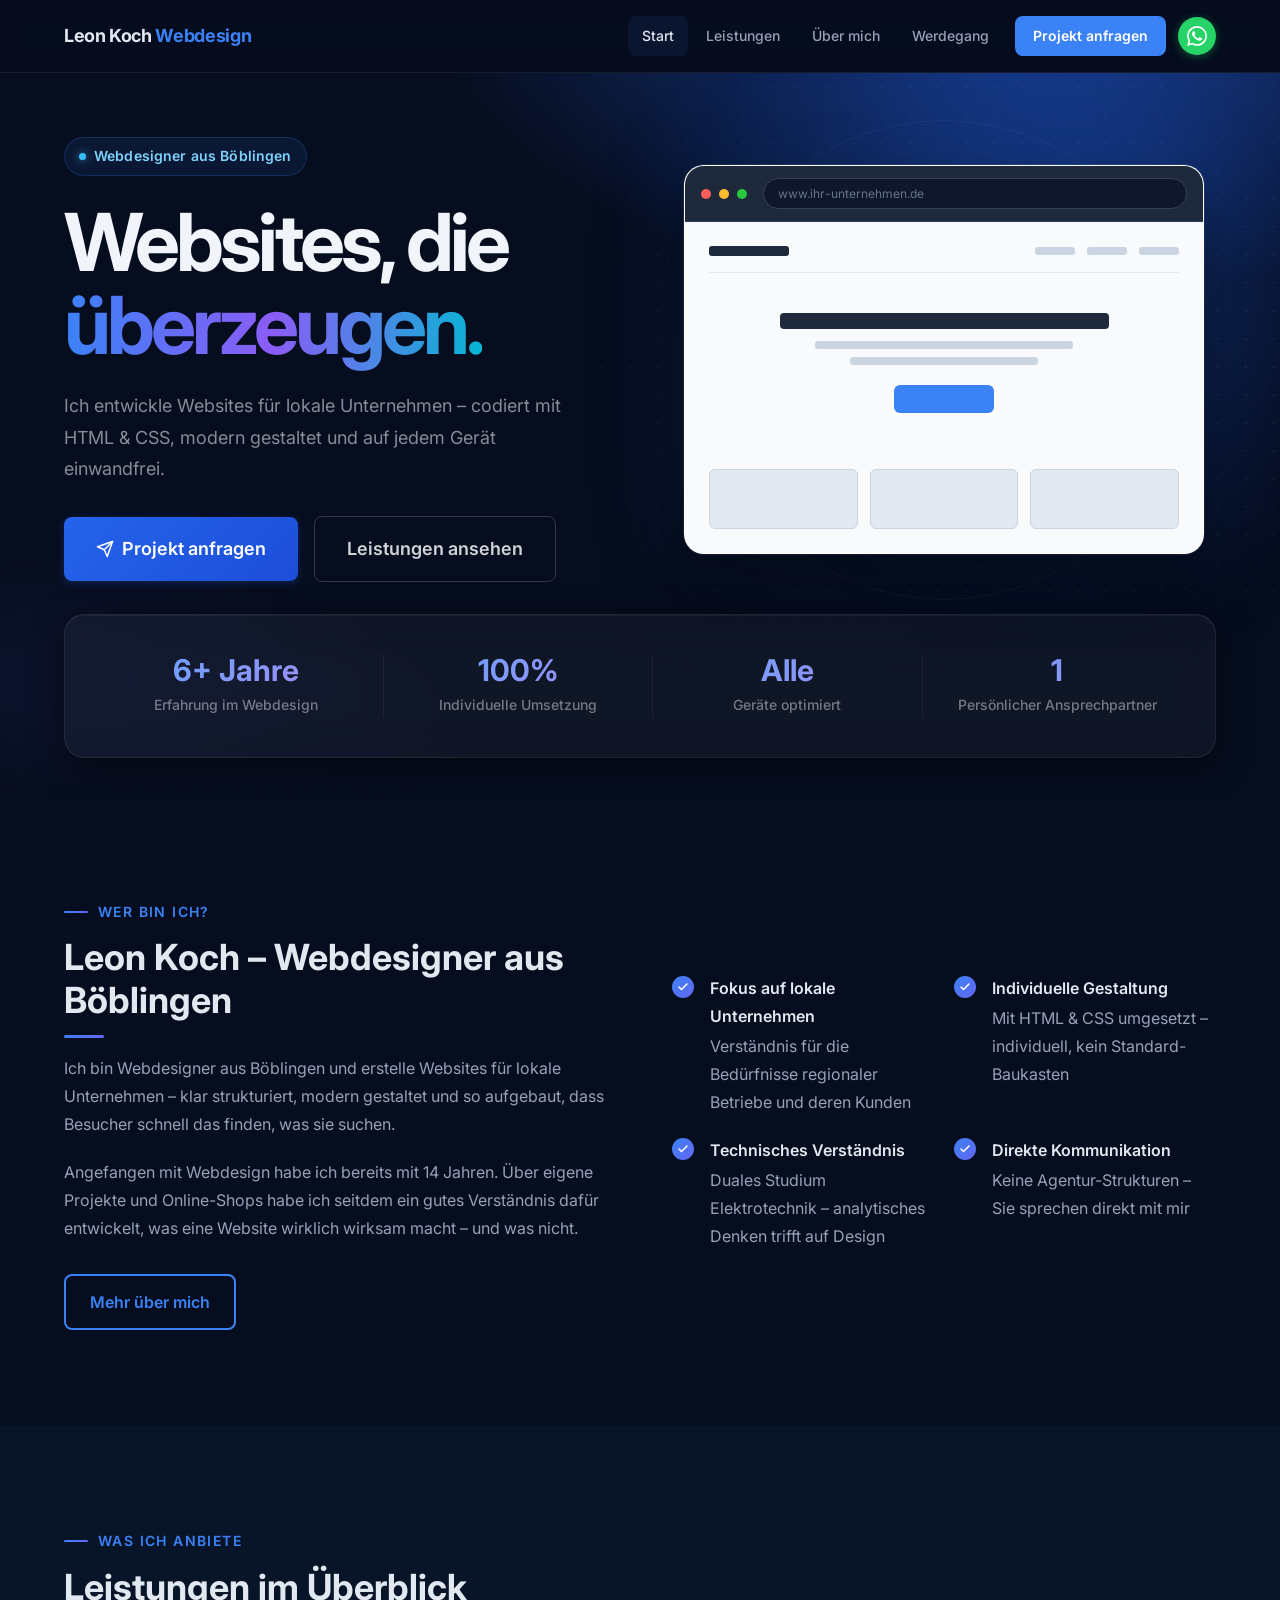
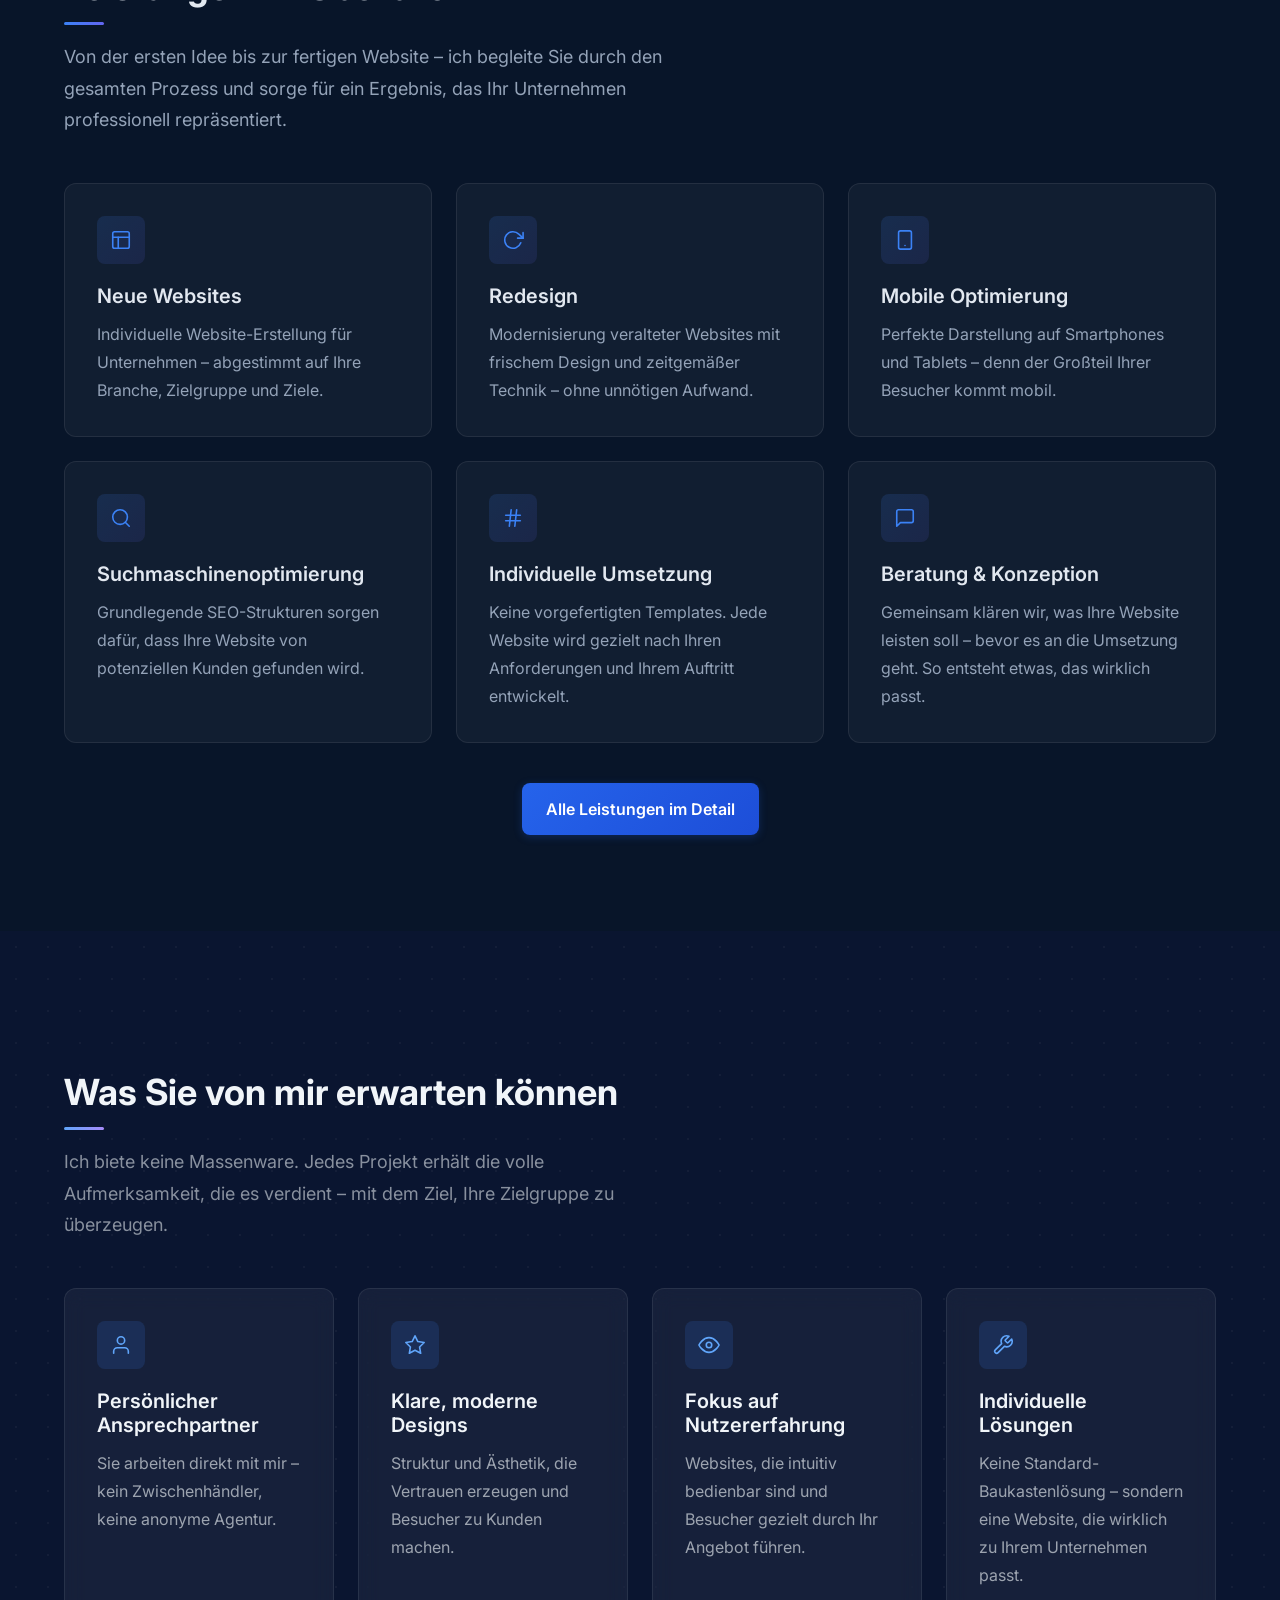
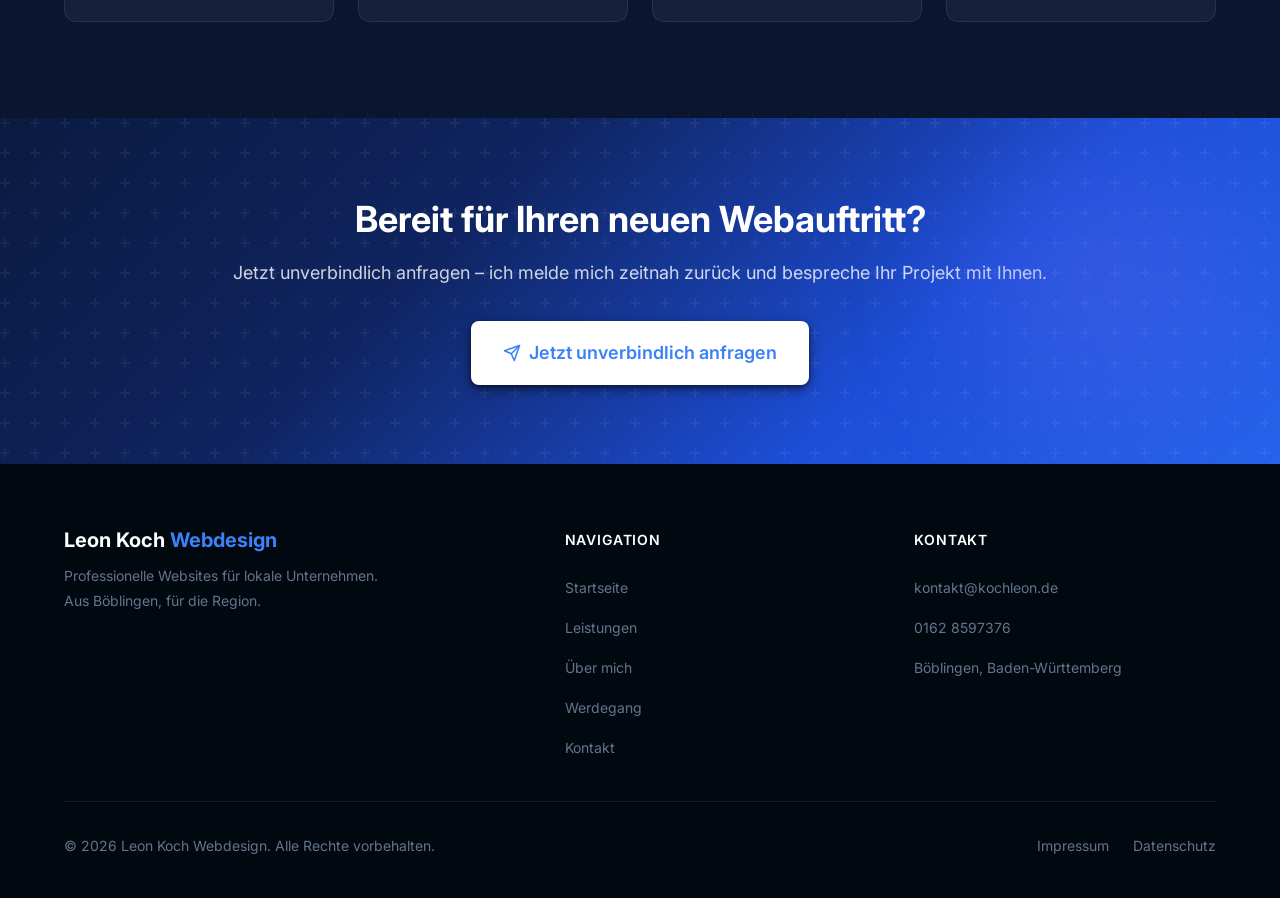
<file: index.html>
<!DOCTYPE html>
<html lang="de">
<head>
  <meta charset="UTF-8">
  <meta name="viewport" content="width=device-width, initial-scale=1.0">
  <meta name="description" content="Webdesigner aus Böblingen – Leon Koch erstellt professionelle Websites mit HTML & CSS für lokale Unternehmen. Individuell, modern, responsive. Jetzt anfragen.">
  <meta name="keywords" content="Webdesigner Böblingen, Webdesign Böblingen, Website erstellen Böblingen, HTML CSS Website, Webdesign Stuttgart, lokales Webdesign">
  <meta name="author" content="Leon Koch">
  <meta name="robots" content="index, follow">
  <title>Webdesigner Böblingen | Leon Koch – Websites mit HTML &amp; CSS</title>
  <link rel="canonical" href="https://kochleon.de/">

  <!-- Open Graph -->
  <meta property="og:type" content="website">
  <meta property="og:url" content="https://kochleon.de/">
  <meta property="og:title" content="Webdesigner Böblingen | Leon Koch – Websites mit HTML & CSS">
  <meta property="og:description" content="Professionelle Websites für lokale Unternehmen aus Böblingen – individuell mit HTML & CSS umgesetzt, modern gestaltet, auf jedem Gerät einwandfrei.">
  <meta property="og:locale" content="de_DE">
  <meta property="og:site_name" content="Leon Koch Webdesign">

  <!-- JSON-LD Structured Data -->
  <script type="application/ld+json">
  {
    "@context": "https://schema.org",
    "@graph": [
      {
        "@type": "LocalBusiness",
        "@id": "https://kochleon.de/#business",
        "name": "Leon Koch Webdesign",
        "description": "Professionelle Websites für lokale Unternehmen – individuell mit HTML & CSS umgesetzt.",
        "url": "https://kochleon.de/",
        "telephone": "+491628597376",
        "email": "kontakt@kochleon.de",
        "founder": { "@type": "Person", "name": "Leon Koch" },
        "address": {
          "@type": "PostalAddress",
          "streetAddress": "Freiburger Allee 24",
          "addressLocality": "Böblingen",
          "postalCode": "71034",
          "addressCountry": "DE"
        },
        "areaServed": ["Böblingen", "Stuttgart", "Sindelfingen", "Baden-Württemberg"],
        "priceRange": "€€",
        "knowsLanguage": "de",
        "sameAs": []
      },
      {
        "@type": "WebSite",
        "@id": "https://kochleon.de/#website",
        "url": "https://kochleon.de/",
        "name": "Leon Koch Webdesign",
        "inLanguage": "de-DE"
      },
      {
        "@type": "WebPage",
        "@id": "https://kochleon.de/#webpage",
        "url": "https://kochleon.de/",
        "name": "Webdesigner Böblingen | Leon Koch",
        "isPartOf": { "@id": "https://kochleon.de/#website" },
        "about": { "@id": "https://kochleon.de/#business" },
        "inLanguage": "de-DE"
      }
    ]
  }
  </script>

  <link rel="preconnect" href="https://fonts.googleapis.com">
  <link rel="preconnect" href="https://fonts.gstatic.com" crossorigin>
  <link href="https://fonts.googleapis.com/css2?family=Inter:wght@400;500;600;700&display=swap" rel="stylesheet">
  <link rel="icon" type="image/svg+xml" href="favicon.svg">
  <link rel="stylesheet" href="css/style.css">
</head>
<body>

  <a href="#main" class="skip-link">Zum Inhalt springen</a>

  <!-- ===== HEADER ===== -->
  <header class="header">
    <div class="container header__inner">
      <a href="index.html" class="header__logo" aria-label="Leon Koch Webdesign – Startseite">
        Leon Koch <span>Webdesign</span>
      </a>

      <input type="checkbox" id="nav-toggle" class="nav-toggle sr-only">
      <nav class="nav" aria-label="Hauptnavigation">
        <ul class="nav__list">
          <li><a href="index.html"       class="nav__link active">Start</a></li>
          <li><a href="leistungen.html"  class="nav__link">Leistungen</a></li>
          <li><a href="ueber-mich.html"  class="nav__link">Über mich</a></li>
          <li><a href="werdegang.html"   class="nav__link">Werdegang</a></li>
          <li><a href="kontakt.html"     class="nav__link nav__link--cta">Projekt anfragen</a></li>
        </ul>
      </nav>
      <div class="header__right">
        <a href="https://wa.me/491628597376" class="header__wa-btn" target="_blank" rel="noopener noreferrer" aria-label="Per WhatsApp kontaktieren"><svg xmlns="http://www.w3.org/2000/svg" viewBox="0 0 24 24" fill="currentColor" aria-hidden="true"><path d="M17.472 14.382c-.297-.149-1.758-.867-2.03-.967-.273-.099-.471-.148-.67.15-.197.297-.767.966-.94 1.164-.173.199-.347.223-.644.075-.297-.15-1.255-.463-2.39-1.475-.883-.788-1.48-1.761-1.653-2.059-.173-.297-.018-.458.13-.606.134-.133.298-.347.446-.52.149-.174.198-.298.298-.497.099-.198.05-.371-.025-.52-.075-.149-.669-1.612-.916-2.207-.242-.579-.487-.5-.669-.51-.173-.008-.371-.01-.57-.01-.198 0-.52.074-.792.372-.272.297-1.04 1.016-1.04 2.479 0 1.462 1.065 2.875 1.213 3.074.149.198 2.096 3.2 5.077 4.487.709.306 1.262.489 1.694.625.712.227 1.36.195 1.871.118.571-.085 1.758-.719 2.006-1.413.248-.694.248-1.289.173-1.413-.074-.124-.272-.198-.57-.347m-5.421 7.403h-.004a9.87 9.87 0 0 1-5.031-1.378l-.361-.214-3.741.982.998-3.648-.235-.374a9.86 9.86 0 0 1-1.51-5.26c.001-5.45 4.436-9.884 9.888-9.884 2.64 0 5.122 1.03 6.988 2.898a9.825 9.825 0 0 1 2.893 6.994c-.003 5.45-4.437 9.884-9.885 9.884m8.413-18.297A11.815 11.815 0 0 0 12.05 0C5.495 0 .16 5.335.157 11.892c0 2.096.547 4.142 1.588 5.945L.057 24l6.305-1.654a11.882 11.882 0 0 0 5.683 1.448h.005c6.554 0 11.89-5.335 11.893-11.893a11.821 11.821 0 0 0-3.48-8.413z"/></svg></a>
        <label for="nav-toggle" class="nav-toggle-label" aria-label="Navigation öffnen oder schließen">
        <span></span>
        <span></span>
        <span></span>
      </label>
      </div>
    </div>
  </header>

  <main id="main">

    <!-- ===== HERO ===== -->
    <section class="hero hero--dark" aria-label="Willkommen">
      <div class="hero__orb hero__orb--1" aria-hidden="true"></div>

      <div class="container hero__inner">

        <div class="hero__content">
          <div class="hero__eyebrow">
            <span class="hero__eyebrow-dot"></span>
            Webdesigner aus Böblingen
          </div>
          <h1 class="hero__title">
            Websites, die<br>
            <span class="text-gradient">überzeugen.</span>
          </h1>
          <p class="hero__subtitle">
            Ich entwickle Websites für lokale Unternehmen – codiert mit HTML & CSS,
            modern gestaltet und auf jedem Gerät einwandfrei.
          </p>
          <div class="hero__actions">
            <a href="kontakt.html" class="btn btn--primary btn--lg">
              <svg xmlns="http://www.w3.org/2000/svg" width="18" height="18" viewBox="0 0 24 24" fill="none" stroke="currentColor" stroke-width="2" stroke-linecap="round" stroke-linejoin="round" aria-hidden="true"><line x1="22" y1="2" x2="11" y2="13"></line><polygon points="22 2 15 22 11 13 2 9 22 2"></polygon></svg>
              Projekt anfragen
            </a>
            <a href="leistungen.html" class="btn btn--ghost-light btn--lg">Leistungen ansehen</a>
          </div>
        </div>

        <div class="hero__visual" aria-hidden="true">
          <div class="hero__visual-ring" aria-hidden="true"></div>
          <div class="browser-mockup">
            <div class="browser-bar">
              <span class="browser-dot"></span>
              <span class="browser-dot"></span>
              <span class="browser-dot"></span>
              <span class="browser-url">www.ihr-unternehmen.de</span>
            </div>
            <div class="browser-content">
              <div class="mock-nav">
                <div class="mock-logo"></div>
                <div class="mock-nav-links">
                  <div class="mock-nav-link"></div>
                  <div class="mock-nav-link"></div>
                  <div class="mock-nav-link"></div>
                </div>
              </div>
              <div class="mock-hero-area">
                <div class="mock-headline"></div>
                <div class="mock-subline"></div>
                <div class="mock-subline-short"></div>
                <div class="mock-btn"></div>
              </div>
              <div class="mock-cards">
                <div class="mock-card"></div>
                <div class="mock-card"></div>
                <div class="mock-card"></div>
              </div>
            </div>
          </div>
        </div>

      </div>

      <div class="container">
        <div class="stats-bar stats-bar--dark">
          <div class="stat">
            <div class="stat__number">6+ Jahre</div>
            <div class="stat__label">Erfahrung im Webdesign</div>
          </div>
          <div class="stat">
            <div class="stat__number" data-counter="100" data-suffix="%">100%</div>
            <div class="stat__label">Individuelle Umsetzung</div>
          </div>
          <div class="stat">
            <div class="stat__number">Alle</div>
            <div class="stat__label">Geräte optimiert</div>
          </div>
          <div class="stat">
            <div class="stat__number" data-counter="1">1</div>
            <div class="stat__label">Persönlicher Ansprechpartner</div>
          </div>
        </div>
      </div>
    </section>


    <!-- ===== KURZVORSTELLUNG ===== -->
    <section class="section" aria-label="Über Leon Koch">
      <div class="container">
        <div class="kurzvorstellung-grid" style="display:grid; grid-template-columns:1fr 1fr; gap:var(--sp-16); align-items:center;">

          <div>
            <span class="section-label">Wer bin ich?</span>
            <h2 class="section-title">Leon Koch – Webdesigner aus Böblingen</h2>
            <p style="margin-bottom:var(--sp-5);">
              Ich bin Webdesigner aus Böblingen und erstelle Websites für lokale Unternehmen –
              klar strukturiert, modern gestaltet und so aufgebaut, dass Besucher schnell das finden,
              was sie suchen.
            </p>
            <p style="margin-bottom:var(--sp-8);">
              Angefangen mit Webdesign habe ich bereits mit 14 Jahren. Über eigene Projekte und
              Online-Shops habe ich seitdem ein gutes Verständnis dafür entwickelt, was eine Website
              wirklich wirksam macht – und was nicht.
            </p>
            <a href="ueber-mich.html" class="btn btn--outline">Mehr über mich</a>
          </div>

          <div>
            <div class="feature-list">
              <div class="feature-item">
                <div class="feature-item__check" aria-hidden="true">
                  <svg xmlns="http://www.w3.org/2000/svg" viewBox="0 0 24 24" fill="none" stroke="currentColor" stroke-width="3" stroke-linecap="round" stroke-linejoin="round"><polyline points="20 6 9 17 4 12"></polyline></svg>
                </div>
                <div class="feature-item__text">
                  <span class="feature-item__title">Fokus auf lokale Unternehmen</span>
                  Verständnis für die Bedürfnisse regionaler Betriebe und deren Kunden
                </div>
              </div>
              <div class="feature-item">
                <div class="feature-item__check" aria-hidden="true">
                  <svg xmlns="http://www.w3.org/2000/svg" viewBox="0 0 24 24" fill="none" stroke="currentColor" stroke-width="3" stroke-linecap="round" stroke-linejoin="round"><polyline points="20 6 9 17 4 12"></polyline></svg>
                </div>
                <div class="feature-item__text">
                  <span class="feature-item__title">Individuelle Gestaltung</span>
                  Mit HTML & CSS umgesetzt – individuell, kein Standard-Baukasten
                </div>
              </div>
              <div class="feature-item">
                <div class="feature-item__check" aria-hidden="true">
                  <svg xmlns="http://www.w3.org/2000/svg" viewBox="0 0 24 24" fill="none" stroke="currentColor" stroke-width="3" stroke-linecap="round" stroke-linejoin="round"><polyline points="20 6 9 17 4 12"></polyline></svg>
                </div>
                <div class="feature-item__text">
                  <span class="feature-item__title">Technisches Verständnis</span>
                  Duales Studium Elektrotechnik – analytisches Denken trifft auf Design
                </div>
              </div>
              <div class="feature-item">
                <div class="feature-item__check" aria-hidden="true">
                  <svg xmlns="http://www.w3.org/2000/svg" viewBox="0 0 24 24" fill="none" stroke="currentColor" stroke-width="3" stroke-linecap="round" stroke-linejoin="round"><polyline points="20 6 9 17 4 12"></polyline></svg>
                </div>
                <div class="feature-item__text">
                  <span class="feature-item__title">Direkte Kommunikation</span>
                  Keine Agentur-Strukturen – Sie sprechen direkt mit mir
                </div>
              </div>
            </div>
          </div>

        </div>
      </div>
    </section>


    <!-- ===== LEISTUNGEN ÜBERBLICK ===== -->
    <section class="section section--alt" aria-label="Leistungsübersicht">
      <div class="container">
        <span class="section-label">Was ich anbiete</span>
        <h2 class="section-title">Leistungen im Überblick</h2>
        <p class="section-subtitle">
          Von der ersten Idee bis zur fertigen Website – ich begleite Sie durch den gesamten Prozess
          und sorge für ein Ergebnis, das Ihr Unternehmen professionell repräsentiert.
        </p>

        <div class="card-grid">

          <article class="card">
            <div class="card__icon" aria-hidden="true">
              <svg xmlns="http://www.w3.org/2000/svg" viewBox="0 0 24 24" fill="none" stroke="currentColor" stroke-width="1.75" stroke-linecap="round" stroke-linejoin="round"><rect x="3" y="3" width="18" height="18" rx="2" ry="2"></rect><line x1="3" y1="9" x2="21" y2="9"></line><line x1="9" y1="21" x2="9" y2="9"></line></svg>
            </div>
            <h3 class="card__title">Neue Websites</h3>
            <p class="card__text">Individuelle Website-Erstellung für Unternehmen – abgestimmt auf Ihre Branche, Zielgruppe und Ziele.</p>
          </article>

          <article class="card">
            <div class="card__icon" aria-hidden="true">
              <svg xmlns="http://www.w3.org/2000/svg" viewBox="0 0 24 24" fill="none" stroke="currentColor" stroke-width="1.75" stroke-linecap="round" stroke-linejoin="round"><polyline points="23 4 23 10 17 10"></polyline><path d="M20.49 15a9 9 0 1 1-2.12-9.36L23 10"></path></svg>
            </div>
            <h3 class="card__title">Redesign</h3>
            <p class="card__text">Modernisierung veralteter Websites mit frischem Design und zeitgemäßer Technik – ohne unnötigen Aufwand.</p>
          </article>

          <article class="card">
            <div class="card__icon" aria-hidden="true">
              <svg xmlns="http://www.w3.org/2000/svg" viewBox="0 0 24 24" fill="none" stroke="currentColor" stroke-width="1.75" stroke-linecap="round" stroke-linejoin="round"><rect x="5" y="2" width="14" height="20" rx="2" ry="2"></rect><line x1="12" y1="18" x2="12.01" y2="18"></line></svg>
            </div>
            <h3 class="card__title">Mobile Optimierung</h3>
            <p class="card__text">Perfekte Darstellung auf Smartphones und Tablets – denn der Großteil Ihrer Besucher kommt mobil.</p>
          </article>

          <article class="card">
            <div class="card__icon" aria-hidden="true">
              <svg xmlns="http://www.w3.org/2000/svg" viewBox="0 0 24 24" fill="none" stroke="currentColor" stroke-width="1.75" stroke-linecap="round" stroke-linejoin="round"><circle cx="11" cy="11" r="8"></circle><line x1="21" y1="21" x2="16.65" y2="16.65"></line></svg>
            </div>
            <h3 class="card__title">Suchmaschinenoptimierung</h3>
            <p class="card__text">Grundlegende SEO-Strukturen sorgen dafür, dass Ihre Website von potenziellen Kunden gefunden wird.</p>
          </article>

          <article class="card">
            <div class="card__icon" aria-hidden="true">
              <svg xmlns="http://www.w3.org/2000/svg" viewBox="0 0 24 24" fill="none" stroke="currentColor" stroke-width="1.75" stroke-linecap="round" stroke-linejoin="round"><line x1="4" y1="9" x2="20" y2="9"></line><line x1="4" y1="15" x2="20" y2="15"></line><line x1="10" y1="3" x2="8" y2="21"></line><line x1="16" y1="3" x2="14" y2="21"></line></svg>
            </div>
            <h3 class="card__title">Individuelle Umsetzung</h3>
            <p class="card__text">Keine vorgefertigten Templates. Jede Website wird gezielt nach Ihren Anforderungen und Ihrem Auftritt entwickelt.</p>
          </article>

          <article class="card">
            <div class="card__icon" aria-hidden="true">
              <svg xmlns="http://www.w3.org/2000/svg" viewBox="0 0 24 24" fill="none" stroke="currentColor" stroke-width="1.75" stroke-linecap="round" stroke-linejoin="round"><path d="M21 15a2 2 0 0 1-2 2H7l-4 4V5a2 2 0 0 1 2-2h14a2 2 0 0 1 2 2z"></path></svg>
            </div>
            <h3 class="card__title">Beratung & Konzeption</h3>
            <p class="card__text">Gemeinsam klären wir, was Ihre Website leisten soll – bevor es an die Umsetzung geht. So entsteht etwas, das wirklich passt.</p>
          </article>

        </div>

        <div style="text-align:center; margin-top:var(--sp-10);">
          <a href="leistungen.html" class="btn btn--primary">Alle Leistungen im Detail</a>
        </div>

      </div>
    </section>


    <!-- ===== WARUM ICH ===== -->
    <section class="section section--dark" aria-label="Warum Leon Koch Webdesign">
      <div class="container">
        <span class="section-label">Warum mit mir arbeiten</span>
        <h2 class="section-title">Was Sie von mir erwarten können</h2>
        <p class="section-subtitle">
          Ich biete keine Massenware. Jedes Projekt erhält die volle Aufmerksamkeit, die es verdient –
          mit dem Ziel, Ihre Zielgruppe zu überzeugen.
        </p>

        <div class="card-grid card-grid--4">

          <article class="card">
            <div class="card__icon" aria-hidden="true">
              <svg xmlns="http://www.w3.org/2000/svg" viewBox="0 0 24 24" fill="none" stroke="currentColor" stroke-width="1.75" stroke-linecap="round" stroke-linejoin="round"><path d="M20 21v-2a4 4 0 0 0-4-4H8a4 4 0 0 0-4 4v2"></path><circle cx="12" cy="7" r="4"></circle></svg>
            </div>
            <h3 class="card__title">Persönlicher Ansprechpartner</h3>
            <p class="card__text">Sie arbeiten direkt mit mir – kein Zwischenhändler, keine anonyme Agentur.</p>
          </article>

          <article class="card">
            <div class="card__icon" aria-hidden="true">
              <svg xmlns="http://www.w3.org/2000/svg" viewBox="0 0 24 24" fill="none" stroke="currentColor" stroke-width="1.75" stroke-linecap="round" stroke-linejoin="round"><polygon points="12 2 15.09 8.26 22 9.27 17 14.14 18.18 21.02 12 17.77 5.82 21.02 7 14.14 2 9.27 8.91 8.26 12 2"></polygon></svg>
            </div>
            <h3 class="card__title">Klare, moderne Designs</h3>
            <p class="card__text">Struktur und Ästhetik, die Vertrauen erzeugen und Besucher zu Kunden machen.</p>
          </article>

          <article class="card">
            <div class="card__icon" aria-hidden="true">
              <svg xmlns="http://www.w3.org/2000/svg" viewBox="0 0 24 24" fill="none" stroke="currentColor" stroke-width="1.75" stroke-linecap="round" stroke-linejoin="round"><path d="M1 12s4-8 11-8 11 8 11 8-4 8-11 8-11-8-11-8z"></path><circle cx="12" cy="12" r="3"></circle></svg>
            </div>
            <h3 class="card__title">Fokus auf Nutzererfahrung</h3>
            <p class="card__text">Websites, die intuitiv bedienbar sind und Besucher gezielt durch Ihr Angebot führen.</p>
          </article>

          <article class="card">
            <div class="card__icon" aria-hidden="true">
              <svg xmlns="http://www.w3.org/2000/svg" viewBox="0 0 24 24" fill="none" stroke="currentColor" stroke-width="1.75" stroke-linecap="round" stroke-linejoin="round"><path d="M14.7 6.3a1 1 0 0 0 0 1.4l1.6 1.6a1 1 0 0 0 1.4 0l3.77-3.77a6 6 0 0 1-7.94 7.94l-6.91 6.91a2.12 2.12 0 0 1-3-3l6.91-6.91a6 6 0 0 1 7.94-7.94l-3.76 3.76z"></path></svg>
            </div>
            <h3 class="card__title">Individuelle Lösungen</h3>
            <p class="card__text">Keine Standard-Baukastenlösung – sondern eine Website, die wirklich zu Ihrem Unternehmen passt.</p>
          </article>

        </div>
      </div>
    </section>


    <!-- ===== CTA ===== -->
    <section class="cta-section" aria-label="Jetzt anfragen">
      <div class="container cta-section__inner">
        <h2>Bereit für Ihren neuen Webauftritt?</h2>
        <p>Jetzt unverbindlich anfragen – ich melde mich zeitnah zurück und bespreche Ihr Projekt mit Ihnen.</p>
        <a href="kontakt.html" class="btn btn--white btn--lg">
          <svg xmlns="http://www.w3.org/2000/svg" width="18" height="18" viewBox="0 0 24 24" fill="none" stroke="currentColor" stroke-width="2" stroke-linecap="round" stroke-linejoin="round" aria-hidden="true"><line x1="22" y1="2" x2="11" y2="13"></line><polygon points="22 2 15 22 11 13 2 9 22 2"></polygon></svg>
          Jetzt unverbindlich anfragen
        </a>
      </div>
    </section>

  </main>


  <!-- ===== FOOTER ===== -->
  <footer class="footer" aria-label="Seitenfu&szlig;">
    <div class="container">
      <div class="footer__inner">

        <div class="footer__brand">
          <h3>Leon Koch <span>Webdesign</span></h3>
          <p>Professionelle Websites für lokale Unternehmen. Aus Böblingen, für die Region.</p>
        </div>

        <div>
          <p class="footer__col-title">Navigation</p>
          <ul class="footer__links">
            <li><a href="index.html"      class="footer__link">Startseite</a></li>
            <li><a href="leistungen.html" class="footer__link">Leistungen</a></li>
            <li><a href="ueber-mich.html" class="footer__link">Über mich</a></li>
            <li><a href="werdegang.html"  class="footer__link">Werdegang</a></li>
            <li><a href="kontakt.html"    class="footer__link">Kontakt</a></li>
          </ul>
        </div>

        <div>
          <p class="footer__col-title">Kontakt</p>
          <ul class="footer__links">
            <li><a href="mailto:kontakt@kochleon.de" class="footer__link">kontakt@kochleon.de</a></li>
            <li><a href="tel:+491628597376"         class="footer__link">0162 8597376</a></li>
            <li><span class="footer__link">Böblingen, Baden-Württemberg</span></li>
          </ul>
        </div>

      </div>

      <div class="footer__bottom">
        <p class="footer__copy">&copy; 2026 Leon Koch Webdesign. Alle Rechte vorbehalten.</p>
        <nav class="footer__legal" aria-label="Rechtliches">
          <a href="impressum.html">Impressum</a>
          <a href="datenschutz.html">Datenschutz</a>
        </nav>
      </div>
    </div>
  </footer>

  <script src="js/main.js" defer></script>
  
</body>
</html>
</file>
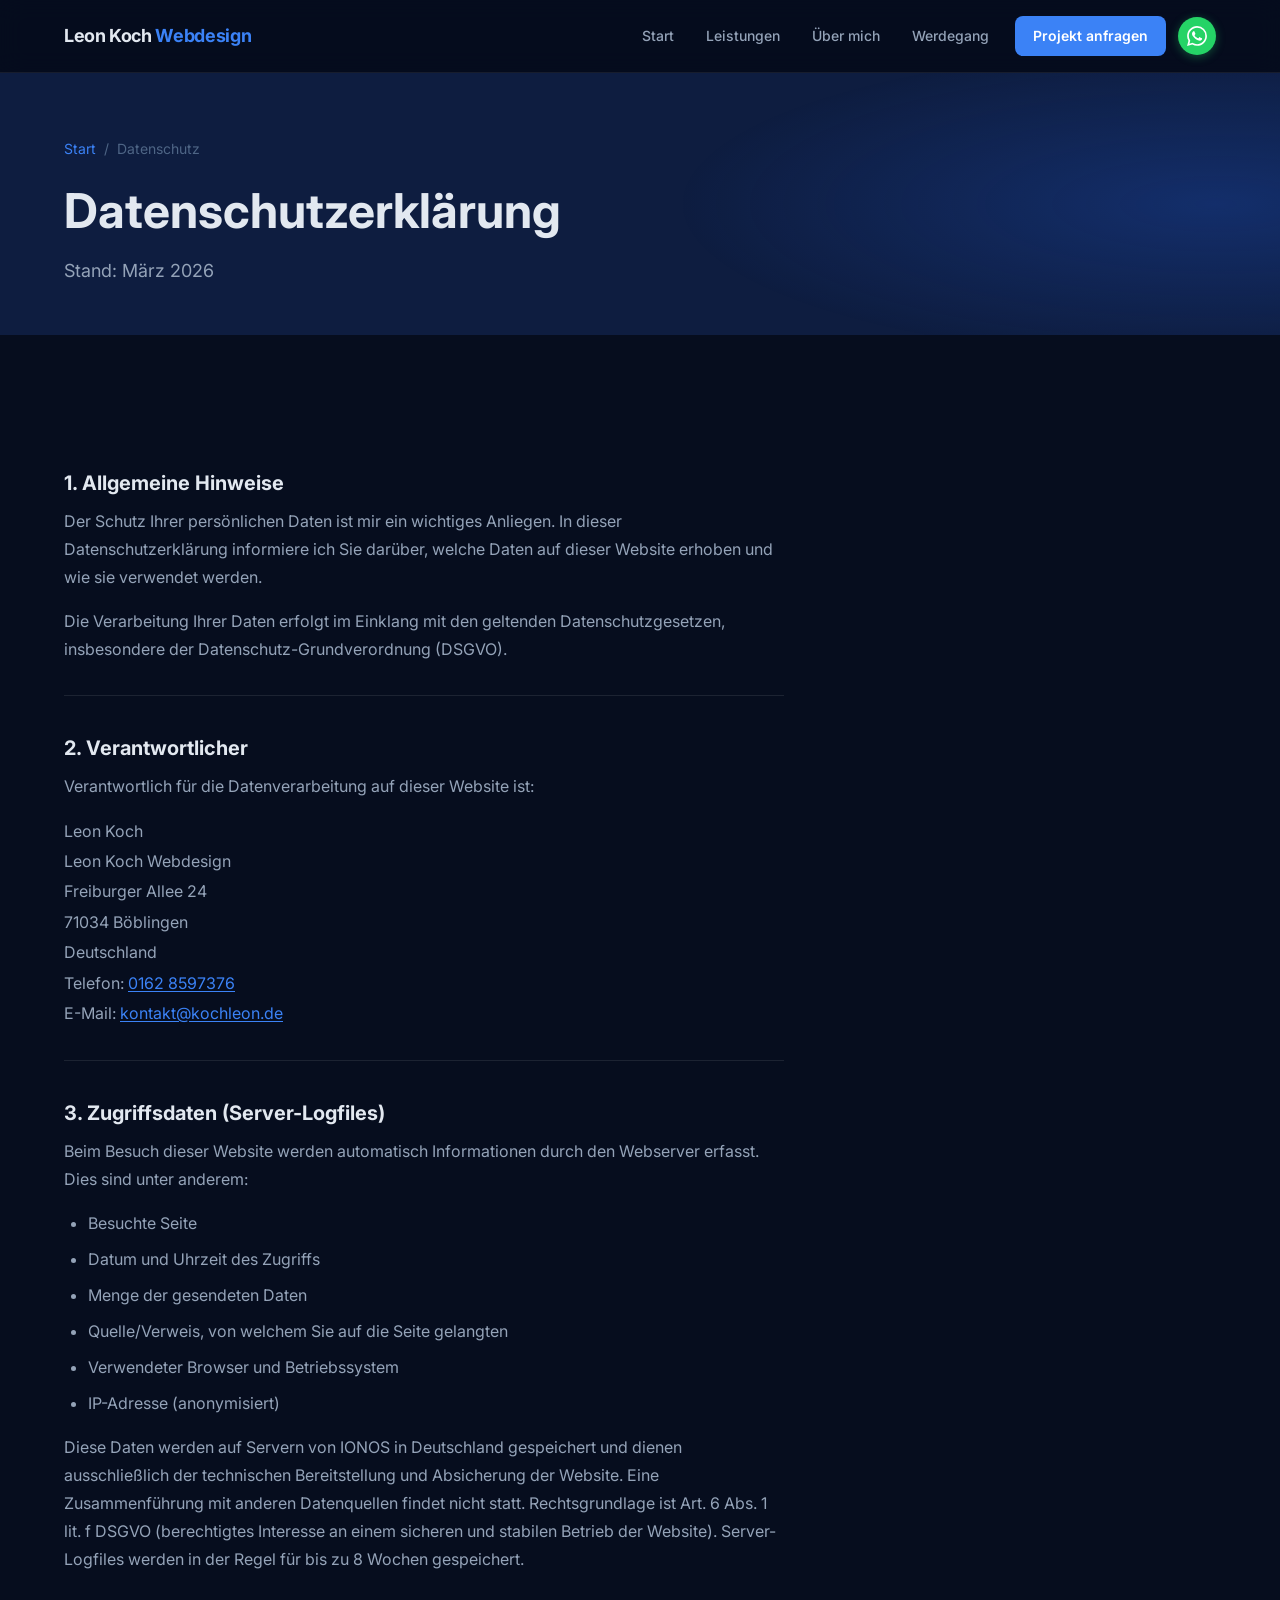
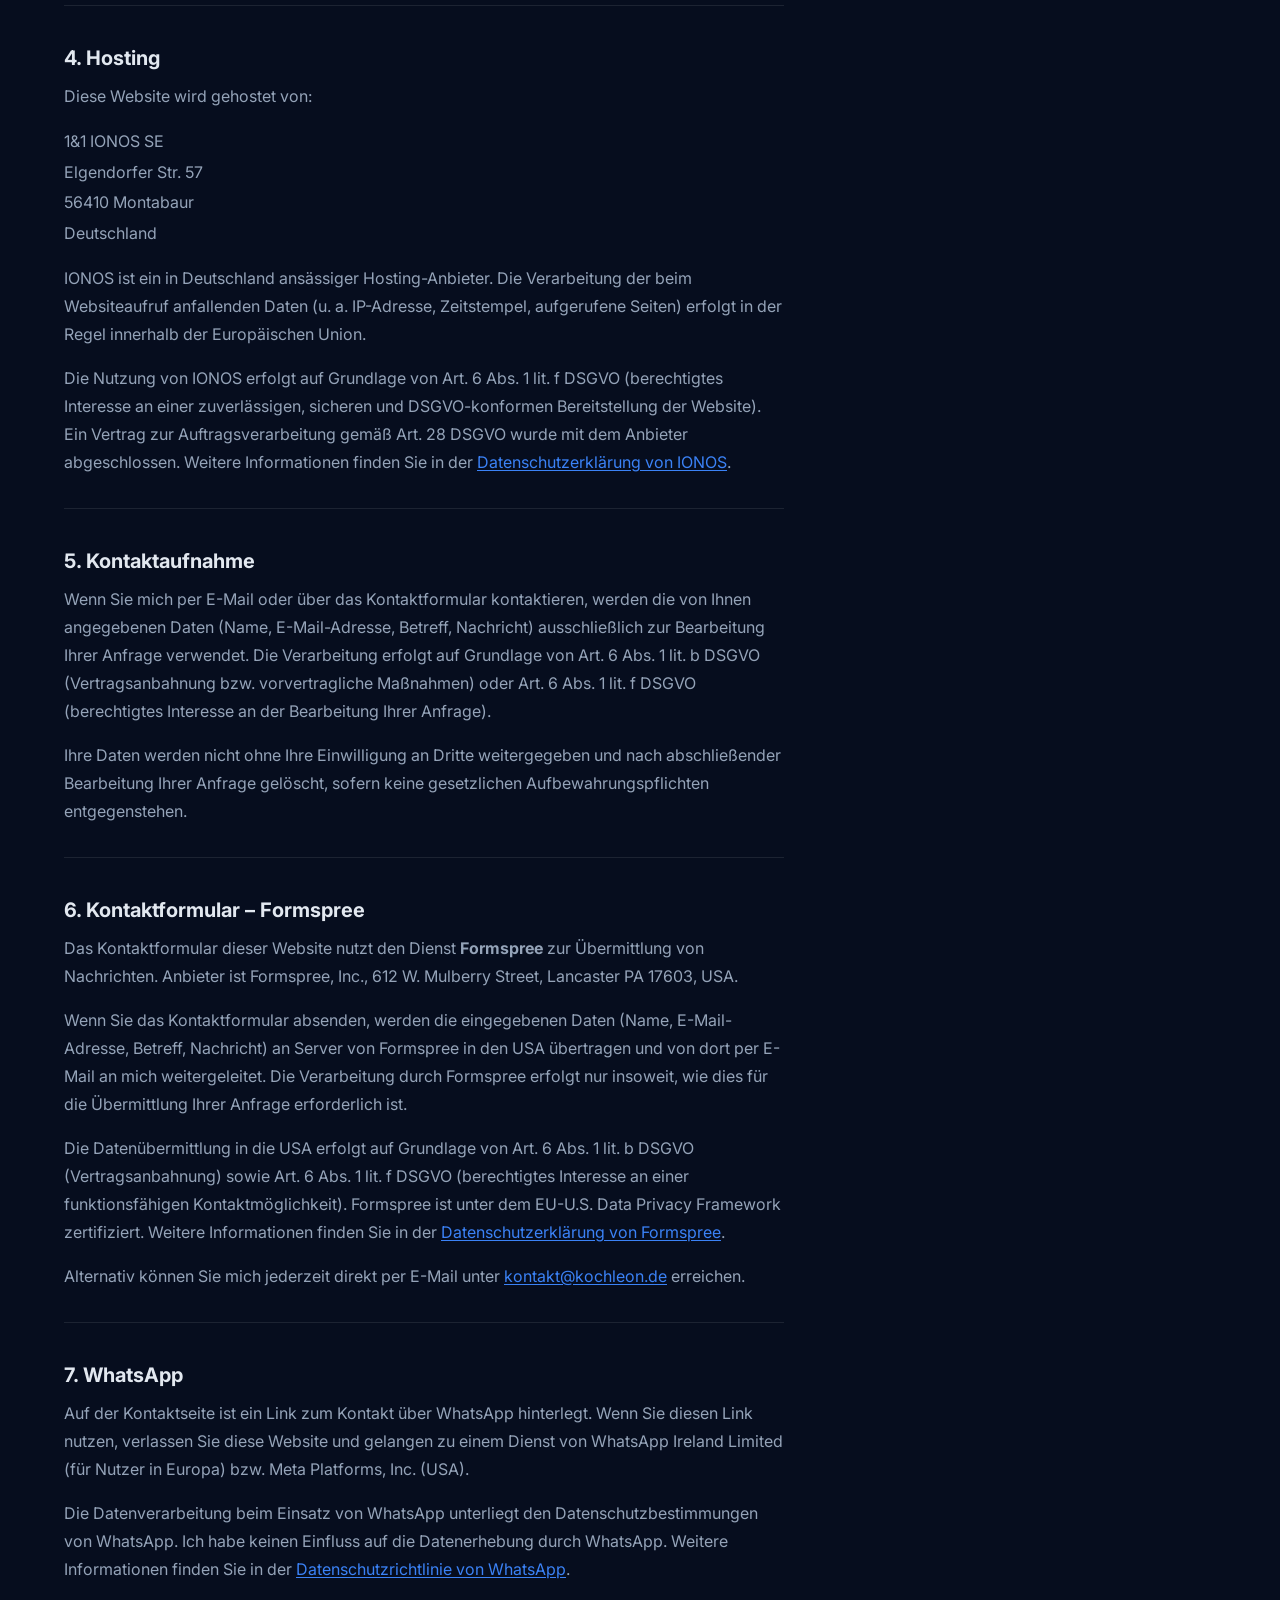
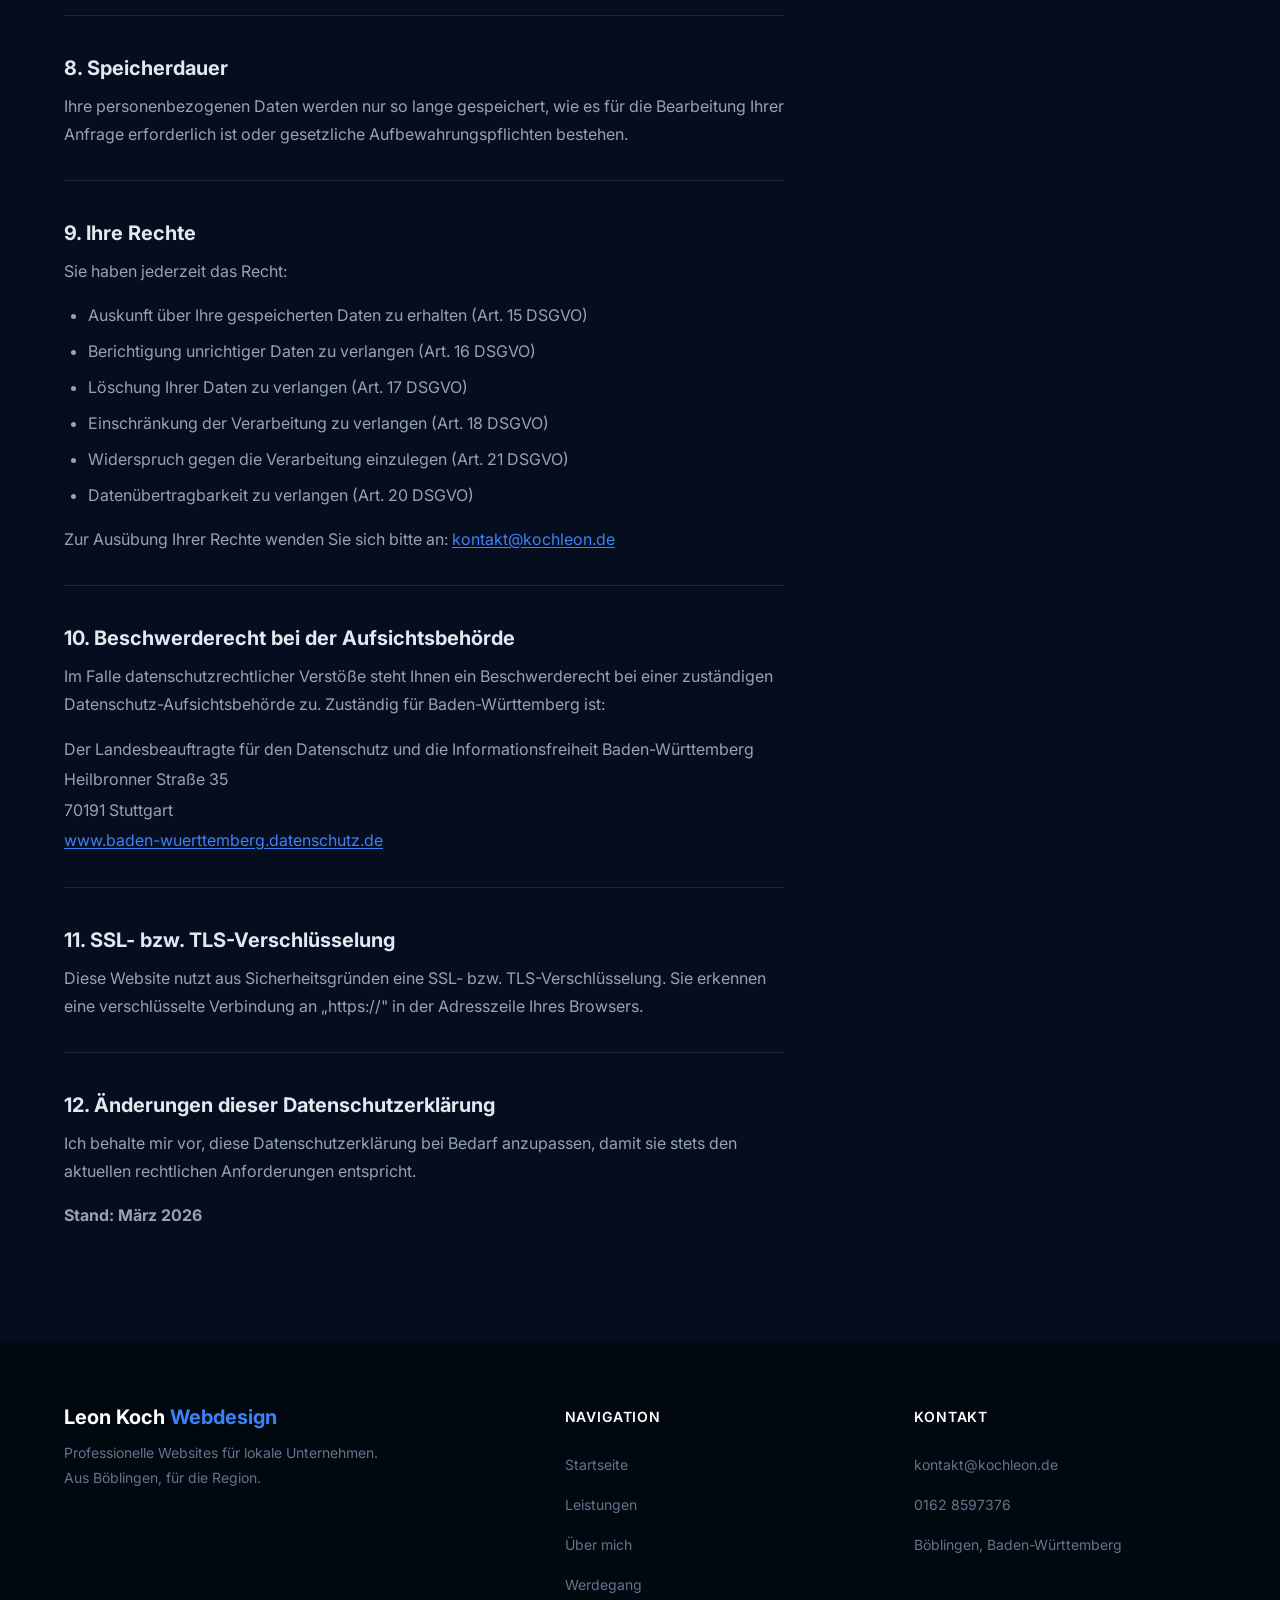
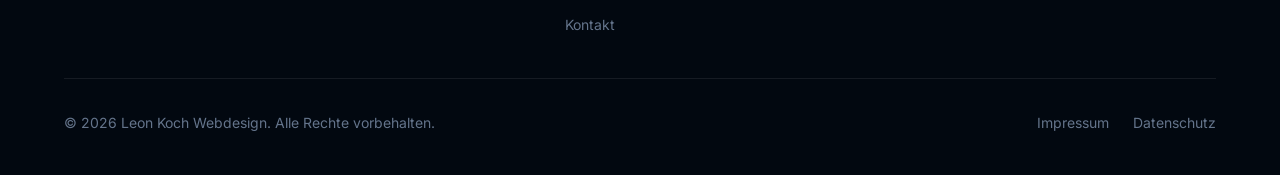
<file: datenschutz.html>
<!DOCTYPE html>
<html lang="de">
<head>
  <meta charset="UTF-8">
  <meta name="viewport" content="width=device-width, initial-scale=1.0">
  <meta name="robots" content="noindex, nofollow">
  <title>Datenschutz – Leon Koch Webdesign</title>
  <link rel="preconnect" href="https://fonts.googleapis.com">
  <link rel="preconnect" href="https://fonts.gstatic.com" crossorigin>
  <link href="https://fonts.googleapis.com/css2?family=Inter:wght@400;500;600;700&display=swap" rel="stylesheet">
  <link rel="icon" type="image/svg+xml" href="favicon.svg">
  <link rel="stylesheet" href="css/style.css">
  <style>
    .legal-content {
      max-width: 720px;
    }
    .legal-content h2 {
      font-size: var(--fs-xl);
      margin-top: var(--sp-10);
      margin-bottom: var(--sp-3);
      padding-bottom: 0;
    }
    .legal-content h2::after { display: none; }
    .legal-content p {
      color: var(--clr-text-muted);
      margin-bottom: var(--sp-4);
      line-height: var(--lh-relaxed);
    }
    .legal-content ul {
      list-style: disc;
      padding-left: var(--sp-6);
      margin-bottom: var(--sp-4);
    }
    .legal-content ul li {
      color: var(--clr-text-muted);
      margin-bottom: var(--sp-2);
      line-height: var(--lh-relaxed);
    }
    .legal-content a {
      color: var(--clr-accent);
      text-decoration: underline;
      text-underline-offset: 2px;
    }
    .legal-content address {
      font-style: normal;
      color: var(--clr-text-muted);
      line-height: 1.9;
      margin-bottom: var(--sp-4);
    }
    .legal-divider {
      border: none;
      border-top: 1px solid var(--clr-border);
      margin: var(--sp-8) 0;
    }
  </style>
</head>
<body>

  <a href="#main" class="skip-link">Zum Inhalt springen</a>

  <header class="header">
    <div class="container header__inner">
      <a href="index.html" class="header__logo" aria-label="Leon Koch Webdesign – Startseite">
        Leon Koch <span>Webdesign</span>
      </a>

      <input type="checkbox" id="nav-toggle" class="nav-toggle sr-only">
      <nav class="nav" aria-label="Hauptnavigation">
        <ul class="nav__list">
          <li><a href="index.html"      class="nav__link">Start</a></li>
          <li><a href="leistungen.html" class="nav__link">Leistungen</a></li>
          <li><a href="ueber-mich.html" class="nav__link">Über mich</a></li>
          <li><a href="werdegang.html"  class="nav__link">Werdegang</a></li>
          <li><a href="kontakt.html"    class="nav__link nav__link--cta">Projekt anfragen</a></li>
        </ul>
      </nav>
      <div class="header__right">
        <a href="https://wa.me/491628597376" class="header__wa-btn" target="_blank" rel="noopener noreferrer" aria-label="Per WhatsApp kontaktieren"><svg xmlns="http://www.w3.org/2000/svg" viewBox="0 0 24 24" fill="currentColor" aria-hidden="true"><path d="M17.472 14.382c-.297-.149-1.758-.867-2.03-.967-.273-.099-.471-.148-.67.15-.197.297-.767.966-.94 1.164-.173.199-.347.223-.644.075-.297-.15-1.255-.463-2.39-1.475-.883-.788-1.48-1.761-1.653-2.059-.173-.297-.018-.458.13-.606.134-.133.298-.347.446-.52.149-.174.198-.298.298-.497.099-.198.05-.371-.025-.52-.075-.149-.669-1.612-.916-2.207-.242-.579-.487-.5-.669-.51-.173-.008-.371-.01-.57-.01-.198 0-.52.074-.792.372-.272.297-1.04 1.016-1.04 2.479 0 1.462 1.065 2.875 1.213 3.074.149.198 2.096 3.2 5.077 4.487.709.306 1.262.489 1.694.625.712.227 1.36.195 1.871.118.571-.085 1.758-.719 2.006-1.413.248-.694.248-1.289.173-1.413-.074-.124-.272-.198-.57-.347m-5.421 7.403h-.004a9.87 9.87 0 0 1-5.031-1.378l-.361-.214-3.741.982.998-3.648-.235-.374a9.86 9.86 0 0 1-1.51-5.26c.001-5.45 4.436-9.884 9.888-9.884 2.64 0 5.122 1.03 6.988 2.898a9.825 9.825 0 0 1 2.893 6.994c-.003 5.45-4.437 9.884-9.885 9.884m8.413-18.297A11.815 11.815 0 0 0 12.05 0C5.495 0 .16 5.335.157 11.892c0 2.096.547 4.142 1.588 5.945L.057 24l6.305-1.654a11.882 11.882 0 0 0 5.683 1.448h.005c6.554 0 11.89-5.335 11.893-11.893a11.821 11.821 0 0 0-3.48-8.413z"/></svg></a>
        <label for="nav-toggle" class="nav-toggle-label" aria-label="Navigation öffnen oder schließen">
        <span></span><span></span><span></span>
      </label>
      </div>
    </div>
  </header>

  <main id="main">
    <section class="page-hero">
      <div class="container">
        <nav class="page-hero__breadcrumb" aria-label="Breadcrumb">
          <a href="index.html">Start</a>
          <span aria-hidden="true">/</span>
          <span aria-current="page">Datenschutz</span>
        </nav>
        <h1 class="page-hero__title">Datenschutzerklärung</h1>
        <p class="page-hero__subtitle">Stand: März 2026</p>
      </div>
    </section>

    <section class="section">
      <div class="container">
        <div class="legal-content">

          <h2>1. Allgemeine Hinweise</h2>
          <p>
            Der Schutz Ihrer persönlichen Daten ist mir ein wichtiges Anliegen.
            In dieser Datenschutzerklärung informiere ich Sie darüber, welche Daten auf dieser Website
            erhoben und wie sie verwendet werden.
          </p>
          <p>
            Die Verarbeitung Ihrer Daten erfolgt im Einklang mit den geltenden Datenschutzgesetzen,
            insbesondere der Datenschutz-Grundverordnung (DSGVO).
          </p>

          <hr class="legal-divider">

          <h2>2. Verantwortlicher</h2>
          <p>Verantwortlich für die Datenverarbeitung auf dieser Website ist:</p>
          <address>
            Leon Koch<br>
            Leon Koch Webdesign<br>
            Freiburger Allee 24<br>
            71034 Böblingen<br>
            Deutschland<br>
            Telefon: <a href="tel:+491628597376">0162 8597376</a><br>
            E-Mail: <a href="mailto:kontakt@kochleon.de">kontakt@kochleon.de</a>
          </address>

          <hr class="legal-divider">

          <h2>3. Zugriffsdaten (Server-Logfiles)</h2>
          <p>
            Beim Besuch dieser Website werden automatisch Informationen durch den Webserver erfasst.
            Dies sind unter anderem:
          </p>
          <ul>
            <li>Besuchte Seite</li>
            <li>Datum und Uhrzeit des Zugriffs</li>
            <li>Menge der gesendeten Daten</li>
            <li>Quelle/Verweis, von welchem Sie auf die Seite gelangten</li>
            <li>Verwendeter Browser und Betriebssystem</li>
            <li>IP-Adresse (anonymisiert)</li>
          </ul>
          <p>
            Diese Daten werden auf Servern von IONOS in Deutschland gespeichert und dienen ausschließlich
            der technischen Bereitstellung und Absicherung der Website. Eine Zusammenführung mit anderen
            Datenquellen findet nicht statt. Rechtsgrundlage ist Art. 6 Abs. 1 lit. f DSGVO
            (berechtigtes Interesse an einem sicheren und stabilen Betrieb der Website).
            Server-Logfiles werden in der Regel für bis zu 8 Wochen gespeichert.
          </p>

          <hr class="legal-divider">

          <h2>4. Hosting</h2>
          <p>
            Diese Website wird gehostet von:
          </p>
          <address>
            1&amp;1 IONOS SE<br>
            Elgendorfer Str. 57<br>
            56410 Montabaur<br>
            Deutschland
          </address>
          <p>
            IONOS ist ein in Deutschland ansässiger Hosting-Anbieter. Die Verarbeitung der beim Websiteaufruf
            anfallenden Daten (u. a. IP-Adresse, Zeitstempel, aufgerufene Seiten) erfolgt in der Regel
            innerhalb der Europäischen Union.
          </p>
          <p>
            Die Nutzung von IONOS erfolgt auf Grundlage von Art. 6 Abs. 1 lit. f DSGVO (berechtigtes Interesse
            an einer zuverlässigen, sicheren und DSGVO-konformen Bereitstellung der Website).
            Ein Vertrag zur Auftragsverarbeitung gemäß Art. 28 DSGVO wurde mit dem Anbieter abgeschlossen.
            Weitere Informationen finden Sie in der
            <a href="https://www.ionos.de/terms-gtc/datenschutzerklaerung/" target="_blank" rel="noopener noreferrer">Datenschutzerklärung von IONOS</a>.
          </p>

          <hr class="legal-divider">

          <h2>5. Kontaktaufnahme</h2>
          <p>
            Wenn Sie mich per E-Mail oder über das Kontaktformular kontaktieren, werden die von Ihnen
            angegebenen Daten (Name, E-Mail-Adresse, Betreff, Nachricht) ausschließlich zur Bearbeitung
            Ihrer Anfrage verwendet. Die Verarbeitung erfolgt auf Grundlage von Art. 6 Abs. 1 lit. b DSGVO
            (Vertragsanbahnung bzw. vorvertragliche Maßnahmen) oder Art. 6 Abs. 1 lit. f DSGVO
            (berechtigtes Interesse an der Bearbeitung Ihrer Anfrage).
          </p>
          <p>
            Ihre Daten werden nicht ohne Ihre Einwilligung an Dritte weitergegeben und nach abschließender
            Bearbeitung Ihrer Anfrage gelöscht, sofern keine gesetzlichen Aufbewahrungspflichten entgegenstehen.
          </p>

          <hr class="legal-divider">

          <h2>6. Kontaktformular – Formspree</h2>
          <p>
            Das Kontaktformular dieser Website nutzt den Dienst <strong>Formspree</strong> zur Übermittlung
            von Nachrichten. Anbieter ist Formspree, Inc., 612 W. Mulberry Street, Lancaster PA 17603, USA.
          </p>
          <p>
            Wenn Sie das Kontaktformular absenden, werden die eingegebenen Daten (Name, E-Mail-Adresse,
            Betreff, Nachricht) an Server von Formspree in den USA übertragen und von dort per E-Mail
            an mich weitergeleitet. Die Verarbeitung durch Formspree erfolgt nur insoweit, wie dies
            für die Übermittlung Ihrer Anfrage erforderlich ist.
          </p>
          <p>
            Die Datenübermittlung in die USA erfolgt auf Grundlage von Art. 6 Abs. 1 lit. b DSGVO
            (Vertragsanbahnung) sowie Art. 6 Abs. 1 lit. f DSGVO (berechtigtes Interesse an einer
            funktionsfähigen Kontaktmöglichkeit). Formspree ist unter dem EU-U.S. Data Privacy Framework
            zertifiziert. Weitere Informationen finden Sie in der
            <a href="https://formspree.io/legal/privacy-policy/" target="_blank" rel="noopener noreferrer">Datenschutzerklärung von Formspree</a>.
          </p>
          <p>
            Alternativ können Sie mich jederzeit direkt per E-Mail unter
            <a href="mailto:kontakt@kochleon.de">kontakt@kochleon.de</a> erreichen.
          </p>

          <hr class="legal-divider">

          <h2>7. WhatsApp</h2>
          <p>
            Auf der Kontaktseite ist ein Link zum Kontakt über WhatsApp hinterlegt. Wenn Sie diesen
            Link nutzen, verlassen Sie diese Website und gelangen zu einem Dienst von WhatsApp Ireland Limited
            (für Nutzer in Europa) bzw. Meta Platforms, Inc. (USA).
          </p>
          <p>
            Die Datenverarbeitung beim Einsatz von WhatsApp unterliegt den Datenschutzbestimmungen von
            WhatsApp. Ich habe keinen Einfluss auf die Datenerhebung durch WhatsApp.
            Weitere Informationen finden Sie in der
            <a href="https://www.whatsapp.com/legal/privacy-policy" target="_blank" rel="noopener noreferrer">Datenschutzrichtlinie von WhatsApp</a>.
          </p>

          <hr class="legal-divider">

          <h2>8. Speicherdauer</h2>
          <p>
            Ihre personenbezogenen Daten werden nur so lange gespeichert, wie es für die Bearbeitung
            Ihrer Anfrage erforderlich ist oder gesetzliche Aufbewahrungspflichten bestehen.
          </p>

          <hr class="legal-divider">

          <h2>9. Ihre Rechte</h2>
          <p>Sie haben jederzeit das Recht:</p>
          <ul>
            <li>Auskunft über Ihre gespeicherten Daten zu erhalten (Art. 15 DSGVO)</li>
            <li>Berichtigung unrichtiger Daten zu verlangen (Art. 16 DSGVO)</li>
            <li>Löschung Ihrer Daten zu verlangen (Art. 17 DSGVO)</li>
            <li>Einschränkung der Verarbeitung zu verlangen (Art. 18 DSGVO)</li>
            <li>Widerspruch gegen die Verarbeitung einzulegen (Art. 21 DSGVO)</li>
            <li>Datenübertragbarkeit zu verlangen (Art. 20 DSGVO)</li>
          </ul>
          <p>
            Zur Ausübung Ihrer Rechte wenden Sie sich bitte an: <a href="mailto:kontakt@kochleon.de">kontakt@kochleon.de</a>
          </p>

          <hr class="legal-divider">

          <h2>10. Beschwerderecht bei der Aufsichtsbehörde</h2>
          <p>
            Im Falle datenschutzrechtlicher Verstöße steht Ihnen ein Beschwerderecht bei einer
            zuständigen Datenschutz-Aufsichtsbehörde zu. Zuständig für Baden-Württemberg ist:
          </p>
          <address>
            Der Landesbeauftragte für den Datenschutz und die Informationsfreiheit Baden-Württemberg<br>
            Heilbronner Straße 35<br>
            70191 Stuttgart<br>
            <a href="https://www.baden-wuerttemberg.datenschutz.de" target="_blank" rel="noopener noreferrer">www.baden-wuerttemberg.datenschutz.de</a>
          </address>

          <hr class="legal-divider">

          <h2>11. SSL- bzw. TLS-Verschlüsselung</h2>
          <p>
            Diese Website nutzt aus Sicherheitsgründen eine SSL- bzw. TLS-Verschlüsselung.
            Sie erkennen eine verschlüsselte Verbindung an „https://" in der Adresszeile Ihres Browsers.
          </p>

          <hr class="legal-divider">

          <h2>12. Änderungen dieser Datenschutzerklärung</h2>
          <p>
            Ich behalte mir vor, diese Datenschutzerklärung bei Bedarf anzupassen, damit sie stets
            den aktuellen rechtlichen Anforderungen entspricht.
          </p>
          <p><strong>Stand: März 2026</strong></p>

        </div>
      </div>
    </section>
  </main>

  <footer class="footer" aria-label="Seitenfu&szlig;">
    <div class="container">
      <div class="footer__inner">
        <div class="footer__brand">
          <h3>Leon Koch <span>Webdesign</span></h3>
          <p>Professionelle Websites für lokale Unternehmen. Aus Böblingen, für die Region.</p>
        </div>
        <div>
          <p class="footer__col-title">Navigation</p>
          <ul class="footer__links">
            <li><a href="index.html"      class="footer__link">Startseite</a></li>
            <li><a href="leistungen.html" class="footer__link">Leistungen</a></li>
            <li><a href="ueber-mich.html" class="footer__link">Über mich</a></li>
            <li><a href="werdegang.html"  class="footer__link">Werdegang</a></li>
            <li><a href="kontakt.html"    class="footer__link">Kontakt</a></li>
          </ul>
        </div>
        <div>
          <p class="footer__col-title">Kontakt</p>
          <ul class="footer__links">
            <li><a href="mailto:kontakt@kochleon.de" class="footer__link">kontakt@kochleon.de</a></li>
            <li><a href="tel:+491628597376"          class="footer__link">0162 8597376</a></li>
            <li><span class="footer__link">Böblingen, Baden-Württemberg</span></li>
          </ul>
        </div>
      </div>
      <div class="footer__bottom">
        <p class="footer__copy">&copy; 2026 Leon Koch Webdesign. Alle Rechte vorbehalten.</p>
        <nav class="footer__legal" aria-label="Rechtliches">
          <a href="impressum.html">Impressum</a>
          <a href="datenschutz.html">Datenschutz</a>
        </nav>
      </div>
    </div>
  </footer>

  <script src="js/main.js" defer></script>
  
</body>
</html>
</file>
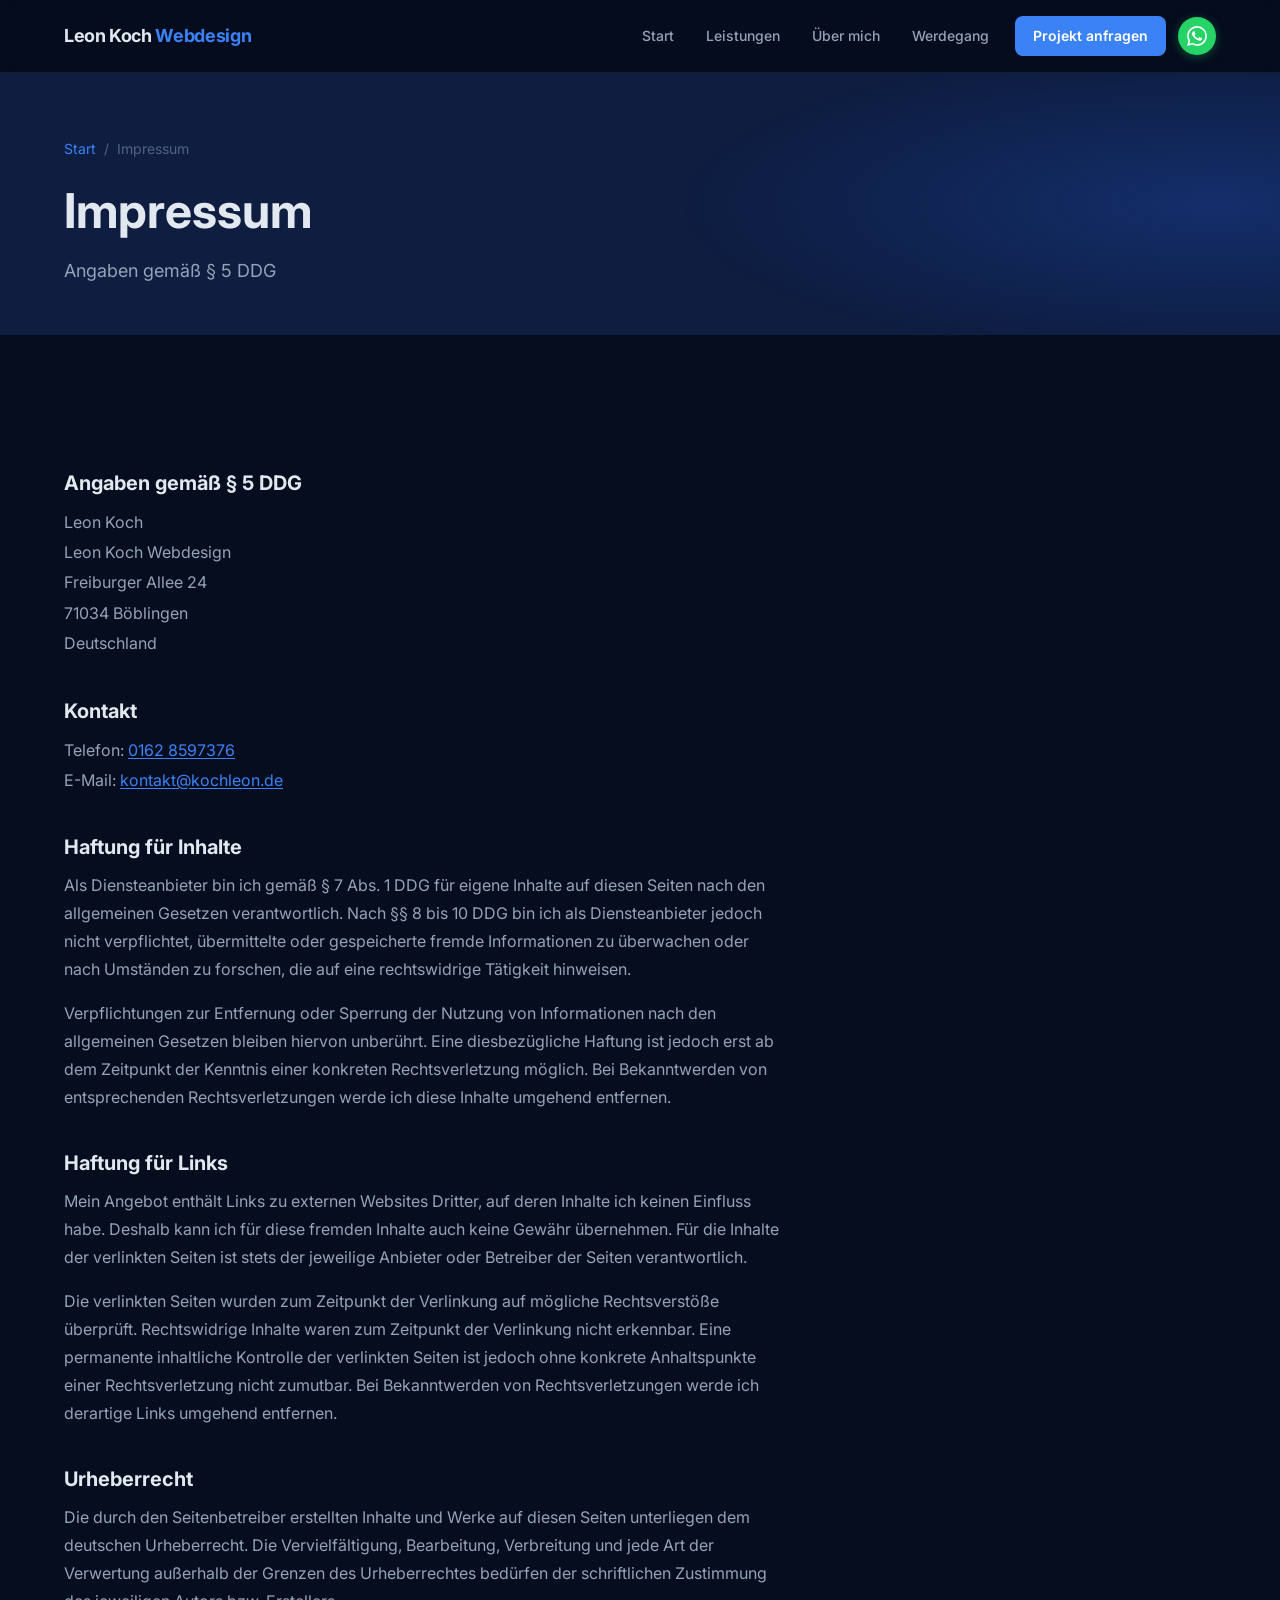
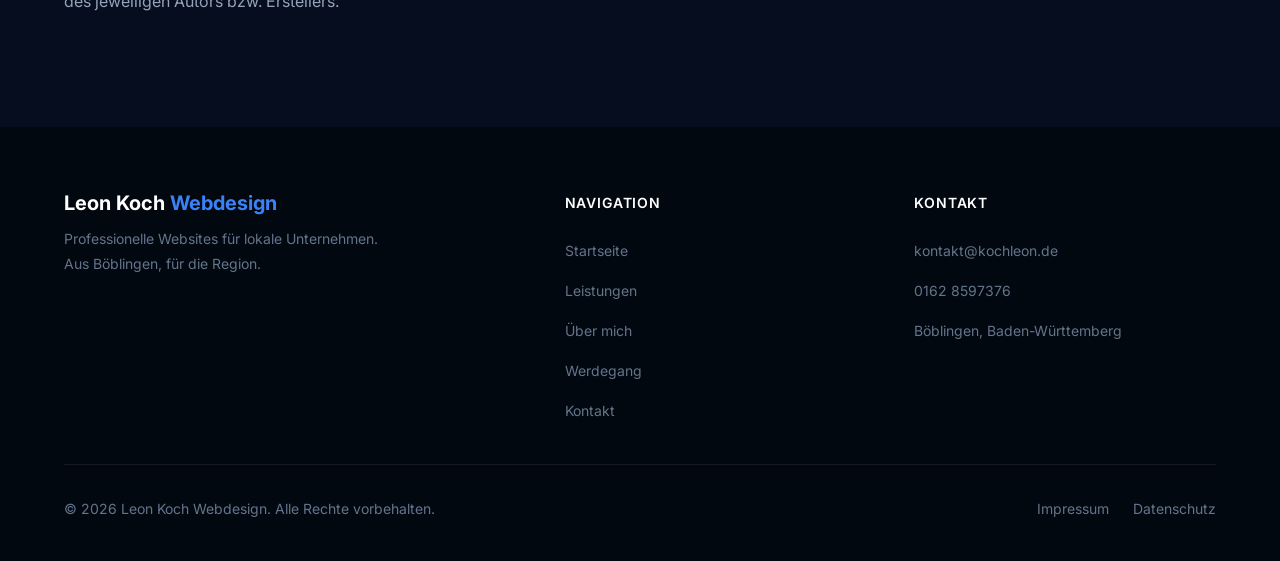
<file: impressum.html>
<!DOCTYPE html>
<html lang="de">
<head>
  <meta charset="UTF-8">
  <meta name="viewport" content="width=device-width, initial-scale=1.0">
  <meta name="robots" content="noindex, nofollow">
  <title>Impressum – Leon Koch Webdesign</title>
  <link rel="preconnect" href="https://fonts.googleapis.com">
  <link rel="preconnect" href="https://fonts.gstatic.com" crossorigin>
  <link href="https://fonts.googleapis.com/css2?family=Inter:wght@400;500;600;700&display=swap" rel="stylesheet">
  <link rel="icon" type="image/svg+xml" href="favicon.svg">
  <link rel="stylesheet" href="css/style.css">
  <style>
    .legal-content {
      max-width: 720px;
    }
    .legal-content h2 {
      font-size: var(--fs-xl);
      margin-top: var(--sp-10);
      margin-bottom: var(--sp-3);
      padding-bottom: 0;
    }
    .legal-content h2::after { display: none; }
    .legal-content p {
      color: var(--clr-text-muted);
      margin-bottom: var(--sp-4);
      line-height: var(--lh-relaxed);
    }
    .legal-content address {
      font-style: normal;
      color: var(--clr-text-muted);
      line-height: 1.9;
    }
    .legal-content a {
      color: var(--clr-accent);
      text-decoration: underline;
      text-underline-offset: 2px;
    }
  </style>
</head>
<body>

  <a href="#main" class="skip-link">Zum Inhalt springen</a>

  <header class="header">
    <div class="container header__inner">
      <a href="index.html" class="header__logo" aria-label="Leon Koch Webdesign – Startseite">
        Leon Koch <span>Webdesign</span>
      </a>

      <input type="checkbox" id="nav-toggle" class="nav-toggle sr-only">
      <nav class="nav" aria-label="Hauptnavigation">
        <ul class="nav__list">
          <li><a href="index.html"      class="nav__link">Start</a></li>
          <li><a href="leistungen.html" class="nav__link">Leistungen</a></li>
          <li><a href="ueber-mich.html" class="nav__link">Über mich</a></li>
          <li><a href="werdegang.html"  class="nav__link">Werdegang</a></li>
          <li><a href="kontakt.html"    class="nav__link nav__link--cta">Projekt anfragen</a></li>
        </ul>
      </nav>
      <div class="header__right">
        <a href="https://wa.me/491628597376" class="header__wa-btn" target="_blank" rel="noopener noreferrer" aria-label="Per WhatsApp kontaktieren"><svg xmlns="http://www.w3.org/2000/svg" viewBox="0 0 24 24" fill="currentColor" aria-hidden="true"><path d="M17.472 14.382c-.297-.149-1.758-.867-2.03-.967-.273-.099-.471-.148-.67.15-.197.297-.767.966-.94 1.164-.173.199-.347.223-.644.075-.297-.15-1.255-.463-2.39-1.475-.883-.788-1.48-1.761-1.653-2.059-.173-.297-.018-.458.13-.606.134-.133.298-.347.446-.52.149-.174.198-.298.298-.497.099-.198.05-.371-.025-.52-.075-.149-.669-1.612-.916-2.207-.242-.579-.487-.5-.669-.51-.173-.008-.371-.01-.57-.01-.198 0-.52.074-.792.372-.272.297-1.04 1.016-1.04 2.479 0 1.462 1.065 2.875 1.213 3.074.149.198 2.096 3.2 5.077 4.487.709.306 1.262.489 1.694.625.712.227 1.36.195 1.871.118.571-.085 1.758-.719 2.006-1.413.248-.694.248-1.289.173-1.413-.074-.124-.272-.198-.57-.347m-5.421 7.403h-.004a9.87 9.87 0 0 1-5.031-1.378l-.361-.214-3.741.982.998-3.648-.235-.374a9.86 9.86 0 0 1-1.51-5.26c.001-5.45 4.436-9.884 9.888-9.884 2.64 0 5.122 1.03 6.988 2.898a9.825 9.825 0 0 1 2.893 6.994c-.003 5.45-4.437 9.884-9.885 9.884m8.413-18.297A11.815 11.815 0 0 0 12.05 0C5.495 0 .16 5.335.157 11.892c0 2.096.547 4.142 1.588 5.945L.057 24l6.305-1.654a11.882 11.882 0 0 0 5.683 1.448h.005c6.554 0 11.89-5.335 11.893-11.893a11.821 11.821 0 0 0-3.48-8.413z"/></svg></a>
        <label for="nav-toggle" class="nav-toggle-label" aria-label="Navigation öffnen oder schließen">
        <span></span><span></span><span></span>
      </label>
      </div>
    </div>
  </header>

  <main id="main">
    <section class="page-hero">
      <div class="container">
        <nav class="page-hero__breadcrumb" aria-label="Breadcrumb">
          <a href="index.html">Start</a>
          <span aria-hidden="true">/</span>
          <span aria-current="page">Impressum</span>
        </nav>
        <h1 class="page-hero__title">Impressum</h1>
        <p class="page-hero__subtitle">Angaben gemäß § 5 DDG</p>
      </div>
    </section>

    <section class="section">
      <div class="container">
        <div class="legal-content">

          <h2>Angaben gemäß § 5 DDG</h2>
          <address>
            Leon Koch<br>
            Leon Koch Webdesign<br>
            Freiburger Allee 24<br>
            71034 Böblingen<br>
            Deutschland
          </address>

          <h2>Kontakt</h2>
          <address>
            Telefon: <a href="tel:+491628597376">0162 8597376</a><br>
            E-Mail: <a href="mailto:kontakt@kochleon.de">kontakt@kochleon.de</a>
          </address>

          <h2>Haftung für Inhalte</h2>
          <p>
            Als Diensteanbieter bin ich gemäß § 7 Abs. 1 DDG für eigene Inhalte auf diesen Seiten
            nach den allgemeinen Gesetzen verantwortlich. Nach §§ 8 bis 10 DDG bin ich als
            Diensteanbieter jedoch nicht verpflichtet, übermittelte oder gespeicherte fremde
            Informationen zu überwachen oder nach Umständen zu forschen, die auf eine rechtswidrige
            Tätigkeit hinweisen.
          </p>
          <p>
            Verpflichtungen zur Entfernung oder Sperrung der Nutzung von Informationen nach den
            allgemeinen Gesetzen bleiben hiervon unberührt. Eine diesbezügliche Haftung ist jedoch
            erst ab dem Zeitpunkt der Kenntnis einer konkreten Rechtsverletzung möglich. Bei
            Bekanntwerden von entsprechenden Rechtsverletzungen werde ich diese Inhalte umgehend entfernen.
          </p>

          <h2>Haftung für Links</h2>
          <p>
            Mein Angebot enthält Links zu externen Websites Dritter, auf deren Inhalte ich keinen
            Einfluss habe. Deshalb kann ich für diese fremden Inhalte auch keine Gewähr übernehmen.
            Für die Inhalte der verlinkten Seiten ist stets der jeweilige Anbieter oder Betreiber
            der Seiten verantwortlich.
          </p>
          <p>
            Die verlinkten Seiten wurden zum Zeitpunkt der Verlinkung auf mögliche Rechtsverstöße
            überprüft. Rechtswidrige Inhalte waren zum Zeitpunkt der Verlinkung nicht erkennbar.
            Eine permanente inhaltliche Kontrolle der verlinkten Seiten ist jedoch ohne konkrete
            Anhaltspunkte einer Rechtsverletzung nicht zumutbar. Bei Bekanntwerden von
            Rechtsverletzungen werde ich derartige Links umgehend entfernen.
          </p>

          <h2>Urheberrecht</h2>
          <p>
            Die durch den Seitenbetreiber erstellten Inhalte und Werke auf diesen Seiten unterliegen
            dem deutschen Urheberrecht. Die Vervielfältigung, Bearbeitung, Verbreitung und jede Art
            der Verwertung außerhalb der Grenzen des Urheberrechtes bedürfen der schriftlichen
            Zustimmung des jeweiligen Autors bzw. Erstellers.
          </p>

        </div>
      </div>
    </section>
  </main>

  <footer class="footer" aria-label="Seitenfu&szlig;">
    <div class="container">
      <div class="footer__inner">
        <div class="footer__brand">
          <h3>Leon Koch <span>Webdesign</span></h3>
          <p>Professionelle Websites für lokale Unternehmen. Aus Böblingen, für die Region.</p>
        </div>
        <div>
          <p class="footer__col-title">Navigation</p>
          <ul class="footer__links">
            <li><a href="index.html"      class="footer__link">Startseite</a></li>
            <li><a href="leistungen.html" class="footer__link">Leistungen</a></li>
            <li><a href="ueber-mich.html" class="footer__link">Über mich</a></li>
            <li><a href="werdegang.html"  class="footer__link">Werdegang</a></li>
            <li><a href="kontakt.html"    class="footer__link">Kontakt</a></li>
          </ul>
        </div>
        <div>
          <p class="footer__col-title">Kontakt</p>
          <ul class="footer__links">
            <li><a href="mailto:kontakt@kochleon.de" class="footer__link">kontakt@kochleon.de</a></li>
            <li><a href="tel:+491628597376"          class="footer__link">0162 8597376</a></li>
            <li><span class="footer__link">Böblingen, Baden-Württemberg</span></li>
          </ul>
        </div>
      </div>
      <div class="footer__bottom">
        <p class="footer__copy">&copy; 2026 Leon Koch Webdesign. Alle Rechte vorbehalten.</p>
        <nav class="footer__legal" aria-label="Rechtliches">
          <a href="impressum.html">Impressum</a>
          <a href="datenschutz.html">Datenschutz</a>
        </nav>
      </div>
    </div>
  </footer>

  <script src="js/main.js" defer></script>
  
</body>
</html>
</file>
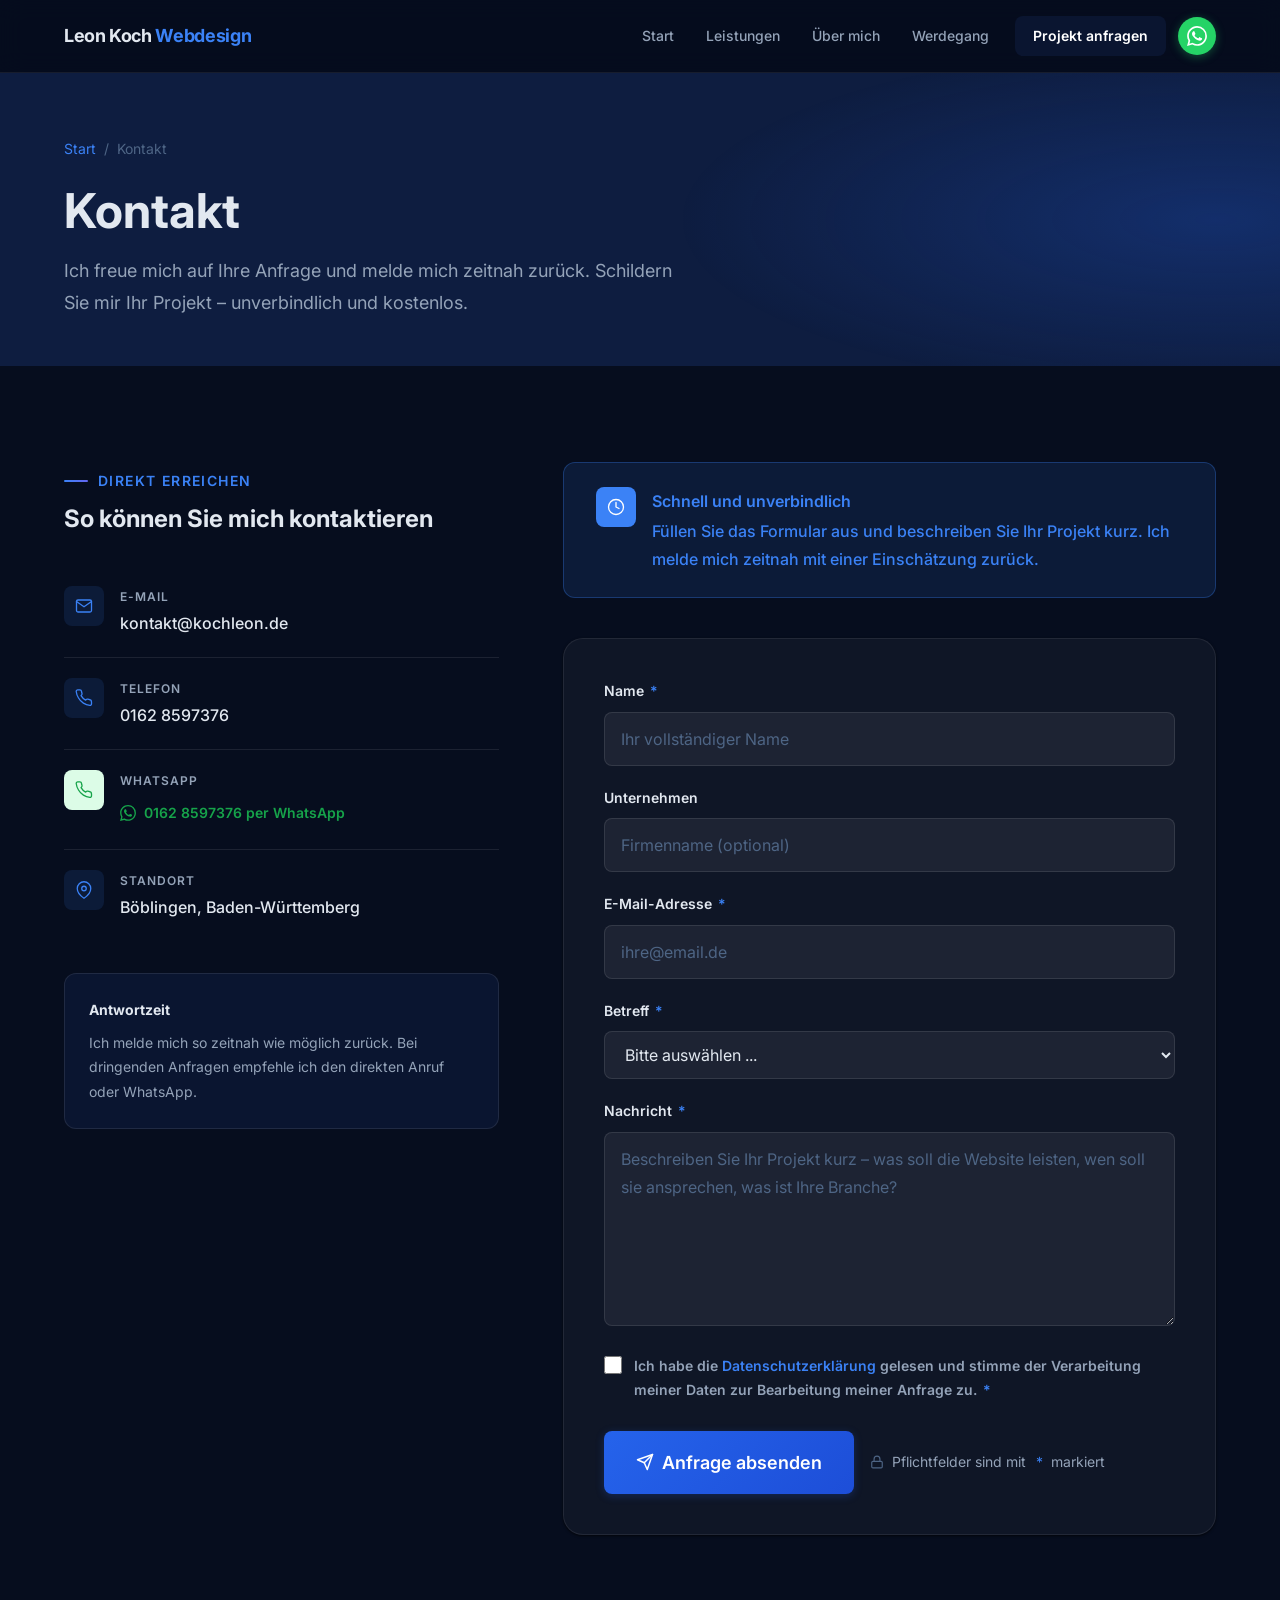
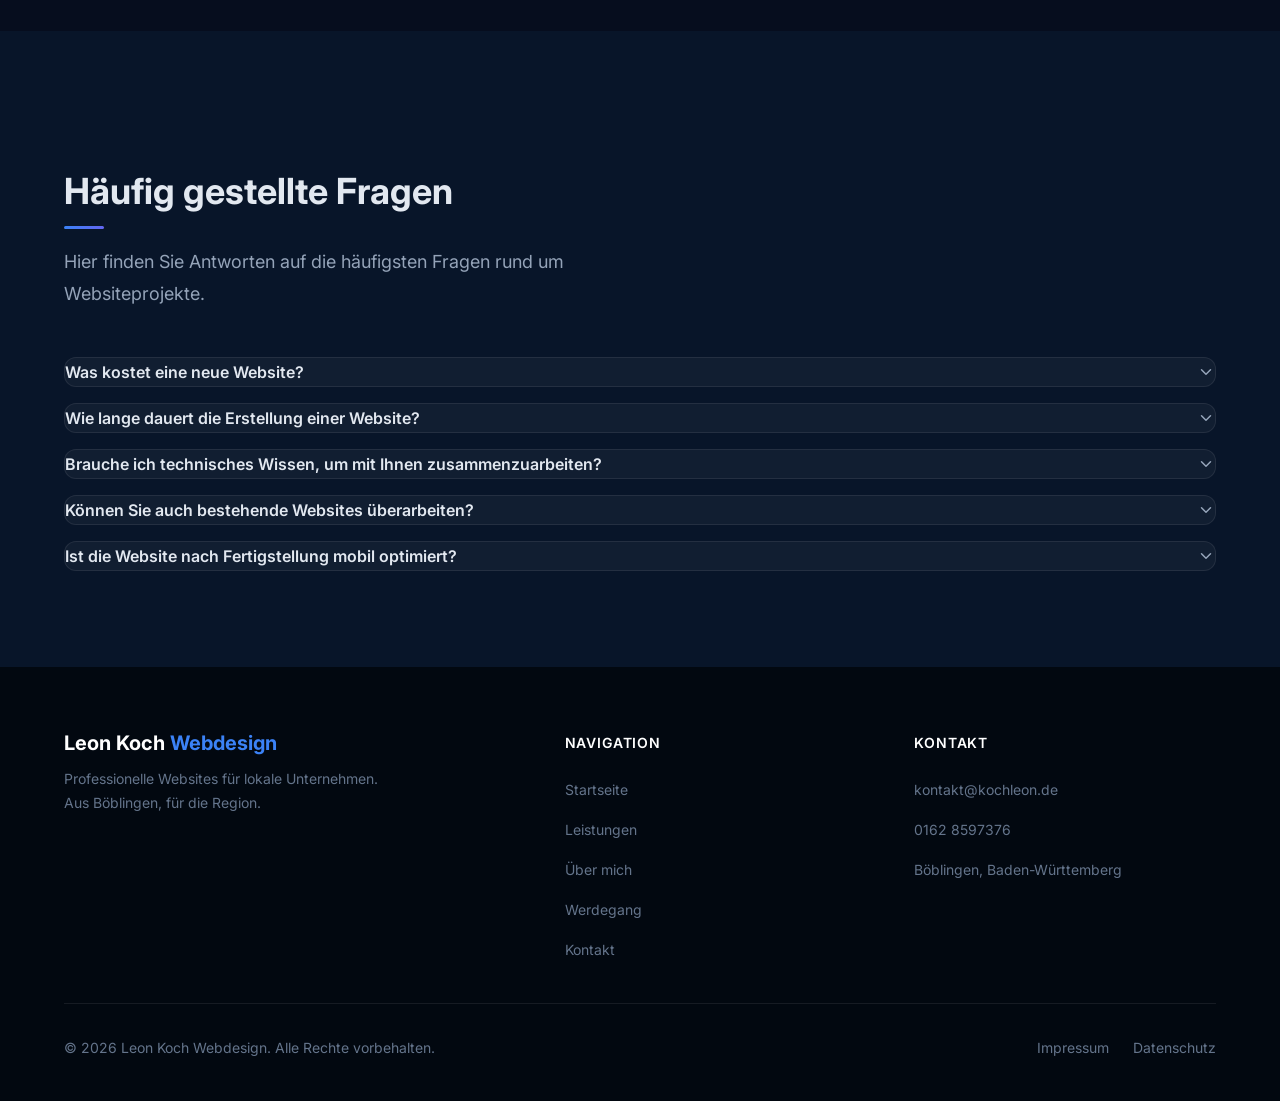
<file: kontakt.html>
<!DOCTYPE html>
<html lang="de">
<head>
  <meta charset="UTF-8">
  <meta name="viewport" content="width=device-width, initial-scale=1.0">
  <meta name="description" content="Webdesign-Projekt anfragen in Böblingen – Leon Koch. Jetzt Kontakt aufnehmen per Formular, Telefon oder WhatsApp. Kostenlose Erstberatung.">
  <meta name="keywords" content="Webdesigner Böblingen kontaktieren, Webdesign anfragen, Website anfragen Böblingen">
  <meta name="author" content="Leon Koch">
  <meta name="robots" content="index, follow">
  <title>Kontakt | Webdesigner Böblingen anfragen – Leon Koch</title>
  <link rel="canonical" href="https://kochleon.de/kontakt.html">
  <meta property="og:type" content="website">
  <meta property="og:url" content="https://kochleon.de/kontakt.html">
  <meta property="og:title" content="Kontakt | Webdesigner Böblingen anfragen – Leon Koch">
  <meta property="og:description" content="Website-Projekt anfragen – Leon Koch Webdesign aus Böblingen. Per Formular, Telefon oder WhatsApp erreichbar.">
  <meta property="og:locale" content="de_DE">
  <meta property="og:site_name" content="Leon Koch Webdesign">
  <script type="application/ld+json">
  {"@context":"https://schema.org","@type":"ContactPage","name":"Kontakt – Leon Koch Webdesign","url":"https://kochleon.de/kontakt.html","description":"Kontaktseite von Leon Koch Webdesign, Böblingen","mainEntity":{"@type":"LocalBusiness","@id":"https://kochleon.de/#business","name":"Leon Koch Webdesign","telephone":"+491628597376","email":"kontakt@kochleon.de"}}
  </script>
  <link rel="preconnect" href="https://fonts.googleapis.com">
  <link rel="preconnect" href="https://fonts.gstatic.com" crossorigin>
  <link href="https://fonts.googleapis.com/css2?family=Inter:wght@400;500;600;700&display=swap" rel="stylesheet">
  <link rel="icon" type="image/svg+xml" href="favicon.svg">
  <link rel="stylesheet" href="css/style.css">
  <style>
    .contact-intro {
      background: var(--clr-accent-light);
      border: 1px solid var(--clr-accent-border);
      border-radius: var(--radius-lg);
      padding: var(--sp-6) var(--sp-8);
      margin-bottom: var(--sp-10);
      display: flex;
      align-items: flex-start;
      gap: var(--sp-4);
    }
    .contact-intro__icon {
      width: 40px; height: 40px;
      background: var(--clr-accent);
      color: var(--clr-white);
      border-radius: var(--radius);
      display: flex;
      align-items: center;
      justify-content: center;
      flex-shrink: 0;
    }
    .contact-intro__icon svg { width: 18px; height: 18px; }
    .contact-intro__text {
      font-size: var(--fs-base);
      color: var(--clr-accent);
      line-height: var(--lh-relaxed);
      font-weight: var(--fw-medium);
    }
    .contact-intro__text strong {
      display: block;
      font-weight: var(--fw-semibold);
      margin-bottom: 2px;
    }

    .whatsapp-link {
      display: inline-flex;
      align-items: center;
      gap: var(--sp-2);
      color: #16a34a;
      font-size: var(--fs-sm);
      font-weight: var(--fw-semibold);
      margin-top: var(--sp-2);
      transition: opacity var(--tr);
    }
    .whatsapp-link:hover { opacity: .75; }
    .whatsapp-link svg { width: 16px; height: 16px; }

    .form-submit-area {
      display: flex;
      align-items: center;
      gap: var(--sp-4);
      flex-wrap: wrap;
    }
    .form-note {
      font-size: var(--fs-sm);
      color: var(--clr-text-muted);
      display: flex;
      align-items: center;
      gap: var(--sp-2);
    }
    .form-note svg { width: 14px; height: 14px; color: var(--clr-text-light); }

    .faq-list {
      display: grid;
      gap: var(--sp-4);
      margin-top: var(--sp-8);
    }
    .faq-item {
      background: rgba(255,255,255,.04);
      border: 1px solid rgba(255,255,255,.08);
      border-radius: var(--radius-lg);
      overflow: hidden;
    }
    .faq-item summary {
      display: flex;
      align-items: center;
      justify-content: space-between;
      gap: var(--sp-4);
      padding: var(--sp-5) var(--sp-7);
      cursor: pointer;
      font-size: var(--fs-base);
      font-weight: var(--fw-semibold);
      color: var(--clr-text);
      list-style: none;
      transition: background var(--tr);
      user-select: none;
    }
    .faq-item summary::-webkit-details-marker { display: none; }
    .faq-item summary:hover { background: var(--clr-bg-section); }
    .faq-item summary .faq-chevron {
      width: 18px; height: 18px;
      color: var(--clr-text-muted);
      flex-shrink: 0;
      transition: transform 200ms ease;
    }
    .faq-item[open] summary .faq-chevron { transform: rotate(180deg); }
    .faq-item[open] summary { color: var(--clr-accent); }
    .faq-item__body {
      padding: 0 var(--sp-7) var(--sp-5);
      font-size: var(--fs-base);
      color: var(--clr-text-muted);
      line-height: var(--lh-relaxed);
      border-top: 1px solid var(--clr-border);
      padding-top: var(--sp-5);
    }
  </style>
</head>
<body>

  <a href="#main" class="skip-link">Zum Inhalt springen</a>

  <!-- ===== HEADER ===== -->
  <header class="header">
    <div class="container header__inner">
      <a href="index.html" class="header__logo" aria-label="Leon Koch Webdesign – Startseite">
        Leon Koch <span>Webdesign</span>
      </a>

      <input type="checkbox" id="nav-toggle" class="nav-toggle sr-only">
      <nav class="nav" aria-label="Hauptnavigation">
        <ul class="nav__list">
          <li><a href="index.html"       class="nav__link">Start</a></li>
          <li><a href="leistungen.html"  class="nav__link">Leistungen</a></li>
          <li><a href="ueber-mich.html"  class="nav__link">Über mich</a></li>
          <li><a href="werdegang.html"   class="nav__link">Werdegang</a></li>
          <li><a href="kontakt.html"     class="nav__link nav__link--cta active">Projekt anfragen</a></li>
        </ul>
      </nav>
      <div class="header__right">
        <a href="https://wa.me/491628597376" class="header__wa-btn" target="_blank" rel="noopener noreferrer" aria-label="Per WhatsApp kontaktieren"><svg xmlns="http://www.w3.org/2000/svg" viewBox="0 0 24 24" fill="currentColor" aria-hidden="true"><path d="M17.472 14.382c-.297-.149-1.758-.867-2.03-.967-.273-.099-.471-.148-.67.15-.197.297-.767.966-.94 1.164-.173.199-.347.223-.644.075-.297-.15-1.255-.463-2.39-1.475-.883-.788-1.48-1.761-1.653-2.059-.173-.297-.018-.458.13-.606.134-.133.298-.347.446-.52.149-.174.198-.298.298-.497.099-.198.05-.371-.025-.52-.075-.149-.669-1.612-.916-2.207-.242-.579-.487-.5-.669-.51-.173-.008-.371-.01-.57-.01-.198 0-.52.074-.792.372-.272.297-1.04 1.016-1.04 2.479 0 1.462 1.065 2.875 1.213 3.074.149.198 2.096 3.2 5.077 4.487.709.306 1.262.489 1.694.625.712.227 1.36.195 1.871.118.571-.085 1.758-.719 2.006-1.413.248-.694.248-1.289.173-1.413-.074-.124-.272-.198-.57-.347m-5.421 7.403h-.004a9.87 9.87 0 0 1-5.031-1.378l-.361-.214-3.741.982.998-3.648-.235-.374a9.86 9.86 0 0 1-1.51-5.26c.001-5.45 4.436-9.884 9.888-9.884 2.64 0 5.122 1.03 6.988 2.898a9.825 9.825 0 0 1 2.893 6.994c-.003 5.45-4.437 9.884-9.885 9.884m8.413-18.297A11.815 11.815 0 0 0 12.05 0C5.495 0 .16 5.335.157 11.892c0 2.096.547 4.142 1.588 5.945L.057 24l6.305-1.654a11.882 11.882 0 0 0 5.683 1.448h.005c6.554 0 11.89-5.335 11.893-11.893a11.821 11.821 0 0 0-3.48-8.413z"/></svg></a>
        <label for="nav-toggle" class="nav-toggle-label" aria-label="Navigation öffnen oder schließen">
        <span></span>
        <span></span>
        <span></span>
      </label>
      </div>
    </div>
  </header>

  <main id="main">

    <!-- ===== PAGE HERO ===== -->
    <section class="page-hero">
      <div class="container">
        <nav class="page-hero__breadcrumb" aria-label="Breadcrumb">
          <a href="index.html">Start</a>
          <span aria-hidden="true">/</span>
          <span aria-current="page">Kontakt</span>
        </nav>
        <h1 class="page-hero__title">Kontakt</h1>
        <p class="page-hero__subtitle">
          Ich freue mich auf Ihre Anfrage und melde mich zeitnah zurück.
          Schildern Sie mir Ihr Projekt – unverbindlich und kostenlos.
        </p>
      </div>
    </section>


    <!-- ===== KONTAKTBEREICH ===== -->
    <section class="section" aria-label="Kontaktformular und Kontaktdaten">
      <div class="container">
        <div class="contact-layout">

          <!-- Linke Spalte: Kontaktdaten -->
          <div>
            <span class="section-label">Direkt erreichen</span>
            <h2 style="font-size:var(--fs-2xl);margin-bottom:var(--sp-8);">So können Sie mich kontaktieren</h2>

            <address style="font-style:normal;">
              <div class="contact-info__item">
                <div class="contact-info__icon" aria-hidden="true">
                  <svg xmlns="http://www.w3.org/2000/svg" viewBox="0 0 24 24" fill="none" stroke="currentColor" stroke-width="1.75" stroke-linecap="round" stroke-linejoin="round"><path d="M4 4h16c1.1 0 2 .9 2 2v12c0 1.1-.9 2-2 2H4c-1.1 0-2-.9-2-2V6c0-1.1.9-2 2-2z"></path><polyline points="22,6 12,13 2,6"></polyline></svg>
                </div>
                <div>
                  <p class="contact-info__label">E-Mail</p>
                  <a href="mailto:kontakt@kochleon.de" class="contact-info__value">kontakt@kochleon.de</a>
                </div>
              </div>

              <div class="contact-info__item">
                <div class="contact-info__icon" aria-hidden="true">
                  <svg xmlns="http://www.w3.org/2000/svg" viewBox="0 0 24 24" fill="none" stroke="currentColor" stroke-width="1.75" stroke-linecap="round" stroke-linejoin="round"><path d="M22 16.92v3a2 2 0 0 1-2.18 2 19.79 19.79 0 0 1-8.63-3.07A19.5 19.5 0 0 1 4.69 12a19.79 19.79 0 0 1-3.07-8.67A2 2 0 0 1 3.6 1.18h3a2 2 0 0 1 2 1.72c.127.96.361 1.903.7 2.81a2 2 0 0 1-.45 2.11L8.09 8.91a16 16 0 0 0 6 6l.81-.81a2 2 0 0 1 2.11-.45c.907.339 1.85.573 2.81.7A2 2 0 0 1 21.73 17z"></path></svg>
                </div>
                <div>
                  <p class="contact-info__label">Telefon</p>
                  <a href="tel:+491628597376" class="contact-info__value">0162 8597376</a>
                </div>
              </div>

              <div class="contact-info__item">
                <div class="contact-info__icon" aria-hidden="true" style="background:#dcfce7; color:#16a34a;">
                  <svg xmlns="http://www.w3.org/2000/svg" viewBox="0 0 24 24" fill="none" stroke="currentColor" stroke-width="1.75" stroke-linecap="round" stroke-linejoin="round"><path d="M22 16.92v3a2 2 0 0 1-2.18 2 19.79 19.79 0 0 1-8.63-3.07A19.5 19.5 0 0 1 4.69 12a19.79 19.79 0 0 1-3.07-8.67A2 2 0 0 1 3.6 1.18h3a2 2 0 0 1 2 1.72c.127.96.361 1.903.7 2.81a2 2 0 0 1-.45 2.11L8.09 8.91a16 16 0 0 0 6 6l.81-.81a2 2 0 0 1 2.11-.45c.907.339 1.85.573 2.81.7A2 2 0 0 1 21.73 17z"></path></svg>
                </div>
                <div>
                  <p class="contact-info__label">WhatsApp</p>
                  <a href="https://wa.me/491628597376" class="contact-info__value whatsapp-link" target="_blank" rel="noopener noreferrer">
                    <svg xmlns="http://www.w3.org/2000/svg" viewBox="0 0 24 24" fill="currentColor" aria-hidden="true"><path d="M17.472 14.382c-.297-.149-1.758-.867-2.03-.967-.273-.099-.471-.148-.67.15-.197.297-.767.966-.94 1.164-.173.199-.347.223-.644.075-.297-.15-1.255-.463-2.39-1.475-.883-.788-1.48-1.761-1.653-2.059-.173-.297-.018-.458.13-.606.134-.133.298-.347.446-.52.149-.174.198-.298.298-.497.099-.198.05-.371-.025-.52-.075-.149-.669-1.612-.916-2.207-.242-.579-.487-.5-.669-.51-.173-.008-.371-.01-.57-.01-.198 0-.52.074-.792.372-.272.297-1.04 1.016-1.04 2.479 0 1.462 1.065 2.875 1.213 3.074.149.198 2.096 3.2 5.077 4.487.709.306 1.262.489 1.694.625.712.227 1.36.195 1.871.118.571-.085 1.758-.719 2.006-1.413.248-.694.248-1.289.173-1.413-.074-.124-.272-.198-.57-.347m-5.421 7.403h-.004a9.87 9.87 0 0 1-5.031-1.378l-.361-.214-3.741.982.998-3.648-.235-.374a9.86 9.86 0 0 1-1.51-5.26c.001-5.45 4.436-9.884 9.888-9.884 2.64 0 5.122 1.03 6.988 2.898a9.825 9.825 0 0 1 2.893 6.994c-.003 5.45-4.437 9.884-9.885 9.884m8.413-18.297A11.815 11.815 0 0 0 12.05 0C5.495 0 .16 5.335.157 11.892c0 2.096.547 4.142 1.588 5.945L.057 24l6.305-1.654a11.882 11.882 0 0 0 5.683 1.448h.005c6.554 0 11.89-5.335 11.893-11.893a11.821 11.821 0 0 0-3.48-8.413z"/></svg>
                    0162 8597376 per WhatsApp
                  </a>
                </div>
              </div>

              <div class="contact-info__item">
                <div class="contact-info__icon" aria-hidden="true">
                  <svg xmlns="http://www.w3.org/2000/svg" viewBox="0 0 24 24" fill="none" stroke="currentColor" stroke-width="1.75" stroke-linecap="round" stroke-linejoin="round"><path d="M21 10c0 7-9 13-9 13s-9-6-9-13a9 9 0 0 1 18 0z"></path><circle cx="12" cy="10" r="3"></circle></svg>
                </div>
                <div>
                  <p class="contact-info__label">Standort</p>
                  <span class="contact-info__value">Böblingen, Baden-Württemberg</span>
                </div>
              </div>
            </address>

            <div style="margin-top:var(--sp-8); padding:var(--sp-6); background:var(--clr-bg-section); border-radius:var(--radius-lg); border:1px solid var(--clr-border);">
              <p style="font-size:var(--fs-sm); color:var(--clr-text-muted); line-height:var(--lh-relaxed);">
                <strong style="color:var(--clr-text); display:block; margin-bottom:var(--sp-2);">Antwortzeit</strong>
                Ich melde mich so zeitnah wie möglich zurück.
                Bei dringenden Anfragen empfehle ich den direkten Anruf oder WhatsApp.
              </p>
            </div>
          </div>

          <!-- Rechte Spalte: Formular -->
          <div>
            <div class="contact-intro">
              <div class="contact-intro__icon" aria-hidden="true">
                <svg xmlns="http://www.w3.org/2000/svg" viewBox="0 0 24 24" fill="none" stroke="currentColor" stroke-width="1.75" stroke-linecap="round" stroke-linejoin="round"><circle cx="12" cy="12" r="10"></circle><polyline points="12 6 12 12 16 14"></polyline></svg>
              </div>
              <p class="contact-intro__text">
                <strong>Schnell und unverbindlich</strong>
                Füllen Sie das Formular aus und beschreiben Sie Ihr Projekt kurz.
                Ich melde mich zeitnah mit einer Einschätzung zurück.
              </p>
            </div>

            <div class="form-card">
              <!-- Erfolgsmeldung (wird per JS eingeblendet) -->
              <div id="form-success" style="display:none; padding:var(--sp-8); text-align:center;">
                <div style="width:56px;height:56px;background:rgba(34,197,94,.12);border-radius:50%;display:flex;align-items:center;justify-content:center;margin:0 auto var(--sp-4);">
                  <svg xmlns="http://www.w3.org/2000/svg" width="26" height="26" viewBox="0 0 24 24" fill="none" stroke="#22c55e" stroke-width="2.5" stroke-linecap="round" stroke-linejoin="round"><polyline points="20 6 9 17 4 12"></polyline></svg>
                </div>
                <h3 style="color:var(--clr-text);margin-bottom:var(--sp-2);">Nachricht gesendet!</h3>
                <p style="color:var(--clr-text-muted);">Vielen Dank für Ihre Anfrage. Ich melde mich so zeitnah wie möglich zurück.</p>
              </div>

              <!-- Fehlermeldung (wird per JS eingeblendet) -->
              <div id="form-error" style="display:none; padding:var(--sp-4); background:rgba(239,68,68,.08); border:1px solid rgba(239,68,68,.25); border-radius:var(--radius); margin-bottom:var(--sp-5);">
                <p style="color:#f87171; font-size:var(--fs-sm);">Beim Senden ist ein Fehler aufgetreten. Bitte versuchen Sie es erneut oder schreiben Sie direkt an <a href="mailto:kontakt@kochleon.de" style="color:#f87171;text-decoration:underline;">kontakt@kochleon.de</a>.</p>
              </div>

              <form id="contact-form" action="https://formspree.io/f/mojpeyaq" method="POST" novalidate aria-label="Kontaktformular">
                <!-- Formspree: Antwort-Adresse = E-Mail des Absenders -->
                <input type="hidden" name="_replyto" id="replyto-hidden">

                <div class="form-group">
                  <label for="name">
                    Name <span class="required" aria-hidden="true">*</span>
                  </label>
                  <input
                    type="text"
                    id="name"
                    name="name"
                    class="form-control"
                    placeholder="Ihr vollständiger Name"
                    required
                    autocomplete="name"
                    aria-required="true"
                  >
                </div>

                <div class="form-group">
                  <label for="company">Unternehmen</label>
                  <input
                    type="text"
                    id="company"
                    name="company"
                    class="form-control"
                    placeholder="Firmenname (optional)"
                    autocomplete="organization"
                  >
                </div>

                <div class="form-group">
                  <label for="email">
                    E-Mail-Adresse <span class="required" aria-hidden="true">*</span>
                  </label>
                  <input
                    type="email"
                    id="email"
                    name="email"
                    class="form-control"
                    placeholder="ihre@email.de"
                    required
                    autocomplete="email"
                    aria-required="true"
                  >
                </div>

                <div class="form-group">
                  <label for="subject">
                    Betreff <span class="required" aria-hidden="true">*</span>
                  </label>
                  <select id="subject" name="subject" class="form-control" required aria-required="true">
                    <option value="" disabled selected>Bitte auswählen ...</option>
                    <option value="Neue Website erstellen">Neue Website erstellen</option>
                    <option value="Bestehende Website modernisieren">Bestehende Website modernisieren</option>
                    <option value="Mobile Optimierung">Mobile Optimierung</option>
                    <option value="Suchmaschinenoptimierung">Suchmaschinenoptimierung</option>
                    <option value="Sonstiges">Sonstiges</option>
                  </select>
                </div>

                <div class="form-group">
                  <label for="message">
                    Nachricht <span class="required" aria-hidden="true">*</span>
                  </label>
                  <textarea
                    id="message"
                    name="message"
                    class="form-control"
                    placeholder="Beschreiben Sie Ihr Projekt kurz – was soll die Website leisten, wen soll sie ansprechen, was ist Ihre Branche?"
                    required
                    aria-required="true"
                    rows="6"
                  ></textarea>
                </div>

                <div class="form-group" style="display:flex; align-items:flex-start; gap:var(--sp-3);">
                  <input
                    type="checkbox"
                    id="privacy"
                    name="privacy"
                    required
                    aria-required="true"
                    style="width:18px; height:18px; margin-top:2px; accent-color:var(--clr-accent); flex-shrink:0; cursor:pointer;"
                  >
                  <label for="privacy" style="font-size:var(--fs-sm); color:var(--clr-text-muted); cursor:pointer; line-height:var(--lh-relaxed);">
                    Ich habe die <a href="datenschutz.html" style="color:var(--clr-accent);">Datenschutzerklärung</a> gelesen
                    und stimme der Verarbeitung meiner Daten zur Bearbeitung meiner Anfrage zu. <span class="required" aria-hidden="true">*</span>
                  </label>
                </div>

                <div class="form-submit-area">
                  <button type="submit" id="submit-btn" class="btn btn--primary btn--lg">
                    <svg xmlns="http://www.w3.org/2000/svg" width="18" height="18" viewBox="0 0 24 24" fill="none" stroke="currentColor" stroke-width="2" stroke-linecap="round" stroke-linejoin="round" aria-hidden="true"><line x1="22" y1="2" x2="11" y2="13"></line><polygon points="22 2 15 22 11 13 2 9 22 2"></polygon></svg>
                    Anfrage absenden
                  </button>
                  <p class="form-note">
                    <svg xmlns="http://www.w3.org/2000/svg" viewBox="0 0 24 24" fill="none" stroke="currentColor" stroke-width="2" stroke-linecap="round" stroke-linejoin="round" aria-hidden="true"><rect x="3" y="11" width="18" height="11" rx="2" ry="2"></rect><path d="M7 11V7a5 5 0 0 1 10 0v4"></path></svg>
                    Pflichtfelder sind mit <span style="color:var(--clr-accent); margin-left:2px;">*</span> markiert
                  </p>
                </div>

              </form>
            </div>

            <script>
              (function() {
                var form = document.getElementById('contact-form');
                var successEl = document.getElementById('form-success');
                var errorEl = document.getElementById('form-error');
                var submitBtn = document.getElementById('submit-btn');
                var emailInput = document.getElementById('email');
                var replytoHidden = document.getElementById('replyto-hidden');

                // Sync _replyto with email field
                emailInput.addEventListener('input', function() {
                  replytoHidden.value = emailInput.value;
                });

                form.addEventListener('submit', function(e) {
                  e.preventDefault();
                  errorEl.style.display = 'none';

                  // HTML5 validation
                  if (!form.checkValidity()) {
                    form.reportValidity();
                    return;
                  }

                  replytoHidden.value = emailInput.value;
                  submitBtn.disabled = true;
                  submitBtn.textContent = 'Wird gesendet…';

                  var data = new FormData(form);

                  fetch(form.action, {
                    method: 'POST',
                    body: data,
                    headers: { 'Accept': 'application/json' }
                  })
                  .then(function(response) {
                    if (response.ok) {
                      form.style.display = 'none';
                      successEl.style.display = 'block';
                    } else {
                      return response.json().then(function(d) { throw d; });
                    }
                  })
                  .catch(function() {
                    errorEl.style.display = 'block';
                    submitBtn.disabled = false;
                    submitBtn.innerHTML = '<svg xmlns="http://www.w3.org/2000/svg" width="18" height="18" viewBox="0 0 24 24" fill="none" stroke="currentColor" stroke-width="2" stroke-linecap="round" stroke-linejoin="round" aria-hidden="true"><line x1="22" y1="2" x2="11" y2="13"></line><polygon points="22 2 15 22 11 13 2 9 22 2"></polygon></svg> Anfrage absenden';
                  });
                });
              })();
            </script>
          </div>

        </div>
      </div>
    </section>


    <!-- ===== FAQ ===== -->
    <section class="section section--alt" aria-label="Häufige Fragen">
      <div class="container">
        <span class="section-label">FAQ</span>
        <h2 class="section-title">Häufig gestellte Fragen</h2>
        <p class="section-subtitle">
          Hier finden Sie Antworten auf die häufigsten Fragen rund um Websiteprojekte.
        </p>

        <div class="faq-list">

          <details class="faq-item">
            <summary>
              Was kostet eine neue Website?
              <svg class="faq-chevron" xmlns="http://www.w3.org/2000/svg" viewBox="0 0 24 24" fill="none" stroke="currentColor" stroke-width="2" stroke-linecap="round" stroke-linejoin="round" aria-hidden="true"><polyline points="6 9 12 15 18 9"></polyline></svg>
            </summary>
            <div class="faq-item__body">
              Die Kosten hängen vom Umfang des Projekts ab – Anzahl der Seiten, Funktionen und
              gewünschter Komplexität. Nach einem ersten Gespräch erstelle ich Ihnen ein transparentes,
              auf Ihr Projekt zugeschnittenes Angebot. Nehmen Sie einfach Kontakt auf.
            </div>
          </details>

          <details class="faq-item">
            <summary>
              Wie lange dauert die Erstellung einer Website?
              <svg class="faq-chevron" xmlns="http://www.w3.org/2000/svg" viewBox="0 0 24 24" fill="none" stroke="currentColor" stroke-width="2" stroke-linecap="round" stroke-linejoin="round" aria-hidden="true"><polyline points="6 9 12 15 18 9"></polyline></svg>
            </summary>
            <div class="faq-item__body">
              Das hängt vom Umfang des Projekts ab – und auch davon, wie schnell Texte, Bilder
              und Feedback geliefert werden. Kleinere Websites lassen sich meist deutlich schneller
              abschließen als umfangreichere. Einen realistischen Zeitrahmen besprechen wir beim
              ersten Gespräch.
            </div>
          </details>

          <details class="faq-item">
            <summary>
              Brauche ich technisches Wissen, um mit Ihnen zusammenzuarbeiten?
              <svg class="faq-chevron" xmlns="http://www.w3.org/2000/svg" viewBox="0 0 24 24" fill="none" stroke="currentColor" stroke-width="2" stroke-linecap="round" stroke-linejoin="round" aria-hidden="true"><polyline points="6 9 12 15 18 9"></polyline></svg>
            </summary>
            <div class="faq-item__body">
              Nein. Ich erkläre alle Schritte verständlich und verzichte auf unnötiges Fachjargon.
              Sie teilen mir Ihre Wünsche und Ziele mit – um die technische Umsetzung kümmere ich mich.
            </div>
          </details>

          <details class="faq-item">
            <summary>
              Können Sie auch bestehende Websites überarbeiten?
              <svg class="faq-chevron" xmlns="http://www.w3.org/2000/svg" viewBox="0 0 24 24" fill="none" stroke="currentColor" stroke-width="2" stroke-linecap="round" stroke-linejoin="round" aria-hidden="true"><polyline points="6 9 12 15 18 9"></polyline></svg>
            </summary>
            <div class="faq-item__body">
              Ja. Redesign bestehender Websites ist eine meiner Kernleistungen. Ich analysiere zunächst
              Ihre aktuelle Website und erarbeite dann ein Konzept für eine modernisierte Version –
              strukturell, gestalterisch und technisch.
            </div>
          </details>

          <details class="faq-item">
            <summary>
              Ist die Website nach Fertigstellung mobil optimiert?
              <svg class="faq-chevron" xmlns="http://www.w3.org/2000/svg" viewBox="0 0 24 24" fill="none" stroke="currentColor" stroke-width="2" stroke-linecap="round" stroke-linejoin="round" aria-hidden="true"><polyline points="6 9 12 15 18 9"></polyline></svg>
            </summary>
            <div class="faq-item__body">
              Ja, grundsätzlich und standardmäßig. Responsive Design ist keine Option, sondern ein
              Grundstandard, den ich bei jeder Website von Anfang an einhalte. Die Website funktioniert
              auf Desktop, Tablet und Smartphone gleichermaßen gut.
            </div>
          </details>

        </div>
      </div>
    </section>

  </main>


  <!-- ===== FOOTER ===== -->
  <footer class="footer" aria-label="Seitenfu&szlig;">
    <div class="container">
      <div class="footer__inner">
        <div class="footer__brand">
          <h3>Leon Koch <span>Webdesign</span></h3>
          <p>Professionelle Websites für lokale Unternehmen. Aus Böblingen, für die Region.</p>
        </div>
        <div>
          <p class="footer__col-title">Navigation</p>
          <ul class="footer__links">
            <li><a href="index.html"      class="footer__link">Startseite</a></li>
            <li><a href="leistungen.html" class="footer__link">Leistungen</a></li>
            <li><a href="ueber-mich.html" class="footer__link">Über mich</a></li>
            <li><a href="werdegang.html"  class="footer__link">Werdegang</a></li>
            <li><a href="kontakt.html"    class="footer__link">Kontakt</a></li>
          </ul>
        </div>
        <div>
          <p class="footer__col-title">Kontakt</p>
          <ul class="footer__links">
            <li><a href="mailto:kontakt@kochleon.de" class="footer__link">kontakt@kochleon.de</a></li>
            <li><a href="tel:+491628597376"         class="footer__link">0162 8597376</a></li>
            <li><span class="footer__link">Böblingen, Baden-Württemberg</span></li>
          </ul>
        </div>
      </div>
      <div class="footer__bottom">
        <p class="footer__copy">&copy; 2026 Leon Koch Webdesign. Alle Rechte vorbehalten.</p>
        <nav class="footer__legal" aria-label="Rechtliches">
          <a href="impressum.html">Impressum</a>
          <a href="datenschutz.html">Datenschutz</a>
        </nav>
      </div>
    </div>
  </footer>

  <script src="js/main.js" defer></script>
  
</body>
</html>
</file>
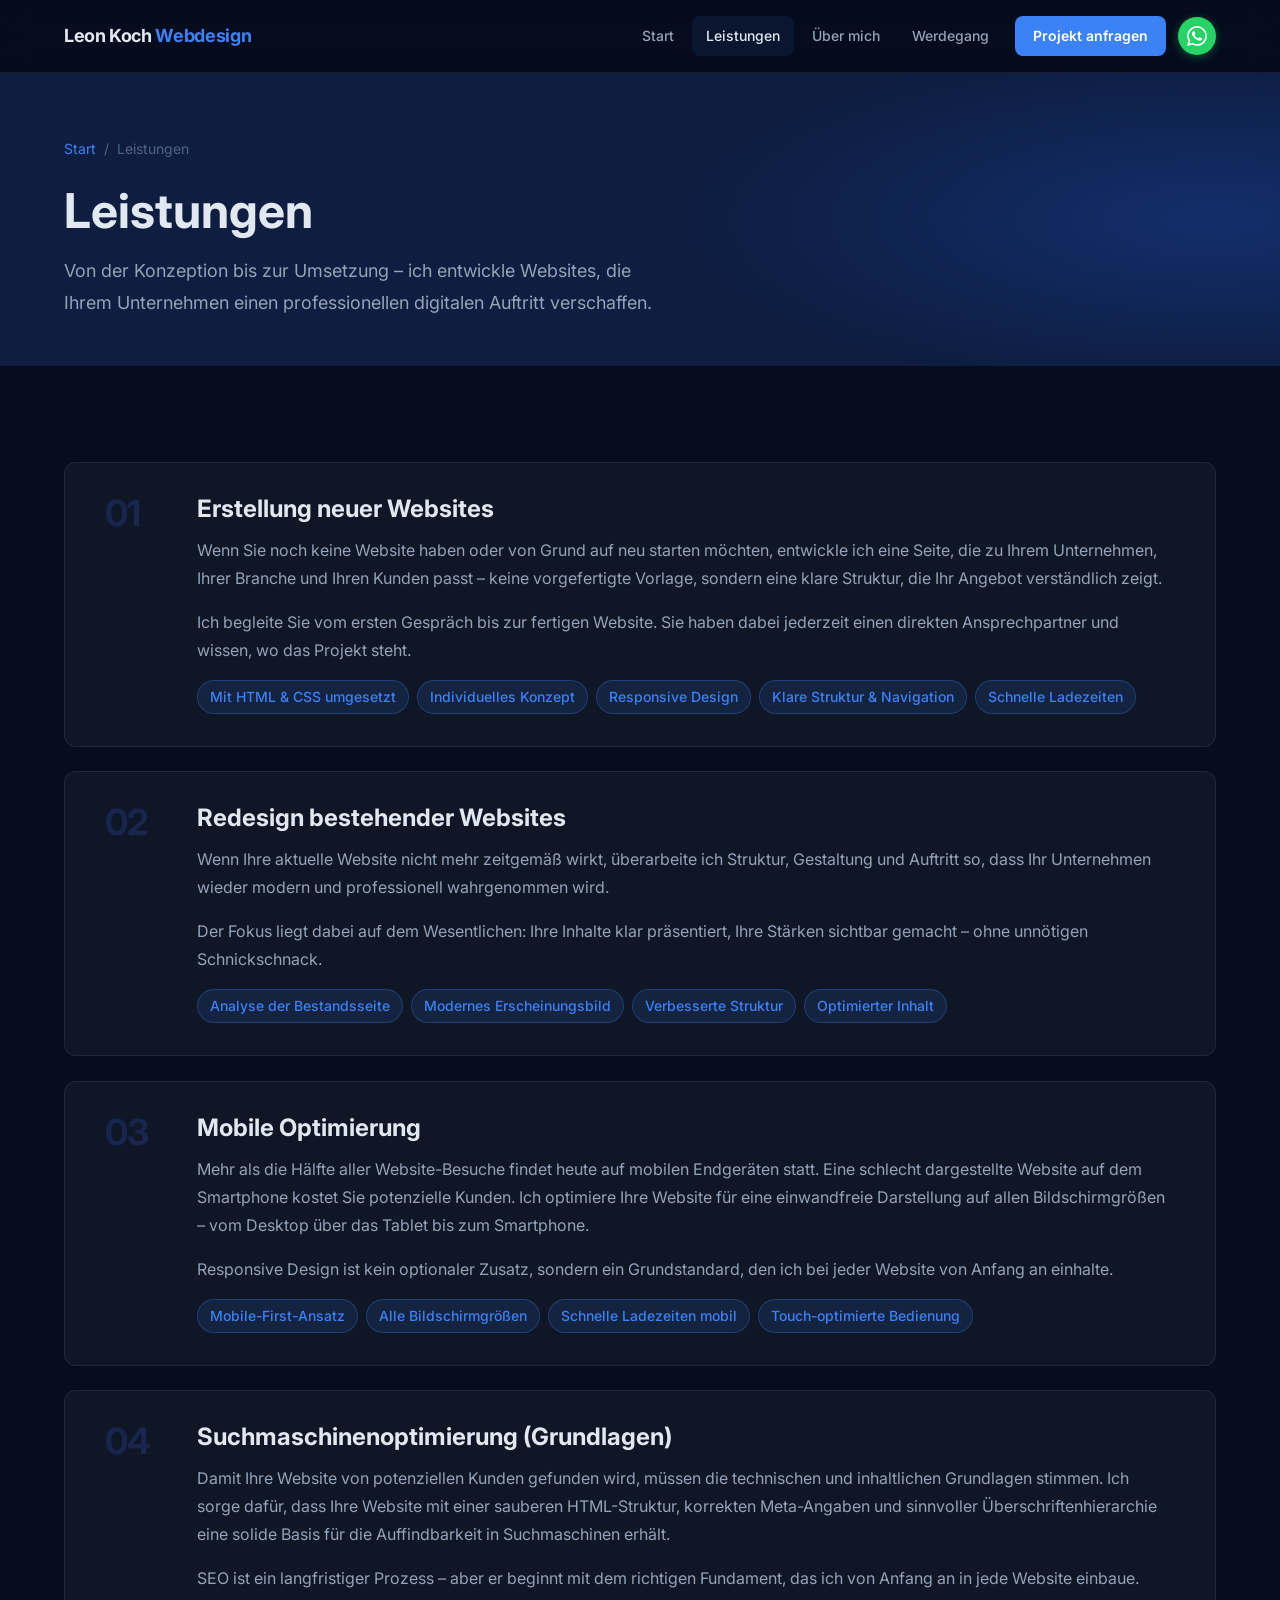
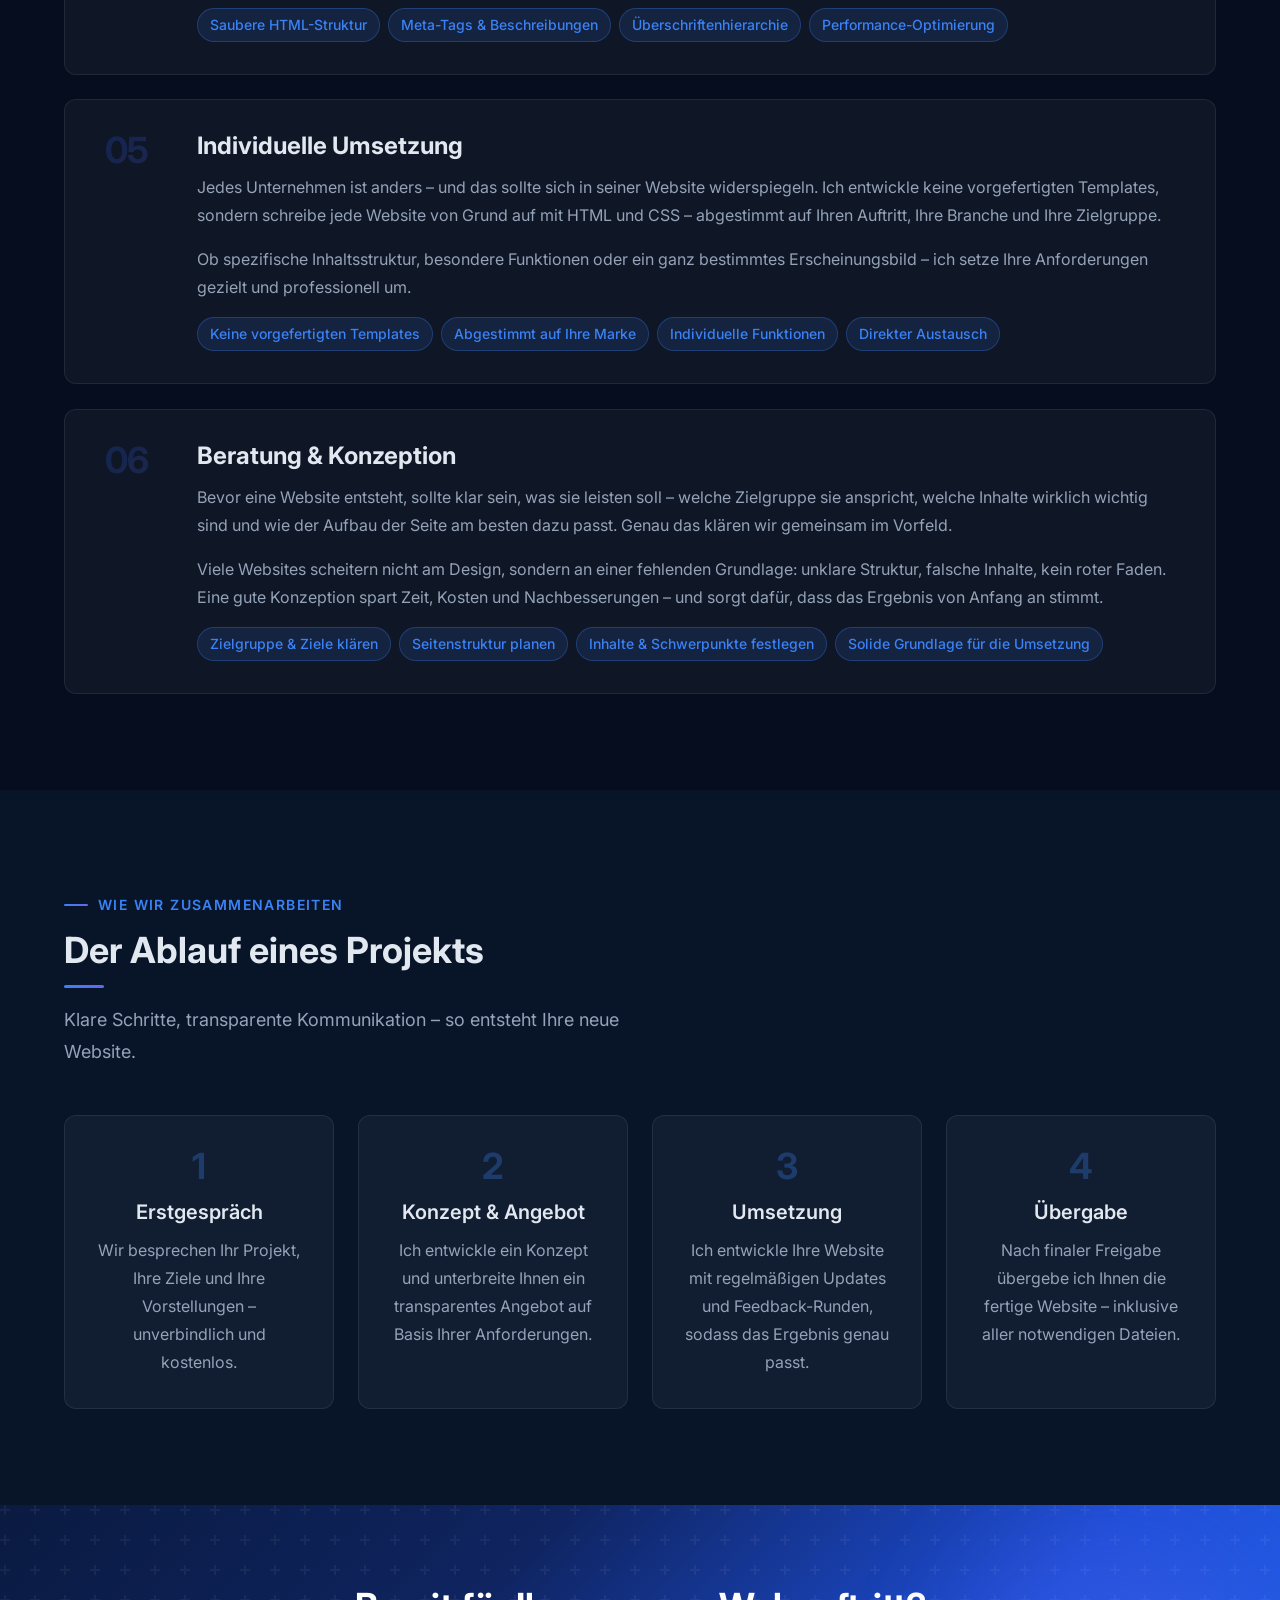
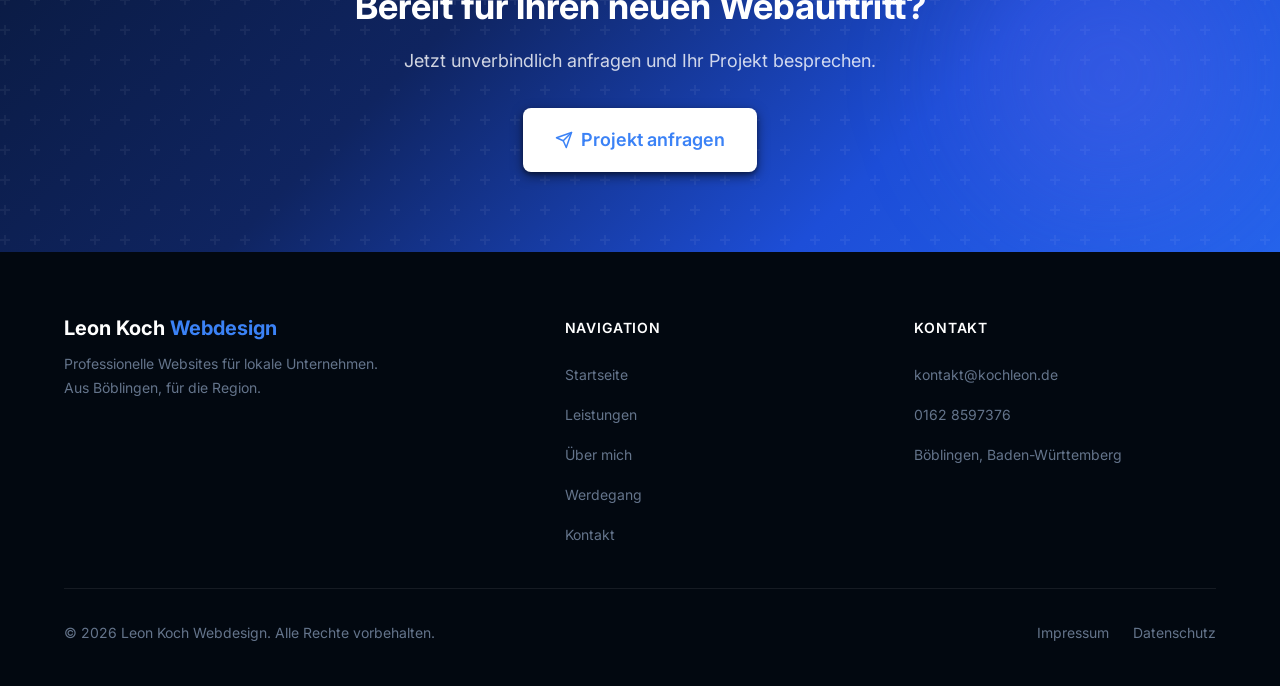
<file: leistungen.html>
<!DOCTYPE html>
<html lang="de">
<head>
  <meta charset="UTF-8">
  <meta name="viewport" content="width=device-width, initial-scale=1.0">
  <meta name="description" content="Webdesign Leistungen aus Böblingen: Website-Erstellung, Redesign, Mobile Optimierung, SEO-Grundlagen und individuelle Umsetzung mit HTML & CSS.">
  <meta name="keywords" content="Website erstellen Böblingen, Webdesign Leistungen, Website Redesign, Mobile Optimierung, SEO Webdesign">
  <meta name="author" content="Leon Koch">
  <meta name="robots" content="index, follow">
  <title>Leistungen | Webdesign Böblingen – Leon Koch</title>
  <link rel="canonical" href="https://kochleon.de/leistungen.html">

  <!-- Open Graph -->
  <meta property="og:type" content="website">
  <meta property="og:url" content="https://kochleon.de/leistungen.html">
  <meta property="og:title" content="Leistungen | Webdesign Böblingen – Leon Koch">
  <meta property="og:description" content="Website-Erstellung, Redesign, Mobile Optimierung und SEO-Grundlagen – individuell umgesetzt mit HTML & CSS für Unternehmen aus der Region Böblingen.">
  <meta property="og:locale" content="de_DE">
  <meta property="og:site_name" content="Leon Koch Webdesign">

  <!-- JSON-LD Structured Data -->
  <script type="application/ld+json">
  {
    "@context": "https://schema.org",
    "@type": "Service",
    "name": "Webdesign & Website-Erstellung",
    "provider": {
      "@type": "LocalBusiness",
      "@id": "https://kochleon.de/#business",
      "name": "Leon Koch Webdesign"
    },
    "areaServed": ["Böblingen", "Stuttgart", "Sindelfingen", "Baden-Württemberg"],
    "hasOfferCatalog": {
      "@type": "OfferCatalog",
      "name": "Webdesign-Leistungen",
      "itemListElement": [
        { "@type": "Offer", "itemOffered": { "@type": "Service", "name": "Erstellung neuer Websites" } },
        { "@type": "Offer", "itemOffered": { "@type": "Service", "name": "Redesign bestehender Websites" } },
        { "@type": "Offer", "itemOffered": { "@type": "Service", "name": "Mobile Optimierung" } },
        { "@type": "Offer", "itemOffered": { "@type": "Service", "name": "SEO-Grundlagen" } },
        { "@type": "Offer", "itemOffered": { "@type": "Service", "name": "Individuelle Umsetzung" } }
      ]
    }
  }
  </script>

  <link rel="preconnect" href="https://fonts.googleapis.com">
  <link rel="preconnect" href="https://fonts.gstatic.com" crossorigin>
  <link href="https://fonts.googleapis.com/css2?family=Inter:wght@400;500;600;700&display=swap" rel="stylesheet">
  <link rel="icon" type="image/svg+xml" href="favicon.svg">
  <link rel="stylesheet" href="css/style.css">
</head>
<body>

  <a href="#main" class="skip-link">Zum Inhalt springen</a>

  <!-- ===== HEADER ===== -->
  <header class="header">
    <div class="container header__inner">
      <a href="index.html" class="header__logo" aria-label="Leon Koch Webdesign – Startseite">
        Leon Koch <span>Webdesign</span>
      </a>

      <input type="checkbox" id="nav-toggle" class="nav-toggle sr-only">
      <nav class="nav" aria-label="Hauptnavigation">
        <ul class="nav__list">
          <li><a href="index.html"       class="nav__link">Start</a></li>
          <li><a href="leistungen.html"  class="nav__link active">Leistungen</a></li>
          <li><a href="ueber-mich.html"  class="nav__link">Über mich</a></li>
          <li><a href="werdegang.html"   class="nav__link">Werdegang</a></li>
          <li><a href="kontakt.html"     class="nav__link nav__link--cta">Projekt anfragen</a></li>
        </ul>
      </nav>
      <div class="header__right">
        <a href="https://wa.me/491628597376" class="header__wa-btn" target="_blank" rel="noopener noreferrer" aria-label="Per WhatsApp kontaktieren"><svg xmlns="http://www.w3.org/2000/svg" viewBox="0 0 24 24" fill="currentColor" aria-hidden="true"><path d="M17.472 14.382c-.297-.149-1.758-.867-2.03-.967-.273-.099-.471-.148-.67.15-.197.297-.767.966-.94 1.164-.173.199-.347.223-.644.075-.297-.15-1.255-.463-2.39-1.475-.883-.788-1.48-1.761-1.653-2.059-.173-.297-.018-.458.13-.606.134-.133.298-.347.446-.52.149-.174.198-.298.298-.497.099-.198.05-.371-.025-.52-.075-.149-.669-1.612-.916-2.207-.242-.579-.487-.5-.669-.51-.173-.008-.371-.01-.57-.01-.198 0-.52.074-.792.372-.272.297-1.04 1.016-1.04 2.479 0 1.462 1.065 2.875 1.213 3.074.149.198 2.096 3.2 5.077 4.487.709.306 1.262.489 1.694.625.712.227 1.36.195 1.871.118.571-.085 1.758-.719 2.006-1.413.248-.694.248-1.289.173-1.413-.074-.124-.272-.198-.57-.347m-5.421 7.403h-.004a9.87 9.87 0 0 1-5.031-1.378l-.361-.214-3.741.982.998-3.648-.235-.374a9.86 9.86 0 0 1-1.51-5.26c.001-5.45 4.436-9.884 9.888-9.884 2.64 0 5.122 1.03 6.988 2.898a9.825 9.825 0 0 1 2.893 6.994c-.003 5.45-4.437 9.884-9.885 9.884m8.413-18.297A11.815 11.815 0 0 0 12.05 0C5.495 0 .16 5.335.157 11.892c0 2.096.547 4.142 1.588 5.945L.057 24l6.305-1.654a11.882 11.882 0 0 0 5.683 1.448h.005c6.554 0 11.89-5.335 11.893-11.893a11.821 11.821 0 0 0-3.48-8.413z"/></svg></a>
        <label for="nav-toggle" class="nav-toggle-label" aria-label="Navigation öffnen oder schließen">
        <span></span>
        <span></span>
        <span></span>
      </label>
      </div>
    </div>
  </header>

  <main id="main">

    <!-- ===== PAGE HERO ===== -->
    <section class="page-hero">
      <div class="container">
        <nav class="page-hero__breadcrumb" aria-label="Breadcrumb">
          <a href="index.html">Start</a>
          <span aria-hidden="true">/</span>
          <span aria-current="page">Leistungen</span>
        </nav>
        <h1 class="page-hero__title">Leistungen</h1>
        <p class="page-hero__subtitle">
          Von der Konzeption bis zur Umsetzung – ich entwickle Websites, die Ihrem Unternehmen
          einen professionellen digitalen Auftritt verschaffen.
        </p>
      </div>
    </section>


    <!-- ===== LEISTUNGEN DETAIL ===== -->
    <section class="section" aria-label="Leistungen im Detail">
      <div class="container">

        <div class="service-detail">

          <!-- 01 -->
          <article class="service-card">
            <div class="service-card__number" aria-hidden="true">01</div>
            <div>
              <h2 class="service-card__title">Erstellung neuer Websites</h2>
              <p class="service-card__text">
                Wenn Sie noch keine Website haben oder von Grund auf neu starten möchten, entwickle ich
                eine Seite, die zu Ihrem Unternehmen, Ihrer Branche und Ihren Kunden passt –
                keine vorgefertigte Vorlage, sondern eine klare Struktur, die Ihr Angebot verständlich zeigt.
              </p>
              <p class="service-card__text">
                Ich begleite Sie vom ersten Gespräch bis zur fertigen Website. Sie haben dabei
                jederzeit einen direkten Ansprechpartner und wissen, wo das Projekt steht.
              </p>
              <div class="service-card__bullets">
                <span class="service-bullet">Mit HTML & CSS umgesetzt</span>
                <span class="service-bullet">Individuelles Konzept</span>
                <span class="service-bullet">Responsive Design</span>
                <span class="service-bullet">Klare Struktur & Navigation</span>
                <span class="service-bullet">Schnelle Ladezeiten</span>
              </div>
            </div>
          </article>

          <!-- 02 -->
          <article class="service-card">
            <div class="service-card__number" aria-hidden="true">02</div>
            <div>
              <h2 class="service-card__title">Redesign bestehender Websites</h2>
              <p class="service-card__text">
                Wenn Ihre aktuelle Website nicht mehr zeitgemäß wirkt, überarbeite ich Struktur,
                Gestaltung und Auftritt so, dass Ihr Unternehmen wieder modern und professionell
                wahrgenommen wird.
              </p>
              <p class="service-card__text">
                Der Fokus liegt dabei auf dem Wesentlichen: Ihre Inhalte klar präsentiert,
                Ihre Stärken sichtbar gemacht – ohne unnötigen Schnickschnack.
              </p>
              <div class="service-card__bullets">
                <span class="service-bullet">Analyse der Bestandsseite</span>
                <span class="service-bullet">Modernes Erscheinungsbild</span>
                <span class="service-bullet">Verbesserte Struktur</span>
                <span class="service-bullet">Optimierter Inhalt</span>
              </div>
            </div>
          </article>

          <!-- 03 -->
          <article class="service-card">
            <div class="service-card__number" aria-hidden="true">03</div>
            <div>
              <h2 class="service-card__title">Mobile Optimierung</h2>
              <p class="service-card__text">
                Mehr als die Hälfte aller Website-Besuche findet heute auf mobilen Endgeräten statt.
                Eine schlecht dargestellte Website auf dem Smartphone kostet Sie potenzielle Kunden.
                Ich optimiere Ihre Website für eine einwandfreie Darstellung auf allen Bildschirmgrößen –
                vom Desktop über das Tablet bis zum Smartphone.
              </p>
              <p class="service-card__text">
                Responsive Design ist kein optionaler Zusatz, sondern ein Grundstandard, den ich
                bei jeder Website von Anfang an einhalte.
              </p>
              <div class="service-card__bullets">
                <span class="service-bullet">Mobile-First-Ansatz</span>
                <span class="service-bullet">Alle Bildschirmgrößen</span>
                <span class="service-bullet">Schnelle Ladezeiten mobil</span>
                <span class="service-bullet">Touch-optimierte Bedienung</span>
              </div>
            </div>
          </article>

          <!-- 04 -->
          <article class="service-card">
            <div class="service-card__number" aria-hidden="true">04</div>
            <div>
              <h2 class="service-card__title">Suchmaschinenoptimierung (Grundlagen)</h2>
              <p class="service-card__text">
                Damit Ihre Website von potenziellen Kunden gefunden wird, müssen die technischen
                und inhaltlichen Grundlagen stimmen. Ich sorge dafür, dass Ihre Website mit einer
                sauberen HTML-Struktur, korrekten Meta-Angaben und sinnvoller Überschriftenhierarchie
                eine solide Basis für die Auffindbarkeit in Suchmaschinen erhält.
              </p>
              <p class="service-card__text">
                SEO ist ein langfristiger Prozess – aber er beginnt mit dem richtigen Fundament,
                das ich von Anfang an in jede Website einbaue.
              </p>
              <div class="service-card__bullets">
                <span class="service-bullet">Saubere HTML-Struktur</span>
                <span class="service-bullet">Meta-Tags & Beschreibungen</span>
                <span class="service-bullet">Überschriftenhierarchie</span>
                <span class="service-bullet">Performance-Optimierung</span>
              </div>
            </div>
          </article>

          <!-- 05 -->
          <article class="service-card">
            <div class="service-card__number" aria-hidden="true">05</div>
            <div>
              <h2 class="service-card__title">Individuelle Umsetzung</h2>
              <p class="service-card__text">
                Jedes Unternehmen ist anders – und das sollte sich in seiner Website widerspiegeln.
                Ich entwickle keine vorgefertigten Templates, sondern schreibe jede Website von Grund auf
                mit HTML und CSS – abgestimmt auf Ihren Auftritt, Ihre Branche und Ihre Zielgruppe.
              </p>
              <p class="service-card__text">
                Ob spezifische Inhaltsstruktur, besondere Funktionen oder ein ganz bestimmtes
                Erscheinungsbild – ich setze Ihre Anforderungen gezielt und professionell um.
              </p>
              <div class="service-card__bullets">
                <span class="service-bullet">Keine vorgefertigten Templates</span>
                <span class="service-bullet">Abgestimmt auf Ihre Marke</span>
                <span class="service-bullet">Individuelle Funktionen</span>
                <span class="service-bullet">Direkter Austausch</span>
              </div>
            </div>
          </article>

          <!-- 06 -->
          <article class="service-card">
            <div class="service-card__number" aria-hidden="true">06</div>
            <div>
              <h2 class="service-card__title">Beratung & Konzeption</h2>
              <p class="service-card__text">
                Bevor eine Website entsteht, sollte klar sein, was sie leisten soll – welche Zielgruppe
                sie anspricht, welche Inhalte wirklich wichtig sind und wie der Aufbau der Seite am
                besten dazu passt. Genau das klären wir gemeinsam im Vorfeld.
              </p>
              <p class="service-card__text">
                Viele Websites scheitern nicht am Design, sondern an einer fehlenden Grundlage:
                unklare Struktur, falsche Inhalte, kein roter Faden. Eine gute Konzeption spart
                Zeit, Kosten und Nachbesserungen – und sorgt dafür, dass das Ergebnis von Anfang
                an stimmt.
              </p>
              <div class="service-card__bullets">
                <span class="service-bullet">Zielgruppe & Ziele klären</span>
                <span class="service-bullet">Seitenstruktur planen</span>
                <span class="service-bullet">Inhalte & Schwerpunkte festlegen</span>
                <span class="service-bullet">Solide Grundlage für die Umsetzung</span>
              </div>
            </div>
          </article>

        </div>
      </div>
    </section>


    <!-- ===== PROZESS ===== -->
    <section class="section section--alt" aria-label="So läuft ein Projekt ab">
      <div class="container">
        <span class="section-label">Wie wir zusammenarbeiten</span>
        <h2 class="section-title">Der Ablauf eines Projekts</h2>
        <p class="section-subtitle">
          Klare Schritte, transparente Kommunikation – so entsteht Ihre neue Website.
        </p>

        <div class="card-grid card-grid--4">

          <article class="card" style="text-align:center;">
            <div style="font-size:var(--fs-4xl);font-weight:var(--fw-bold);color:var(--clr-accent-border);line-height:1;margin-bottom:var(--sp-4);">1</div>
            <h3 class="card__title">Erstgespräch</h3>
            <p class="card__text">Wir besprechen Ihr Projekt, Ihre Ziele und Ihre Vorstellungen – unverbindlich und kostenlos.</p>
          </article>

          <article class="card" style="text-align:center;">
            <div style="font-size:var(--fs-4xl);font-weight:var(--fw-bold);color:var(--clr-accent-border);line-height:1;margin-bottom:var(--sp-4);">2</div>
            <h3 class="card__title">Konzept & Angebot</h3>
            <p class="card__text">Ich entwickle ein Konzept und unterbreite Ihnen ein transparentes Angebot auf Basis Ihrer Anforderungen.</p>
          </article>

          <article class="card" style="text-align:center;">
            <div style="font-size:var(--fs-4xl);font-weight:var(--fw-bold);color:var(--clr-accent-border);line-height:1;margin-bottom:var(--sp-4);">3</div>
            <h3 class="card__title">Umsetzung</h3>
            <p class="card__text">Ich entwickle Ihre Website mit regelmäßigen Updates und Feedback-Runden, sodass das Ergebnis genau passt.</p>
          </article>

          <article class="card" style="text-align:center;">
            <div style="font-size:var(--fs-4xl);font-weight:var(--fw-bold);color:var(--clr-accent-border);line-height:1;margin-bottom:var(--sp-4);">4</div>
            <h3 class="card__title">Übergabe</h3>
            <p class="card__text">Nach finaler Freigabe übergebe ich Ihnen die fertige Website – inklusive aller notwendigen Dateien.</p>
          </article>

        </div>
      </div>
    </section>


    <!-- ===== CTA ===== -->
    <section class="cta-section" aria-label="Projekt anfragen">
      <div class="container cta-section__inner">
        <h2>Bereit für Ihren neuen Webauftritt?</h2>
        <p>Jetzt unverbindlich anfragen und Ihr Projekt besprechen.</p>
        <a href="kontakt.html" class="btn btn--white btn--lg">
          <svg xmlns="http://www.w3.org/2000/svg" width="18" height="18" viewBox="0 0 24 24" fill="none" stroke="currentColor" stroke-width="2" stroke-linecap="round" stroke-linejoin="round" aria-hidden="true"><line x1="22" y1="2" x2="11" y2="13"></line><polygon points="22 2 15 22 11 13 2 9 22 2"></polygon></svg>
          Projekt anfragen
        </a>
      </div>
    </section>

  </main>


  <!-- ===== FOOTER ===== -->
  <footer class="footer" aria-label="Seitenfu&szlig;">
    <div class="container">
      <div class="footer__inner">
        <div class="footer__brand">
          <h3>Leon Koch <span>Webdesign</span></h3>
          <p>Professionelle Websites für lokale Unternehmen. Aus Böblingen, für die Region.</p>
        </div>
        <div>
          <p class="footer__col-title">Navigation</p>
          <ul class="footer__links">
            <li><a href="index.html"      class="footer__link">Startseite</a></li>
            <li><a href="leistungen.html" class="footer__link">Leistungen</a></li>
            <li><a href="ueber-mich.html" class="footer__link">Über mich</a></li>
            <li><a href="werdegang.html"  class="footer__link">Werdegang</a></li>
            <li><a href="kontakt.html"    class="footer__link">Kontakt</a></li>
          </ul>
        </div>
        <div>
          <p class="footer__col-title">Kontakt</p>
          <ul class="footer__links">
            <li><a href="mailto:kontakt@kochleon.de" class="footer__link">kontakt@kochleon.de</a></li>
            <li><a href="tel:+491628597376"         class="footer__link">0162 8597376</a></li>
            <li><span class="footer__link">Böblingen, Baden-Württemberg</span></li>
          </ul>
        </div>
      </div>
      <div class="footer__bottom">
        <p class="footer__copy">&copy; 2026 Leon Koch Webdesign. Alle Rechte vorbehalten.</p>
        <nav class="footer__legal" aria-label="Rechtliches">
          <a href="impressum.html">Impressum</a>
          <a href="datenschutz.html">Datenschutz</a>
        </nav>
      </div>
    </div>
  </footer>

  <script src="js/main.js" defer></script>
  
</body>
</html>
</file>
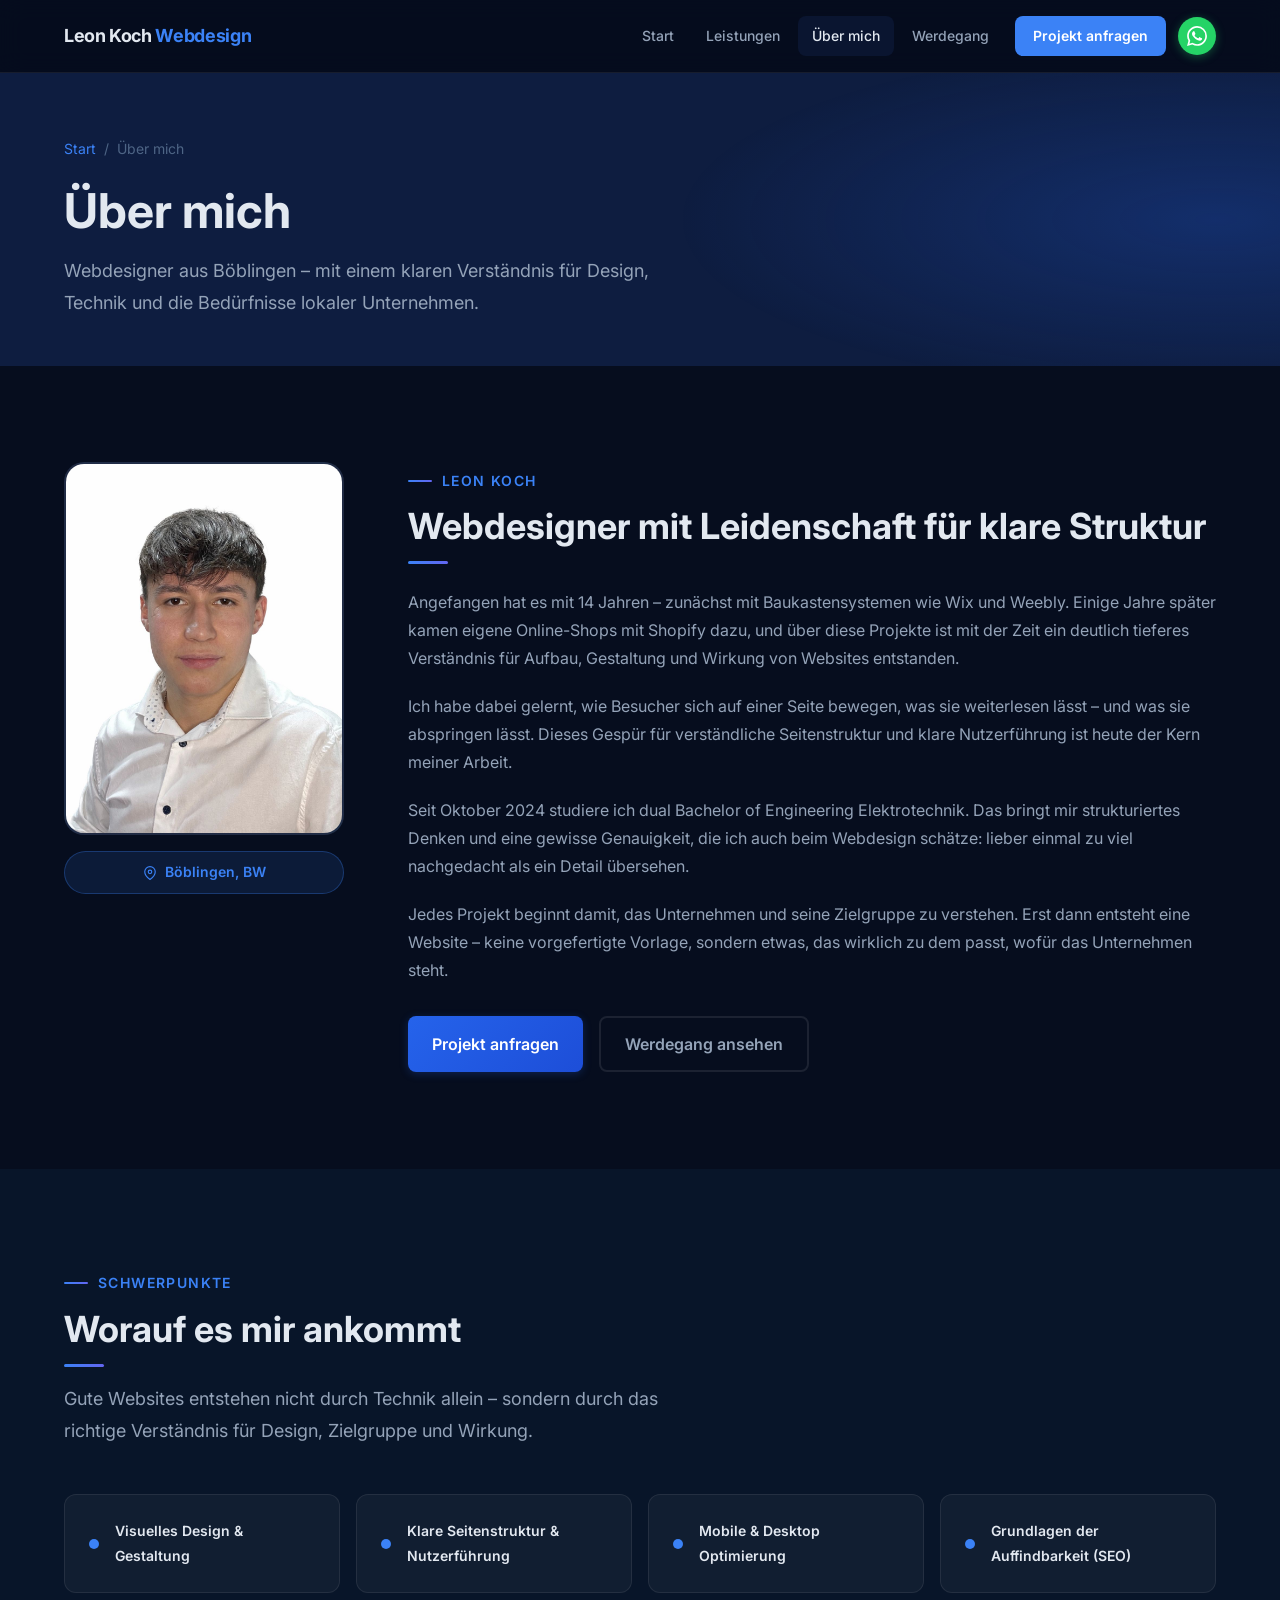
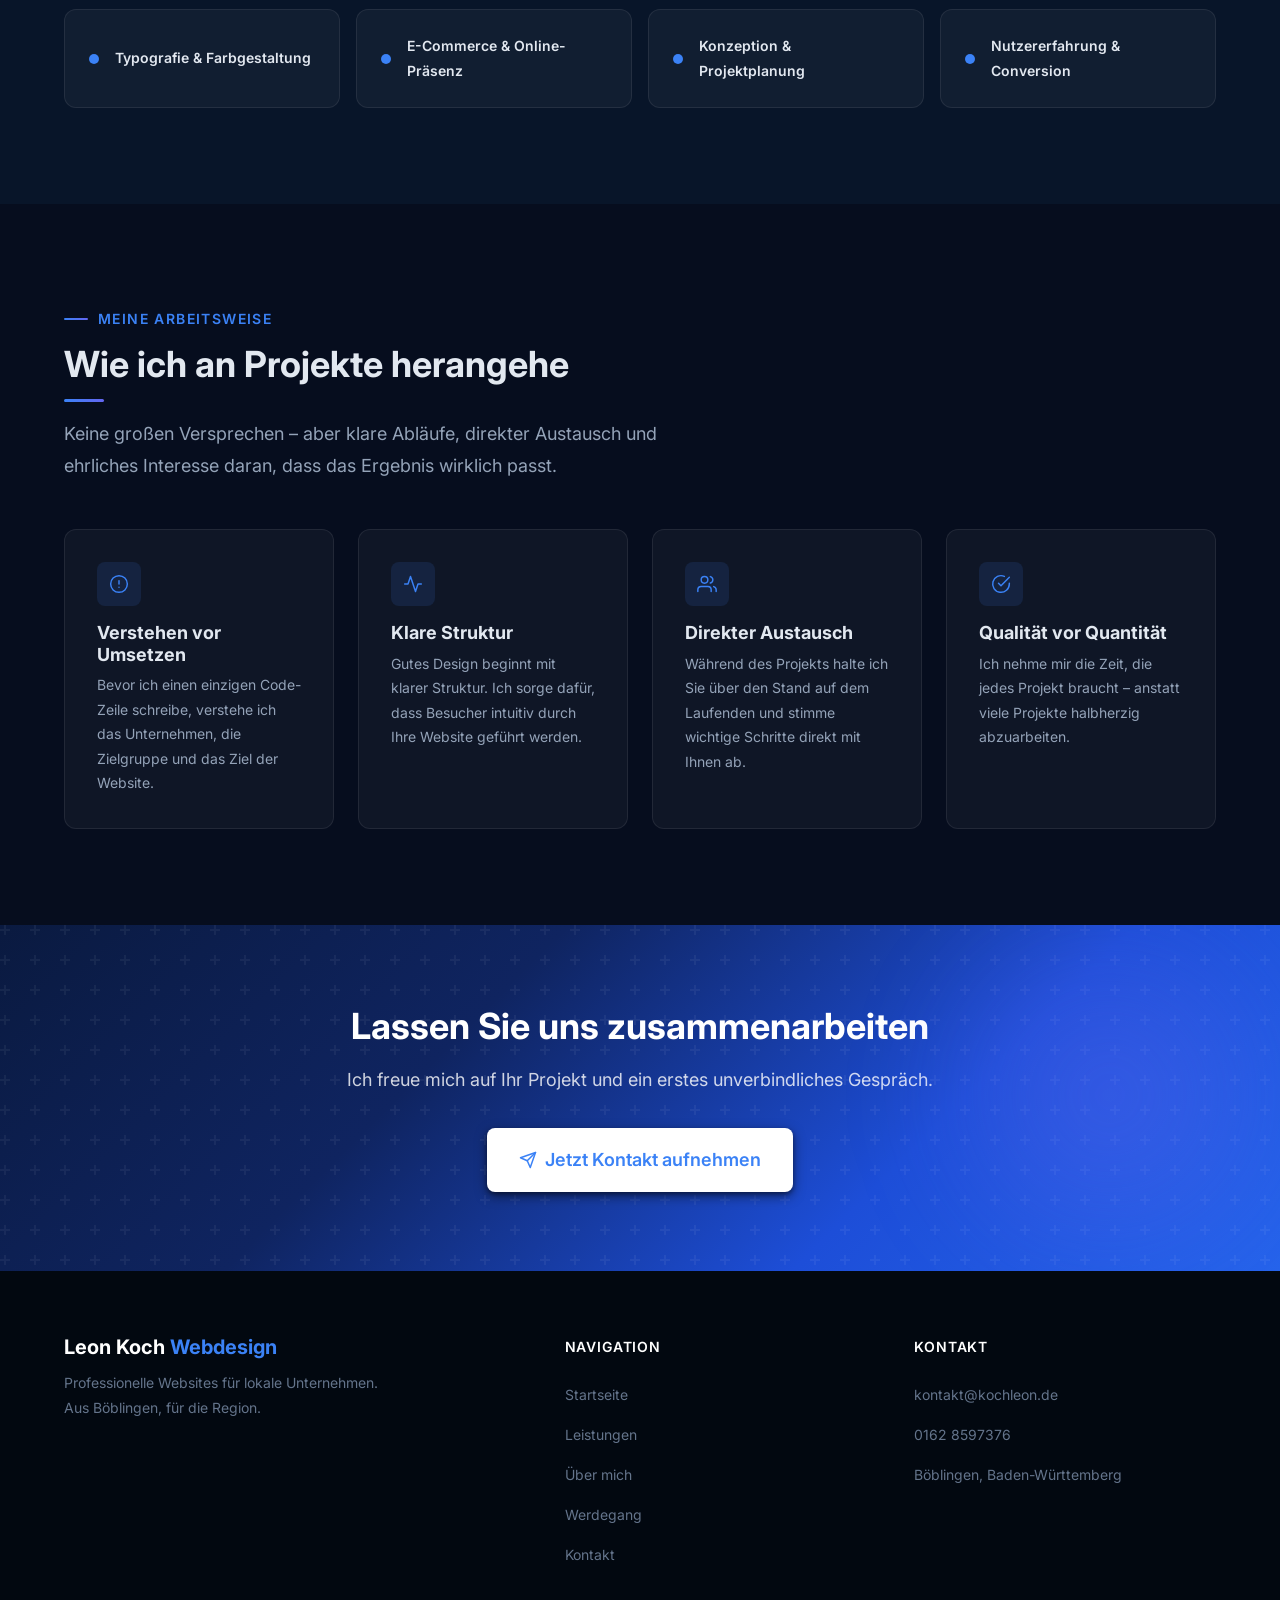
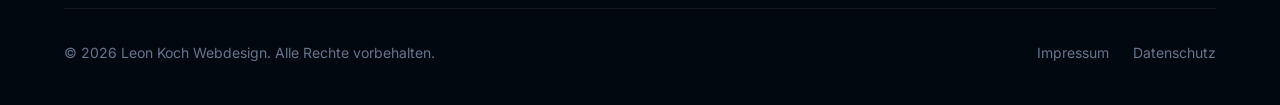
<file: ueber-mich.html>
<!DOCTYPE html>
<html lang="de">
<head>
  <meta charset="UTF-8">
  <meta name="viewport" content="width=device-width, initial-scale=1.0">
  <meta name="description" content="Leon Koch – Webdesigner aus Böblingen. Individuelle Websites mit HTML & CSS für lokale Unternehmen. Erfahre mehr über meinen Weg und meine Arbeitsweise.">
  <meta name="keywords" content="Webdesigner Böblingen, Leon Koch, Webdesign Böblingen, HTML CSS Entwickler">
  <meta name="author" content="Leon Koch">
  <meta name="robots" content="index, follow">
  <title>Über mich – Webdesigner Leon Koch aus Böblingen</title>
  <link rel="canonical" href="https://kochleon.de/ueber-mich.html">
  <meta property="og:type" content="profile">
  <meta property="og:url" content="https://kochleon.de/ueber-mich.html">
  <meta property="og:title" content="Über mich – Webdesigner Leon Koch aus Böblingen">
  <meta property="og:description" content="Leon Koch – Webdesigner aus Böblingen. Individuelle Websites mit HTML & CSS, klare Struktur und direkter Ansprechpartner.">
  <meta property="og:locale" content="de_DE">
  <meta property="og:site_name" content="Leon Koch Webdesign">
  <script type="application/ld+json">
  {"@context":"https://schema.org","@type":"Person","name":"Leon Koch","jobTitle":"Webdesigner","url":"https://kochleon.de/ueber-mich.html","email":"kontakt@kochleon.de","telephone":"+491628597376","address":{"@type":"PostalAddress","addressLocality":"Böblingen","postalCode":"71034","addressCountry":"DE"},"knowsAbout":["Webdesign","HTML","CSS","Responsive Design","SEO"],"worksFor":{"@type":"LocalBusiness","@id":"https://kochleon.de/#business"}}
  </script>
  <link rel="preconnect" href="https://fonts.googleapis.com">
  <link rel="preconnect" href="https://fonts.gstatic.com" crossorigin>
  <link href="https://fonts.googleapis.com/css2?family=Inter:wght@400;500;600;700&display=swap" rel="stylesheet">
  <link rel="icon" type="image/svg+xml" href="favicon.svg">
  <link rel="stylesheet" href="css/style.css">
  <style>
    .skills-grid {
      display: grid;
      grid-template-columns: repeat(4, 1fr);
      gap: var(--sp-4);
      margin-top: var(--sp-8);
    }
    .skill-item {
      background: rgba(255,255,255,.04);
      border: 1px solid rgba(255,255,255,.08);
      border-radius: var(--radius-lg);
      padding: var(--sp-6) var(--sp-6);
      min-height: 88px;
      display: flex;
      align-items: center;
      gap: var(--sp-4);
      transition: box-shadow var(--tr), border-color var(--tr);
    }
    @media (max-width: 1024px) {
      .skills-grid { grid-template-columns: repeat(2, 1fr); }
    }
    @media (max-width: 480px) {
      .skills-grid { grid-template-columns: 1fr; }
    }
    .skill-item:hover {
      box-shadow: var(--shadow);
      border-color: var(--clr-accent-border);
    }
    .skill-item__dot {
      width: 10px; height: 10px;
      border-radius: 50%;
      background: var(--clr-accent);
      flex-shrink: 0;
    }
    .skill-item__name {
      font-size: var(--fs-sm);
      font-weight: var(--fw-semibold);
      color: var(--clr-text);
    }
    .values-grid {
      display: grid;
      grid-template-columns: repeat(auto-fit, minmax(260px, 1fr));
      gap: var(--sp-6);
      margin-top: var(--sp-8);
    }
    .value-card {
      background: rgba(255,255,255,.04);
      border: 1px solid rgba(255,255,255,.08);
      border-radius: var(--radius-lg);
      padding: var(--sp-8);
      transition: box-shadow var(--tr), border-color var(--tr), transform var(--tr);
    }
    .value-card:hover {
      box-shadow: var(--shadow-md);
      border-color: var(--clr-accent-border);
      transform: translateY(-2px);
    }
    .value-card__icon {
      width: 44px; height: 44px;
      display: flex;
      align-items: center;
      justify-content: center;
      background: var(--clr-accent-light);
      border-radius: var(--radius);
      color: var(--clr-accent);
      margin-bottom: var(--sp-4);
    }
    .value-card__icon svg { width: 20px; height: 20px; }
    .value-card h3 {
      font-size: var(--fs-lg);
      margin-bottom: var(--sp-2);
    }
    .value-card p {
      font-size: var(--fs-sm);
      color: var(--clr-text-muted);
      line-height: var(--lh-relaxed);
    }
  </style>
</head>
<body>

  <a href="#main" class="skip-link">Zum Inhalt springen</a>

  <!-- ===== HEADER ===== -->
  <header class="header">
    <div class="container header__inner">
      <a href="index.html" class="header__logo" aria-label="Leon Koch Webdesign – Startseite">
        Leon Koch <span>Webdesign</span>
      </a>

      <input type="checkbox" id="nav-toggle" class="nav-toggle sr-only">
      <nav class="nav" aria-label="Hauptnavigation">
        <ul class="nav__list">
          <li><a href="index.html"       class="nav__link">Start</a></li>
          <li><a href="leistungen.html"  class="nav__link">Leistungen</a></li>
          <li><a href="ueber-mich.html"  class="nav__link active">Über mich</a></li>
          <li><a href="werdegang.html"   class="nav__link">Werdegang</a></li>
          <li><a href="kontakt.html"     class="nav__link nav__link--cta">Projekt anfragen</a></li>
        </ul>
      </nav>
      <div class="header__right">
        <a href="https://wa.me/491628597376" class="header__wa-btn" target="_blank" rel="noopener noreferrer" aria-label="Per WhatsApp kontaktieren"><svg xmlns="http://www.w3.org/2000/svg" viewBox="0 0 24 24" fill="currentColor" aria-hidden="true"><path d="M17.472 14.382c-.297-.149-1.758-.867-2.03-.967-.273-.099-.471-.148-.67.15-.197.297-.767.966-.94 1.164-.173.199-.347.223-.644.075-.297-.15-1.255-.463-2.39-1.475-.883-.788-1.48-1.761-1.653-2.059-.173-.297-.018-.458.13-.606.134-.133.298-.347.446-.52.149-.174.198-.298.298-.497.099-.198.05-.371-.025-.52-.075-.149-.669-1.612-.916-2.207-.242-.579-.487-.5-.669-.51-.173-.008-.371-.01-.57-.01-.198 0-.52.074-.792.372-.272.297-1.04 1.016-1.04 2.479 0 1.462 1.065 2.875 1.213 3.074.149.198 2.096 3.2 5.077 4.487.709.306 1.262.489 1.694.625.712.227 1.36.195 1.871.118.571-.085 1.758-.719 2.006-1.413.248-.694.248-1.289.173-1.413-.074-.124-.272-.198-.57-.347m-5.421 7.403h-.004a9.87 9.87 0 0 1-5.031-1.378l-.361-.214-3.741.982.998-3.648-.235-.374a9.86 9.86 0 0 1-1.51-5.26c.001-5.45 4.436-9.884 9.888-9.884 2.64 0 5.122 1.03 6.988 2.898a9.825 9.825 0 0 1 2.893 6.994c-.003 5.45-4.437 9.884-9.885 9.884m8.413-18.297A11.815 11.815 0 0 0 12.05 0C5.495 0 .16 5.335.157 11.892c0 2.096.547 4.142 1.588 5.945L.057 24l6.305-1.654a11.882 11.882 0 0 0 5.683 1.448h.005c6.554 0 11.89-5.335 11.893-11.893a11.821 11.821 0 0 0-3.48-8.413z"/></svg></a>
        <label for="nav-toggle" class="nav-toggle-label" aria-label="Navigation öffnen oder schließen">
        <span></span>
        <span></span>
        <span></span>
      </label>
      </div>
    </div>
  </header>

  <main id="main">

    <!-- ===== PAGE HERO ===== -->
    <section class="page-hero">
      <div class="container">
        <nav class="page-hero__breadcrumb" aria-label="Breadcrumb">
          <a href="index.html">Start</a>
          <span aria-hidden="true">/</span>
          <span aria-current="page">Über mich</span>
        </nav>
        <h1 class="page-hero__title">Über mich</h1>
        <p class="page-hero__subtitle">
          Webdesigner aus Böblingen – mit einem klaren Verständnis für Design, Technik und die
          Bedürfnisse lokaler Unternehmen.
        </p>
      </div>
    </section>


    <!-- ===== PROFIL ===== -->
    <section class="section" aria-label="Persönliche Vorstellung">
      <div class="container">
        <div class="profile-layout">

          <div class="profile-image-wrap">
            <div class="profile-image">
              <img src="img/leon-koch.jpg" alt="Leon Koch – Webdesigner aus Böblingen" style="width:100%;height:100%;object-fit:cover;object-position:center bottom;">
            </div>
            <div class="profile-badge">
              <svg xmlns="http://www.w3.org/2000/svg" width="14" height="14" viewBox="0 0 24 24" fill="none" stroke="currentColor" stroke-width="2" stroke-linecap="round" stroke-linejoin="round" aria-hidden="true"><path d="M21 10c0 7-9 13-9 13s-9-6-9-13a9 9 0 0 1 18 0z"></path><circle cx="12" cy="10" r="3"></circle></svg>
              Böblingen, BW
            </div>
          </div>

          <div>
            <span class="section-label">Leon Koch</span>
            <h2 class="section-title" style="margin-bottom:var(--sp-6);">Webdesigner mit Leidenschaft für klare Struktur</h2>

            <div class="prose">
              <p>
                Angefangen hat es mit 14 Jahren – zunächst mit Baukastensystemen wie Wix und Weebly.
                Einige Jahre später kamen eigene Online-Shops mit Shopify dazu, und über diese
                Projekte ist mit der Zeit ein deutlich tieferes Verständnis für Aufbau, Gestaltung
                und Wirkung von Websites entstanden.
              </p>
              <p>
                Ich habe dabei gelernt, wie Besucher sich auf einer Seite bewegen, was sie weiterlesen
                lässt – und was sie abspringen lässt. Dieses Gespür für verständliche Seitenstruktur
                und klare Nutzerführung ist heute der Kern meiner Arbeit.
              </p>
              <p>
                Seit Oktober 2024 studiere ich dual Bachelor of Engineering Elektrotechnik. Das bringt
                mir strukturiertes Denken und eine gewisse Genauigkeit, die ich auch beim Webdesign schätze:
                lieber einmal zu viel nachgedacht als ein Detail übersehen.
              </p>
              <p>
                Jedes Projekt beginnt damit, das Unternehmen und seine Zielgruppe zu verstehen.
                Erst dann entsteht eine Website – keine vorgefertigte Vorlage, sondern etwas,
                das wirklich zu dem passt, wofür das Unternehmen steht.
              </p>
            </div>

            <div style="margin-top:var(--sp-8); display:flex; gap:var(--sp-4); flex-wrap:wrap;">
              <a href="kontakt.html" class="btn btn--primary">Projekt anfragen</a>
              <a href="werdegang.html" class="btn btn--ghost">Werdegang ansehen</a>
            </div>
          </div>

        </div>
      </div>
    </section>


    <!-- ===== KENNTNISSE ===== -->
    <section class="section section--alt" aria-label="Kenntnisse und Werkzeuge">
      <div class="container">
        <span class="section-label">Schwerpunkte</span>
        <h2 class="section-title">Worauf es mir ankommt</h2>
        <p class="section-subtitle">
          Gute Websites entstehen nicht durch Technik allein – sondern durch das richtige Verständnis
          für Design, Zielgruppe und Wirkung.
        </p>

        <div class="skills-grid">
          <div class="skill-item">
            <span class="skill-item__dot"></span>
            <span class="skill-item__name">Visuelles Design & Gestaltung</span>
          </div>
          <div class="skill-item">
            <span class="skill-item__dot"></span>
            <span class="skill-item__name">Klare Seitenstruktur & Nutzerführung</span>
          </div>
          <div class="skill-item">
            <span class="skill-item__dot"></span>
            <span class="skill-item__name">Mobile & Desktop Optimierung</span>
          </div>
          <div class="skill-item">
            <span class="skill-item__dot"></span>
            <span class="skill-item__name">Grundlagen der Auffindbarkeit (SEO)</span>
          </div>
          <div class="skill-item">
            <span class="skill-item__dot"></span>
            <span class="skill-item__name">Typografie & Farbgestaltung</span>
          </div>
          <div class="skill-item">
            <span class="skill-item__dot"></span>
            <span class="skill-item__name">E-Commerce & Online-Präsenz</span>
          </div>
          <div class="skill-item">
            <span class="skill-item__dot"></span>
            <span class="skill-item__name">Konzeption & Projektplanung</span>
          </div>
          <div class="skill-item">
            <span class="skill-item__dot"></span>
            <span class="skill-item__name">Nutzererfahrung & Conversion</span>
          </div>
        </div>
      </div>
    </section>


    <!-- ===== WERTE ===== -->
    <section class="section" aria-label="Meine Arbeitsweise">
      <div class="container">
        <span class="section-label">Meine Arbeitsweise</span>
        <h2 class="section-title">Wie ich an Projekte herangehe</h2>
        <p class="section-subtitle">
          Keine großen Versprechen – aber klare Abläufe, direkter Austausch
          und ehrliches Interesse daran, dass das Ergebnis wirklich passt.
        </p>

        <div class="values-grid">

          <div class="value-card">
            <div class="value-card__icon" aria-hidden="true">
              <svg xmlns="http://www.w3.org/2000/svg" viewBox="0 0 24 24" fill="none" stroke="currentColor" stroke-width="1.75" stroke-linecap="round" stroke-linejoin="round"><circle cx="12" cy="12" r="10"></circle><line x1="12" y1="8" x2="12" y2="12"></line><line x1="12" y1="16" x2="12.01" y2="16"></line></svg>
            </div>
            <h3>Verstehen vor Umsetzen</h3>
            <p>Bevor ich einen einzigen Code-Zeile schreibe, verstehe ich das Unternehmen, die Zielgruppe und das Ziel der Website.</p>
          </div>

          <div class="value-card">
            <div class="value-card__icon" aria-hidden="true">
              <svg xmlns="http://www.w3.org/2000/svg" viewBox="0 0 24 24" fill="none" stroke="currentColor" stroke-width="1.75" stroke-linecap="round" stroke-linejoin="round"><polyline points="22 12 18 12 15 21 9 3 6 12 2 12"></polyline></svg>
            </div>
            <h3>Klare Struktur</h3>
            <p>Gutes Design beginnt mit klarer Struktur. Ich sorge dafür, dass Besucher intuitiv durch Ihre Website geführt werden.</p>
          </div>

          <div class="value-card">
            <div class="value-card__icon" aria-hidden="true">
              <svg xmlns="http://www.w3.org/2000/svg" viewBox="0 0 24 24" fill="none" stroke="currentColor" stroke-width="1.75" stroke-linecap="round" stroke-linejoin="round"><path d="M17 21v-2a4 4 0 0 0-4-4H5a4 4 0 0 0-4 4v2"></path><circle cx="9" cy="7" r="4"></circle><path d="M23 21v-2a4 4 0 0 0-3-3.87"></path><path d="M16 3.13a4 4 0 0 1 0 7.75"></path></svg>
            </div>
            <h3>Direkter Austausch</h3>
            <p>Während des Projekts halte ich Sie über den Stand auf dem Laufenden und stimme wichtige Schritte direkt mit Ihnen ab.</p>
          </div>

          <div class="value-card">
            <div class="value-card__icon" aria-hidden="true">
              <svg xmlns="http://www.w3.org/2000/svg" viewBox="0 0 24 24" fill="none" stroke="currentColor" stroke-width="1.75" stroke-linecap="round" stroke-linejoin="round"><path d="M22 11.08V12a10 10 0 1 1-5.93-9.14"></path><polyline points="22 4 12 14.01 9 11.01"></polyline></svg>
            </div>
            <h3>Qualität vor Quantität</h3>
            <p>Ich nehme mir die Zeit, die jedes Projekt braucht – anstatt viele Projekte halbherzig abzuarbeiten.</p>
          </div>

        </div>
      </div>
    </section>


    <!-- ===== CTA ===== -->
    <section class="cta-section" aria-label="Kontakt aufnehmen">
      <div class="container cta-section__inner">
        <h2>Lassen Sie uns zusammenarbeiten</h2>
        <p>Ich freue mich auf Ihr Projekt und ein erstes unverbindliches Gespräch.</p>
        <a href="kontakt.html" class="btn btn--white btn--lg">
          <svg xmlns="http://www.w3.org/2000/svg" width="18" height="18" viewBox="0 0 24 24" fill="none" stroke="currentColor" stroke-width="2" stroke-linecap="round" stroke-linejoin="round" aria-hidden="true"><line x1="22" y1="2" x2="11" y2="13"></line><polygon points="22 2 15 22 11 13 2 9 22 2"></polygon></svg>
          Jetzt Kontakt aufnehmen
        </a>
      </div>
    </section>

  </main>


  <!-- ===== FOOTER ===== -->
  <footer class="footer" aria-label="Seitenfu&szlig;">
    <div class="container">
      <div class="footer__inner">
        <div class="footer__brand">
          <h3>Leon Koch <span>Webdesign</span></h3>
          <p>Professionelle Websites für lokale Unternehmen. Aus Böblingen, für die Region.</p>
        </div>
        <div>
          <p class="footer__col-title">Navigation</p>
          <ul class="footer__links">
            <li><a href="index.html"      class="footer__link">Startseite</a></li>
            <li><a href="leistungen.html" class="footer__link">Leistungen</a></li>
            <li><a href="ueber-mich.html" class="footer__link">Über mich</a></li>
            <li><a href="werdegang.html"  class="footer__link">Werdegang</a></li>
            <li><a href="kontakt.html"    class="footer__link">Kontakt</a></li>
          </ul>
        </div>
        <div>
          <p class="footer__col-title">Kontakt</p>
          <ul class="footer__links">
            <li><a href="mailto:kontakt@kochleon.de" class="footer__link">kontakt@kochleon.de</a></li>
            <li><a href="tel:+491628597376"         class="footer__link">0162 8597376</a></li>
            <li><span class="footer__link">Böblingen, Baden-Württemberg</span></li>
          </ul>
        </div>
      </div>
      <div class="footer__bottom">
        <p class="footer__copy">&copy; 2026 Leon Koch Webdesign. Alle Rechte vorbehalten.</p>
        <nav class="footer__legal" aria-label="Rechtliches">
          <a href="impressum.html">Impressum</a>
          <a href="datenschutz.html">Datenschutz</a>
        </nav>
      </div>
    </div>
  </footer>

  <script src="js/main.js" defer></script>
  
</body>
</html>
</file>
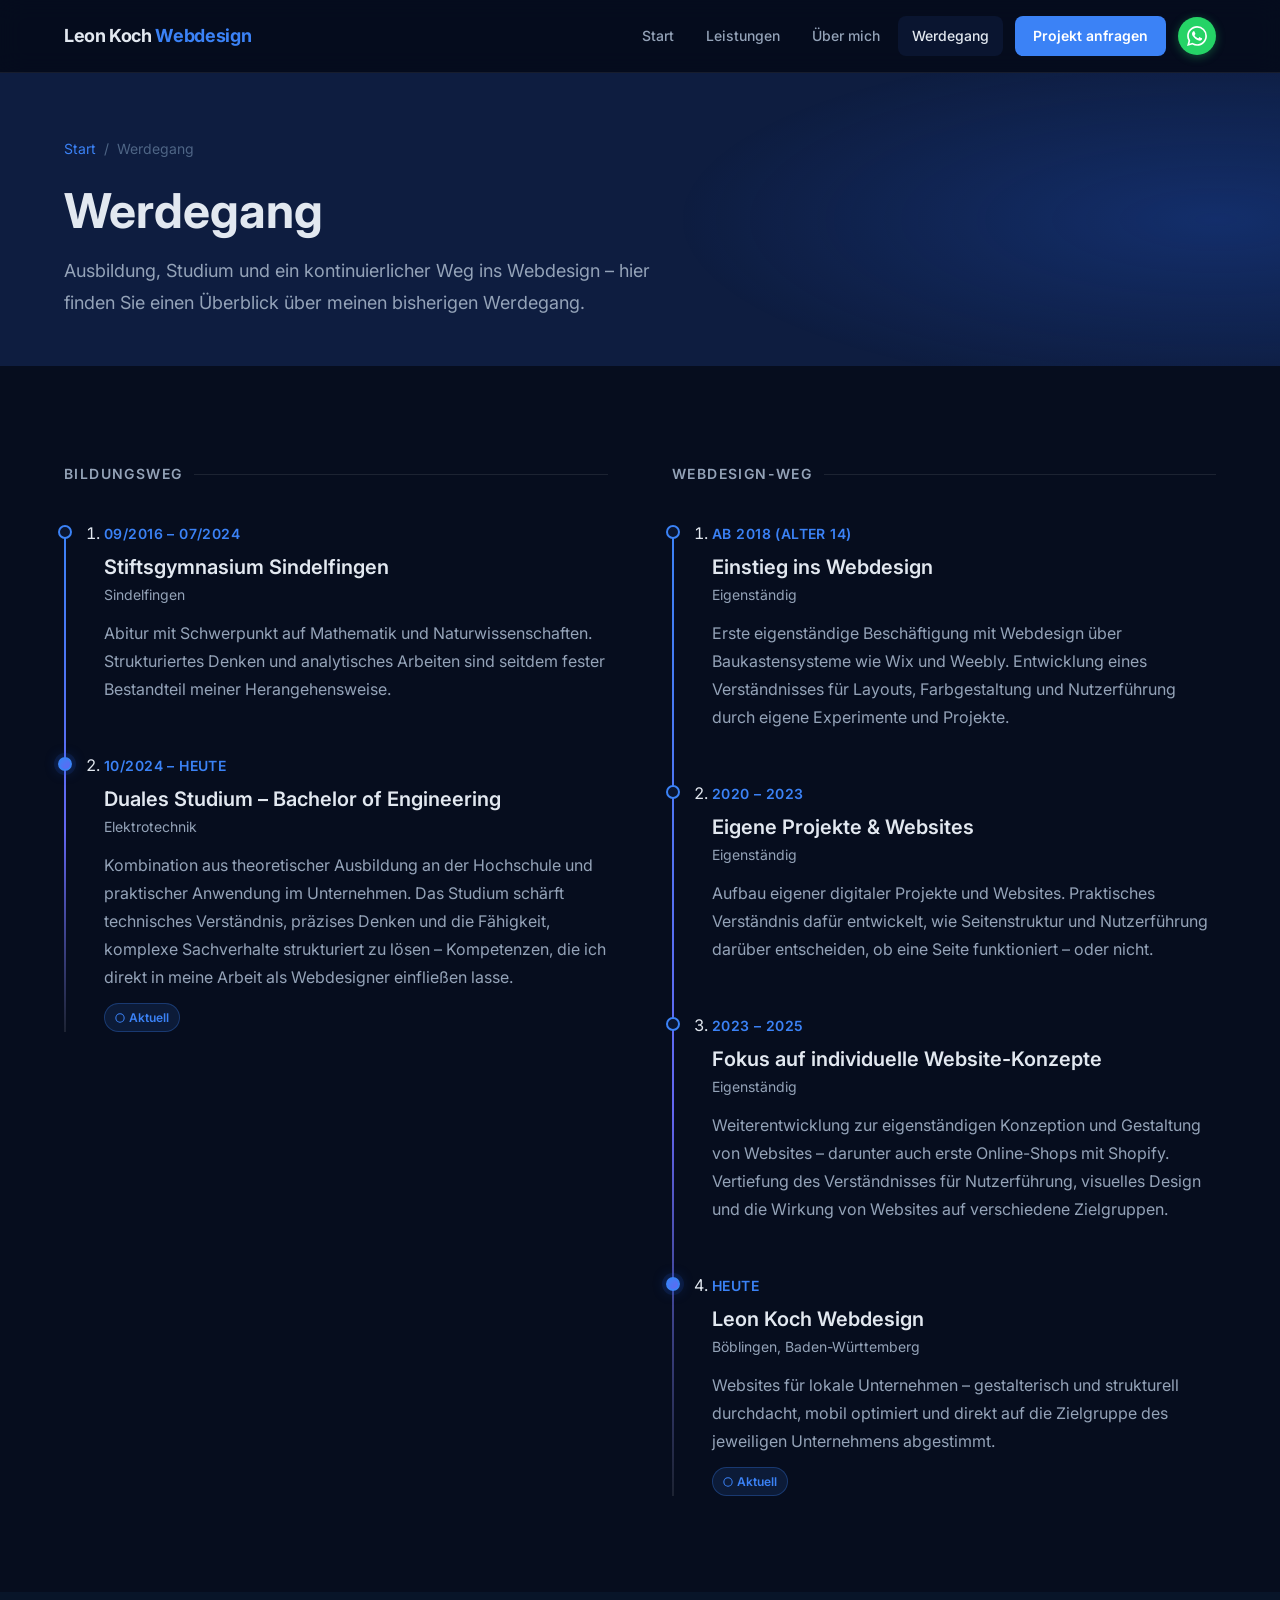
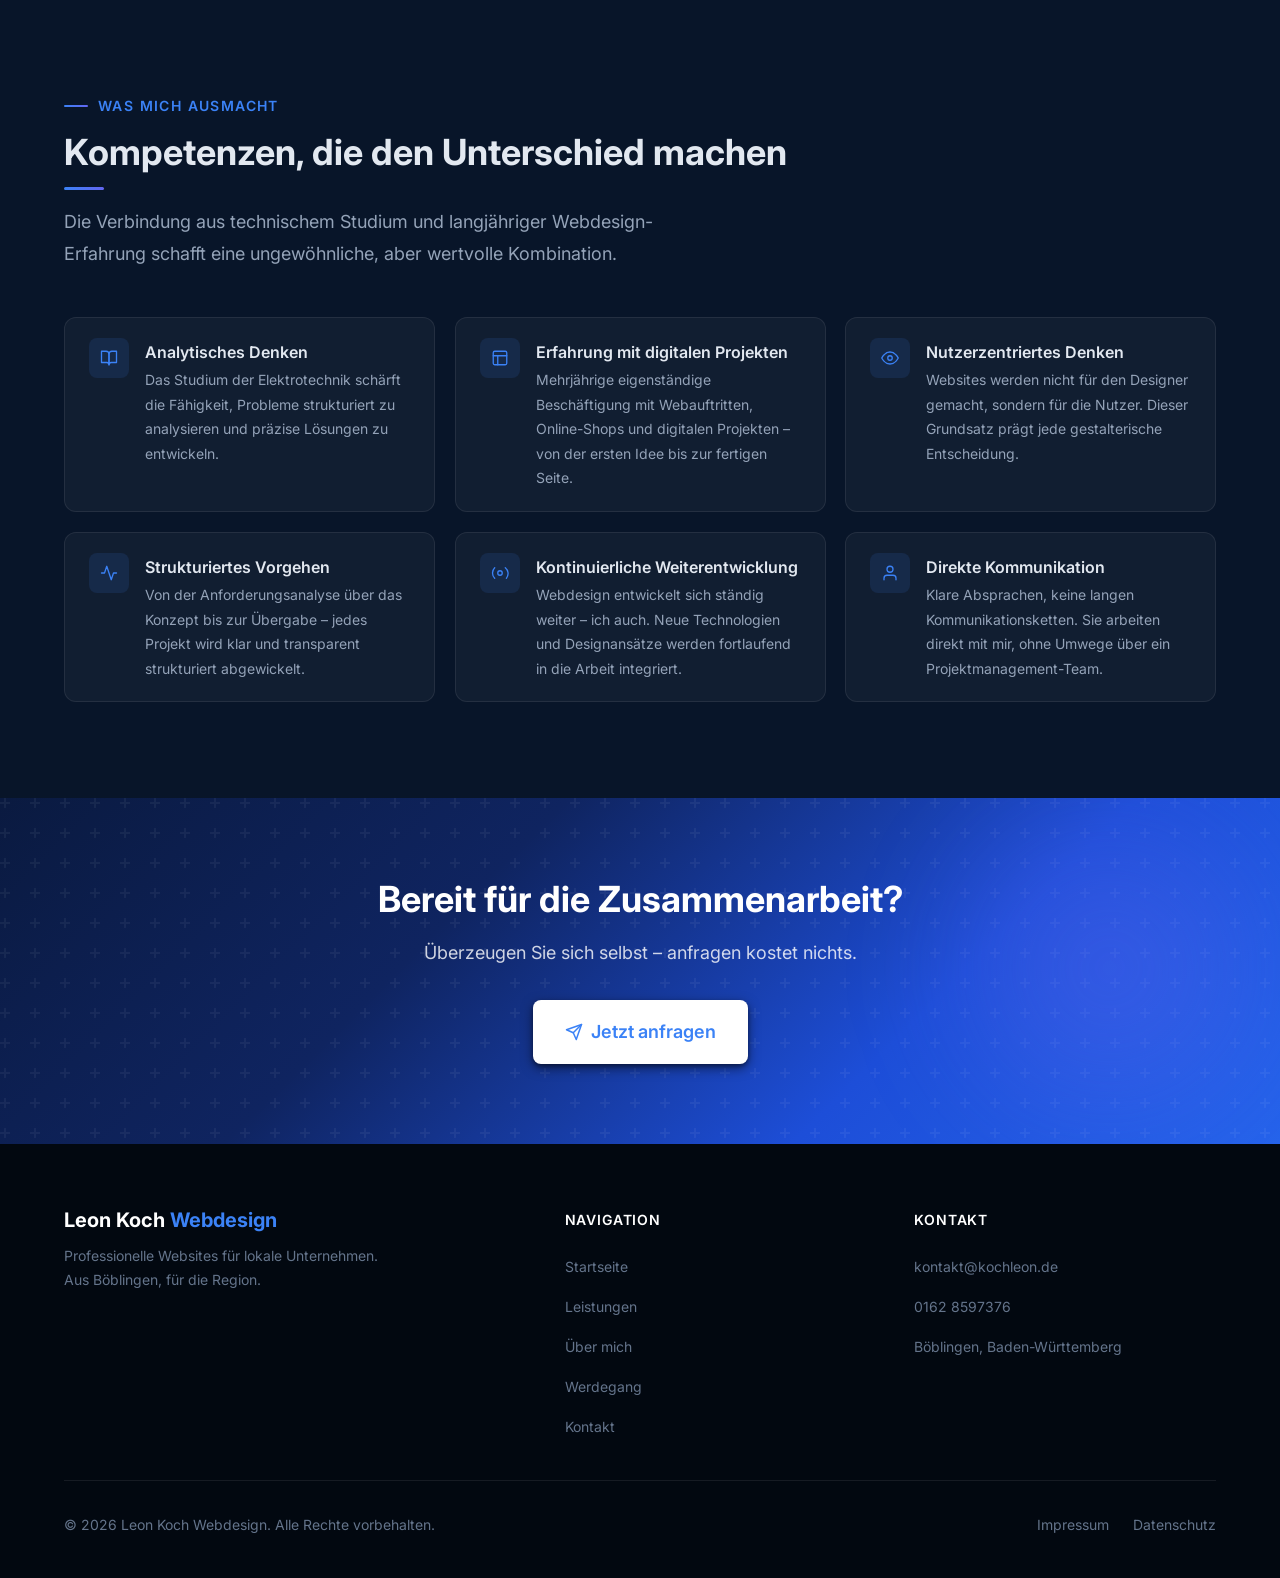
<file: werdegang.html>
<!DOCTYPE html>
<html lang="de">
<head>
  <meta charset="UTF-8">
  <meta name="viewport" content="width=device-width, initial-scale=1.0">
  <meta name="description" content="Werdegang von Leon Koch – Webdesigner aus Böblingen. Vom ersten Webprojekt bis heute: Ausbildung, Studium und Erfahrung im Webdesign.">
  <meta name="author" content="Leon Koch">
  <meta name="robots" content="index, follow">
  <title>Werdegang | Webdesigner Leon Koch Böblingen</title>
  <link rel="canonical" href="https://kochleon.de/werdegang.html">
  <meta property="og:type" content="website">
  <meta property="og:url" content="https://kochleon.de/werdegang.html">
  <meta property="og:title" content="Werdegang | Webdesigner Leon Koch Böblingen">
  <meta property="og:description" content="Vom ersten Webprojekt bis heute – der Werdegang von Leon Koch, Webdesigner aus Böblingen.">
  <meta property="og:locale" content="de_DE">
  <meta property="og:site_name" content="Leon Koch Webdesign">
  <link rel="preconnect" href="https://fonts.googleapis.com">
  <link rel="preconnect" href="https://fonts.gstatic.com" crossorigin>
  <link href="https://fonts.googleapis.com/css2?family=Inter:wght@400;500;600;700&display=swap" rel="stylesheet">
  <link rel="icon" type="image/svg+xml" href="favicon.svg">
  <link rel="stylesheet" href="css/style.css">
  <style>
    /* Timeline-Erweiterungen für zwei Spalten (Bildung + Webdesign) */
    .timeline-cols {
      display: grid;
      grid-template-columns: 1fr 1fr;
      gap: var(--sp-16);
      align-items: start;
    }
    .timeline-col__title {
      font-size: var(--fs-sm);
      font-weight: var(--fw-semibold);
      letter-spacing: 0.1em;
      text-transform: uppercase;
      color: var(--clr-text-muted);
      margin-bottom: var(--sp-8);
      display: flex;
      align-items: center;
      gap: var(--sp-3);
    }
    .timeline-col__title::after {
      content: '';
      flex: 1;
      height: 1px;
      background: var(--clr-border);
    }

    .competency-grid {
      display: grid;
      grid-template-columns: repeat(auto-fit, minmax(280px, 1fr));
      gap: var(--sp-5);
      margin-top: var(--sp-8);
    }
    .competency-item {
      display: flex;
      align-items: flex-start;
      gap: var(--sp-4);
      padding: var(--sp-5) var(--sp-6);
      background: rgba(255,255,255,.04);
      border: 1px solid rgba(255,255,255,.08);
      border-radius: var(--radius-lg);
      transition: box-shadow var(--tr), border-color var(--tr);
    }
    .competency-item:hover {
      box-shadow: var(--shadow);
      border-color: var(--clr-accent-border);
    }
    .competency-item__icon {
      width: 40px; height: 40px;
      background: var(--clr-accent-light);
      color: var(--clr-accent);
      border-radius: var(--radius);
      display: flex;
      align-items: center;
      justify-content: center;
      flex-shrink: 0;
    }
    .competency-item__icon svg { width: 18px; height: 18px; }
    .competency-item__title {
      font-size: var(--fs-base);
      font-weight: var(--fw-semibold);
      color: var(--clr-text);
      margin-bottom: 2px;
    }
    .competency-item__desc {
      font-size: var(--fs-sm);
      color: var(--clr-text-muted);
      line-height: var(--lh-relaxed);
    }

    @media (max-width: 768px) {
      .timeline-cols {
        grid-template-columns: 1fr;
        gap: var(--sp-12);
      }
    }
  </style>
</head>
<body>

  <a href="#main" class="skip-link">Zum Inhalt springen</a>

  <!-- ===== HEADER ===== -->
  <header class="header">
    <div class="container header__inner">
      <a href="index.html" class="header__logo" aria-label="Leon Koch Webdesign – Startseite">
        Leon Koch <span>Webdesign</span>
      </a>

      <input type="checkbox" id="nav-toggle" class="nav-toggle sr-only">
      <nav class="nav" aria-label="Hauptnavigation">
        <ul class="nav__list">
          <li><a href="index.html"       class="nav__link">Start</a></li>
          <li><a href="leistungen.html"  class="nav__link">Leistungen</a></li>
          <li><a href="ueber-mich.html"  class="nav__link">Über mich</a></li>
          <li><a href="werdegang.html"   class="nav__link active">Werdegang</a></li>
          <li><a href="kontakt.html"     class="nav__link nav__link--cta">Projekt anfragen</a></li>
        </ul>
      </nav>
      <div class="header__right">
        <a href="https://wa.me/491628597376" class="header__wa-btn" target="_blank" rel="noopener noreferrer" aria-label="Per WhatsApp kontaktieren"><svg xmlns="http://www.w3.org/2000/svg" viewBox="0 0 24 24" fill="currentColor" aria-hidden="true"><path d="M17.472 14.382c-.297-.149-1.758-.867-2.03-.967-.273-.099-.471-.148-.67.15-.197.297-.767.966-.94 1.164-.173.199-.347.223-.644.075-.297-.15-1.255-.463-2.39-1.475-.883-.788-1.48-1.761-1.653-2.059-.173-.297-.018-.458.13-.606.134-.133.298-.347.446-.52.149-.174.198-.298.298-.497.099-.198.05-.371-.025-.52-.075-.149-.669-1.612-.916-2.207-.242-.579-.487-.5-.669-.51-.173-.008-.371-.01-.57-.01-.198 0-.52.074-.792.372-.272.297-1.04 1.016-1.04 2.479 0 1.462 1.065 2.875 1.213 3.074.149.198 2.096 3.2 5.077 4.487.709.306 1.262.489 1.694.625.712.227 1.36.195 1.871.118.571-.085 1.758-.719 2.006-1.413.248-.694.248-1.289.173-1.413-.074-.124-.272-.198-.57-.347m-5.421 7.403h-.004a9.87 9.87 0 0 1-5.031-1.378l-.361-.214-3.741.982.998-3.648-.235-.374a9.86 9.86 0 0 1-1.51-5.26c.001-5.45 4.436-9.884 9.888-9.884 2.64 0 5.122 1.03 6.988 2.898a9.825 9.825 0 0 1 2.893 6.994c-.003 5.45-4.437 9.884-9.885 9.884m8.413-18.297A11.815 11.815 0 0 0 12.05 0C5.495 0 .16 5.335.157 11.892c0 2.096.547 4.142 1.588 5.945L.057 24l6.305-1.654a11.882 11.882 0 0 0 5.683 1.448h.005c6.554 0 11.89-5.335 11.893-11.893a11.821 11.821 0 0 0-3.48-8.413z"/></svg></a>
        <label for="nav-toggle" class="nav-toggle-label" aria-label="Navigation öffnen oder schließen">
        <span></span>
        <span></span>
        <span></span>
      </label>
      </div>
    </div>
  </header>

  <main id="main">

    <!-- ===== PAGE HERO ===== -->
    <section class="page-hero">
      <div class="container">
        <nav class="page-hero__breadcrumb" aria-label="Breadcrumb">
          <a href="index.html">Start</a>
          <span aria-hidden="true">/</span>
          <span aria-current="page">Werdegang</span>
        </nav>
        <h1 class="page-hero__title">Werdegang</h1>
        <p class="page-hero__subtitle">
          Ausbildung, Studium und ein kontinuierlicher Weg ins Webdesign –
          hier finden Sie einen Überblick über meinen bisherigen Werdegang.
        </p>
      </div>
    </section>


    <!-- ===== TIMELINE ===== -->
    <section class="section" aria-label="Bildungsweg">
      <div class="container">
        <div class="timeline-cols">

          <!-- Linke Spalte: Bildungsweg -->
          <div>
            <p class="timeline-col__title">Bildungsweg</p>
            <ol class="timeline" aria-label="Chronologischer Bildungsweg">

              <li class="timeline__item">
                <p class="timeline__period">09/2016 – 07/2024</p>
                <h2 class="timeline__title">Stiftsgymnasium Sindelfingen</h2>
                <p class="timeline__location">Sindelfingen</p>
                <p class="timeline__desc">
                  Abitur mit Schwerpunkt auf Mathematik und Naturwissenschaften.
                  Strukturiertes Denken und analytisches Arbeiten sind seitdem fester
                  Bestandteil meiner Herangehensweise.
                </p>
              </li>

              <li class="timeline__item timeline__item--active">
                <p class="timeline__period">10/2024 – heute</p>
                <h2 class="timeline__title">Duales Studium – Bachelor of Engineering</h2>
                <p class="timeline__location">Elektrotechnik</p>
                <p class="timeline__desc">
                  Kombination aus theoretischer Ausbildung an der Hochschule und
                  praktischer Anwendung im Unternehmen. Das Studium schärft technisches
                  Verständnis, präzises Denken und die Fähigkeit, komplexe Sachverhalte
                  strukturiert zu lösen – Kompetenzen, die ich direkt in meine Arbeit
                  als Webdesigner einfließen lasse.
                </p>
                <span class="timeline__tag">
                  <svg xmlns="http://www.w3.org/2000/svg" width="10" height="10" viewBox="0 0 24 24" fill="none" stroke="currentColor" stroke-width="2.5" stroke-linecap="round" stroke-linejoin="round" aria-hidden="true"><circle cx="12" cy="12" r="10"></circle></svg>
                  Aktuell
                </span>
              </li>

            </ol>
          </div>

          <!-- Rechte Spalte: Webdesign-Weg -->
          <div>
            <p class="timeline-col__title">Webdesign-Weg</p>
            <ol class="timeline" aria-label="Chronologischer Webdesign-Weg">

              <li class="timeline__item">
                <p class="timeline__period">Ab 2018 (Alter 14)</p>
                <h2 class="timeline__title">Einstieg ins Webdesign</h2>
                <p class="timeline__location">Eigenständig</p>
                <p class="timeline__desc">
                  Erste eigenständige Beschäftigung mit Webdesign über Baukastensysteme
                  wie Wix und Weebly. Entwicklung eines Verständnisses für Layouts,
                  Farbgestaltung und Nutzerführung durch eigene Experimente und Projekte.
                </p>
              </li>

              <li class="timeline__item">
                <p class="timeline__period">2020 – 2023</p>
                <h2 class="timeline__title">Eigene Projekte & Websites</h2>
                <p class="timeline__location">Eigenständig</p>
                <p class="timeline__desc">
                  Aufbau eigener digitaler Projekte und Websites. Praktisches Verständnis
                  dafür entwickelt, wie Seitenstruktur und Nutzerführung darüber entscheiden,
                  ob eine Seite funktioniert – oder nicht.
                </p>
              </li>

              <li class="timeline__item">
                <p class="timeline__period">2023 – 2025</p>
                <h2 class="timeline__title">Fokus auf individuelle Website-Konzepte</h2>
                <p class="timeline__location">Eigenständig</p>
                <p class="timeline__desc">
                  Weiterentwicklung zur eigenständigen Konzeption und Gestaltung von Websites –
                  darunter auch erste Online-Shops mit Shopify. Vertiefung des Verständnisses
                  für Nutzerführung, visuelles Design und die Wirkung von Websites
                  auf verschiedene Zielgruppen.
                </p>
              </li>

              <li class="timeline__item timeline__item--active">
                <p class="timeline__period">heute</p>
                <h2 class="timeline__title">Leon Koch Webdesign</h2>
                <p class="timeline__location">Böblingen, Baden-Württemberg</p>
                <p class="timeline__desc">
                  Websites für lokale Unternehmen – gestalterisch und strukturell
                  durchdacht, mobil optimiert und direkt auf die Zielgruppe
                  des jeweiligen Unternehmens abgestimmt.
                </p>
                <span class="timeline__tag">
                  <svg xmlns="http://www.w3.org/2000/svg" width="10" height="10" viewBox="0 0 24 24" fill="none" stroke="currentColor" stroke-width="2.5" stroke-linecap="round" stroke-linejoin="round" aria-hidden="true"><circle cx="12" cy="12" r="10"></circle></svg>
                  Aktuell
                </span>
              </li>

            </ol>
          </div>

        </div>
      </div>
    </section>


    <!-- ===== KOMPETENZEN ===== -->
    <section class="section section--alt" aria-label="Kompetenzen">
      <div class="container">
        <span class="section-label">Was mich ausmacht</span>
        <h2 class="section-title">Kompetenzen, die den Unterschied machen</h2>
        <p class="section-subtitle">
          Die Verbindung aus technischem Studium und langjähriger Webdesign-Erfahrung
          schafft eine ungewöhnliche, aber wertvolle Kombination.
        </p>

        <div class="competency-grid">

          <div class="competency-item">
            <div class="competency-item__icon" aria-hidden="true">
              <svg xmlns="http://www.w3.org/2000/svg" viewBox="0 0 24 24" fill="none" stroke="currentColor" stroke-width="1.75" stroke-linecap="round" stroke-linejoin="round"><path d="M2 3h6a4 4 0 0 1 4 4v14a3 3 0 0 0-3-3H2z"></path><path d="M22 3h-6a4 4 0 0 0-4 4v14a3 3 0 0 1 3-3h7z"></path></svg>
            </div>
            <div>
              <p class="competency-item__title">Analytisches Denken</p>
              <p class="competency-item__desc">Das Studium der Elektrotechnik schärft die Fähigkeit, Probleme strukturiert zu analysieren und präzise Lösungen zu entwickeln.</p>
            </div>
          </div>

          <div class="competency-item">
            <div class="competency-item__icon" aria-hidden="true">
              <svg xmlns="http://www.w3.org/2000/svg" viewBox="0 0 24 24" fill="none" stroke="currentColor" stroke-width="1.75" stroke-linecap="round" stroke-linejoin="round"><rect x="3" y="3" width="18" height="18" rx="2" ry="2"></rect><line x1="3" y1="9" x2="21" y2="9"></line><line x1="9" y1="21" x2="9" y2="9"></line></svg>
            </div>
            <div>
              <p class="competency-item__title">Erfahrung mit digitalen Projekten</p>
              <p class="competency-item__desc">Mehrjährige eigenständige Beschäftigung mit Webauftritten, Online-Shops und digitalen Projekten – von der ersten Idee bis zur fertigen Seite.</p>
            </div>
          </div>

          <div class="competency-item">
            <div class="competency-item__icon" aria-hidden="true">
              <svg xmlns="http://www.w3.org/2000/svg" viewBox="0 0 24 24" fill="none" stroke="currentColor" stroke-width="1.75" stroke-linecap="round" stroke-linejoin="round"><path d="M1 12s4-8 11-8 11 8 11 8-4 8-11 8-11-8-11-8z"></path><circle cx="12" cy="12" r="3"></circle></svg>
            </div>
            <div>
              <p class="competency-item__title">Nutzerzentriertes Denken</p>
              <p class="competency-item__desc">Websites werden nicht für den Designer gemacht, sondern für die Nutzer. Dieser Grundsatz prägt jede gestalterische Entscheidung.</p>
            </div>
          </div>

          <div class="competency-item">
            <div class="competency-item__icon" aria-hidden="true">
              <svg xmlns="http://www.w3.org/2000/svg" viewBox="0 0 24 24" fill="none" stroke="currentColor" stroke-width="1.75" stroke-linecap="round" stroke-linejoin="round"><polyline points="22 12 18 12 15 21 9 3 6 12 2 12"></polyline></svg>
            </div>
            <div>
              <p class="competency-item__title">Strukturiertes Vorgehen</p>
              <p class="competency-item__desc">Von der Anforderungsanalyse über das Konzept bis zur Übergabe – jedes Projekt wird klar und transparent strukturiert abgewickelt.</p>
            </div>
          </div>

          <div class="competency-item">
            <div class="competency-item__icon" aria-hidden="true">
              <svg xmlns="http://www.w3.org/2000/svg" viewBox="0 0 24 24" fill="none" stroke="currentColor" stroke-width="1.75" stroke-linecap="round" stroke-linejoin="round"><circle cx="12" cy="12" r="3"></circle><path d="M19.07 4.93a10 10 0 0 1 1.41 14.14M4.93 4.93a10 10 0 0 0 0 14.14"></path></svg>
            </div>
            <div>
              <p class="competency-item__title">Kontinuierliche Weiterentwicklung</p>
              <p class="competency-item__desc">Webdesign entwickelt sich ständig weiter – ich auch. Neue Technologien und Designansätze werden fortlaufend in die Arbeit integriert.</p>
            </div>
          </div>

          <div class="competency-item">
            <div class="competency-item__icon" aria-hidden="true">
              <svg xmlns="http://www.w3.org/2000/svg" viewBox="0 0 24 24" fill="none" stroke="currentColor" stroke-width="1.75" stroke-linecap="round" stroke-linejoin="round"><path d="M20 21v-2a4 4 0 0 0-4-4H8a4 4 0 0 0-4 4v2"></path><circle cx="12" cy="7" r="4"></circle></svg>
            </div>
            <div>
              <p class="competency-item__title">Direkte Kommunikation</p>
              <p class="competency-item__desc">Klare Absprachen, keine langen Kommunikationsketten. Sie arbeiten direkt mit mir, ohne Umwege über ein Projektmanagement-Team.</p>
            </div>
          </div>

        </div>
      </div>
    </section>


    <!-- ===== CTA ===== -->
    <section class="cta-section" aria-label="Projekt anfragen">
      <div class="container cta-section__inner">
        <h2>Bereit für die Zusammenarbeit?</h2>
        <p>Überzeugen Sie sich selbst – anfragen kostet nichts.</p>
        <a href="kontakt.html" class="btn btn--white btn--lg">
          <svg xmlns="http://www.w3.org/2000/svg" width="18" height="18" viewBox="0 0 24 24" fill="none" stroke="currentColor" stroke-width="2" stroke-linecap="round" stroke-linejoin="round" aria-hidden="true"><line x1="22" y1="2" x2="11" y2="13"></line><polygon points="22 2 15 22 11 13 2 9 22 2"></polygon></svg>
          Jetzt anfragen
        </a>
      </div>
    </section>

  </main>


  <!-- ===== FOOTER ===== -->
  <footer class="footer" aria-label="Seitenfu&szlig;">
    <div class="container">
      <div class="footer__inner">
        <div class="footer__brand">
          <h3>Leon Koch <span>Webdesign</span></h3>
          <p>Professionelle Websites für lokale Unternehmen. Aus Böblingen, für die Region.</p>
        </div>
        <div>
          <p class="footer__col-title">Navigation</p>
          <ul class="footer__links">
            <li><a href="index.html"      class="footer__link">Startseite</a></li>
            <li><a href="leistungen.html" class="footer__link">Leistungen</a></li>
            <li><a href="ueber-mich.html" class="footer__link">Über mich</a></li>
            <li><a href="werdegang.html"  class="footer__link">Werdegang</a></li>
            <li><a href="kontakt.html"    class="footer__link">Kontakt</a></li>
          </ul>
        </div>
        <div>
          <p class="footer__col-title">Kontakt</p>
          <ul class="footer__links">
            <li><a href="mailto:kontakt@kochleon.de" class="footer__link">kontakt@kochleon.de</a></li>
            <li><a href="tel:+491628597376"         class="footer__link">0162 8597376</a></li>
            <li><span class="footer__link">Böblingen, Baden-Württemberg</span></li>
          </ul>
        </div>
      </div>
      <div class="footer__bottom">
        <p class="footer__copy">&copy; 2026 Leon Koch Webdesign. Alle Rechte vorbehalten.</p>
        <nav class="footer__legal" aria-label="Rechtliches">
          <a href="impressum.html">Impressum</a>
          <a href="datenschutz.html">Datenschutz</a>
        </nav>
      </div>
    </div>
  </footer>

  <script src="js/main.js" defer></script>
  
</body>
</html>
</file>
<file: css/style.css>
/* ============================================================
   Leon Koch Webdesign – Hauptstylesheet
   Design-System: Minimalist Professional, Inter, Blue Accent
   ============================================================ */

/* ---------- Custom Properties (Design Tokens) ---------- */
:root {
  /* Colors */
  --clr-white:        #ffffff;
  --clr-bg:           #060d1e;
  --clr-bg-section:   #0a1530;
  --clr-text:         #e2e8f0;
  --clr-text-muted:   #94a3b8;
  --clr-text-light:   #4e6585;
  --clr-accent:       #3b82f6;
  --clr-accent-hover: #2563eb;
  --clr-accent-light: rgba(59,130,246,.12);
  --clr-accent-border:rgba(59,130,246,.3);
  --clr-border:       rgba(255,255,255,.09);
  --clr-footer-bg:    #020810;
  --clr-footer-text:  #64748b;
  --clr-success:      #22c55e;

  /* Typography */
  --font:             'Inter', system-ui, -apple-system, sans-serif;

  /* Font scale (Major Third) */
  --fs-xs:   0.75rem;
  --fs-sm:   0.875rem;
  --fs-base: 1rem;
  --fs-lg:   1.125rem;
  --fs-xl:   1.25rem;
  --fs-2xl:  1.5rem;
  --fs-3xl:  1.875rem;
  --fs-4xl:  2.25rem;
  --fs-5xl:  3rem;
  --fs-6xl:  3.75rem;

  /* Weights */
  --fw-normal:   400;
  --fw-medium:   500;
  --fw-semibold: 600;
  --fw-bold:     700;

  /* Line heights */
  --lh-tight:   1.2;
  --lh-normal:  1.5;
  --lh-relaxed: 1.75;

  /* Spacing (8pt grid) */
  --sp-1:  0.25rem;
  --sp-2:  0.5rem;
  --sp-3:  0.75rem;
  --sp-4:  1rem;
  --sp-5:  1.25rem;
  --sp-6:  1.5rem;
  --sp-8:  2rem;
  --sp-10: 2.5rem;
  --sp-12: 3rem;
  --sp-16: 4rem;
  --sp-20: 5rem;
  --sp-24: 6rem;

  /* Borders & Radius */
  --radius-sm:   4px;
  --radius:      8px;
  --radius-lg:   12px;
  --radius-xl:   20px;
  --radius-full: 9999px;

  /* Shadows */
  --shadow-sm:  0 1px 3px rgba(0,0,0,.45),  0 1px 2px rgba(0,0,0,.3);
  --shadow:     0 4px 12px rgba(0,0,0,.5),  0 2px 4px rgba(0,0,0,.35);
  --shadow-md:  0 8px 24px rgba(0,0,0,.55), 0 4px 8px rgba(0,0,0,.4);
  --shadow-lg:  0 20px 40px rgba(0,0,0,.65), 0 8px 16px rgba(0,0,0,.45);

  /* Transitions */
  --tr: 180ms ease;
  --tr-slow: 320ms ease;

  /* Layout */
  --max-w: 1200px;
  --gutter: 1.5rem;
}

/* ---------- Reset ---------- */
*, *::before, *::after { box-sizing: border-box; margin: 0; padding: 0; }
html { scroll-behavior: smooth; font-size: 16px; overflow-x: clip; max-width: 100%; }
body {
  font-family: var(--font);
  font-size: var(--fs-base);
  line-height: var(--lh-relaxed);
  color: var(--clr-text);
  background: var(--clr-bg);
  overflow-x: clip;
  max-width: 100%;
  -webkit-font-smoothing: antialiased;
  -moz-osx-font-smoothing: grayscale;
}
img, svg { display: block; max-width: 100%; }
a { color: inherit; text-decoration: none; }
ul { list-style: none; }
select option {
  background: #0e1a35;
  color: #e2e8f0;
}
button, input, textarea, select {
  font: inherit;
  border: none;
  background: none;
  outline: none;
}
button { cursor: pointer; }

/* ---------- Accessibility ---------- */
:focus-visible {
  outline: 2px solid var(--clr-accent);
  outline-offset: 3px;
  border-radius: var(--radius-sm);
}
.sr-only {
  position: absolute;
  width: 1px; height: 1px;
  padding: 0; margin: -1px;
  overflow: hidden;
  clip: rect(0,0,0,0);
  white-space: nowrap;
  border: 0;
}

/* ---------- Container ---------- */
.container {
  width: 100%;
  max-width: var(--max-w);
  margin-inline: auto;
  padding-inline: var(--gutter);
}

/* ---------- Typography ---------- */
h1, h2, h3, h4 {
  font-weight: var(--fw-bold);
  line-height: var(--lh-tight);
  color: var(--clr-text);
}
h1 { font-size: clamp(var(--fs-3xl), 5vw, var(--fs-5xl)); }
h2 { font-size: clamp(var(--fs-2xl), 3vw, var(--fs-4xl)); }
h3 { font-size: var(--fs-xl); }
h4 { font-size: var(--fs-lg); }
p { color: var(--clr-text-muted); line-height: var(--lh-relaxed); }

.section-label {
  display: inline-flex;
  align-items: center;
  gap: 10px;
  font-size: var(--fs-sm);
  font-weight: var(--fw-semibold);
  letter-spacing: 0.1em;
  text-transform: uppercase;
  color: var(--clr-accent);
  margin-bottom: var(--sp-3);
}
.section-label::before {
  content: '';
  display: block;
  width: 24px;
  height: 2px;
  background: linear-gradient(90deg, var(--clr-accent), #6366f1);
  border-radius: 2px;
  flex-shrink: 0;
}
.section-title { margin-bottom: var(--sp-4); }
.section-subtitle {
  font-size: var(--fs-lg);
  color: var(--clr-text-muted);
  max-width: 56ch;
  margin-bottom: var(--sp-12);
}

/* ---------- Buttons ---------- */
.btn {
  display: inline-flex;
  align-items: center;
  gap: var(--sp-2);
  padding: 0.75rem 1.5rem;
  font-size: var(--fs-base);
  font-weight: var(--fw-semibold);
  border-radius: var(--radius);
  transition: background var(--tr), color var(--tr), box-shadow var(--tr), transform var(--tr);
  white-space: nowrap;
  min-height: 48px;
}
.btn:active { transform: scale(0.98); }

.btn--primary {
  background: var(--clr-accent);
  color: var(--clr-white);
  box-shadow: 0 2px 8px rgba(37,99,235,.25);
}
.btn--primary:hover {
  background: var(--clr-accent-hover);
  box-shadow: 0 4px 16px rgba(37,99,235,.35);
}
.btn--outline {
  background: transparent;
  color: var(--clr-accent);
  border: 2px solid var(--clr-accent);
}
.btn--outline:hover {
  background: var(--clr-accent-light);
}
.btn--ghost {
  background: transparent;
  color: var(--clr-text-muted);
  border: 2px solid var(--clr-border);
}
.btn--ghost:hover {
  background: var(--clr-bg);
  border-color: var(--clr-text-light);
  color: var(--clr-text);
}
.btn--ghost-light {
  background: transparent;
  color: rgba(255,255,255,.82);
  border: 1.5px solid rgba(255,255,255,.18);
}
.btn--ghost-light:hover {
  background: rgba(255,255,255,.09);
  border-color: rgba(255,255,255,.4);
  color: var(--clr-white);
}
.btn--lg { padding: 1rem 2rem; font-size: var(--fs-lg); min-height: 56px; }

/* ---------- Header / Navigation ---------- */
.header {
  position: sticky;
  top: 0;
  z-index: 100;
  background: rgba(6,13,30,.92);
  backdrop-filter: blur(12px);
  -webkit-backdrop-filter: blur(12px);
  border-bottom: 1px solid rgba(255,255,255,.07);
}
.header__inner {
  display: flex;
  align-items: center;
  height: 72px;
  gap: var(--sp-3);
}

.header__logo {
  flex-shrink: 0;
  font-size: var(--fs-lg);
  font-weight: var(--fw-bold);
  color: var(--clr-text);
  letter-spacing: -0.02em;
}
.header__logo span { color: var(--clr-accent); }

/* Desktop Nav */
.nav { margin-left: auto; }
.nav__list {
  display: flex;
  align-items: center;
  gap: var(--sp-1);
}
.nav__link {
  display: inline-flex;
  align-items: center;
  padding: 0.5rem 0.875rem;
  font-size: var(--fs-sm);
  font-weight: var(--fw-medium);
  color: var(--clr-text-muted);
  border-radius: var(--radius);
  transition: color var(--tr), background var(--tr);
}
.nav__link:hover,
.nav__link.active {
  color: var(--clr-text);
  background: var(--clr-bg-section);
}
.nav__link--cta {
  background: var(--clr-accent);
  color: var(--clr-white) !important;
  padding: 0.5rem 1.125rem;
  margin-left: var(--sp-2);
  font-weight: var(--fw-semibold);
}
.nav__link--cta:hover {
  background: var(--clr-accent-hover) !important;
}

/* Hamburger (mobile) */
.nav-toggle { display: none; }
.nav-toggle-label {
  display: none;
  flex-direction: column;
  gap: 5px;
  cursor: pointer;
  padding: var(--sp-2);
  border-radius: var(--radius);
}
.nav-toggle-label span {
  display: block;
  width: 22px;
  height: 2px;
  background: var(--clr-text);
  border-radius: 2px;
  transition: transform var(--tr), opacity var(--tr);
}

/* ---------- Sections ---------- */
.section {
  padding-block: var(--sp-24);
}
.section--alt {
  position: relative;
  overflow: hidden;
  background: #081529;
}
.section--alt > .container { position: relative; z-index: 2; }
.section--accent {
  background: var(--clr-accent);
  color: var(--clr-white);
}
.section--accent h2,
.section--accent p,
.section--accent .section-label {
  color: var(--clr-white);
}
.section--accent .section-label {
  opacity: .7;
}

/* ---------- Hero ---------- */
.hero {
  padding-block: clamp(2.5rem, 5vw, 4rem) clamp(1.5rem, 3vw, 2.5rem);
  overflow: hidden;
}
.hero__inner {
  display: grid;
  grid-template-columns: 1fr 1fr;
  align-items: center;
  gap: var(--sp-16);
  min-height: 440px;
}
.hero__content { max-width: 580px; }
.hero__eyebrow {
  display: inline-flex;
  align-items: center;
  gap: var(--sp-2);
  background: var(--clr-accent-light);
  color: var(--clr-accent);
  font-size: var(--fs-sm);
  font-weight: var(--fw-semibold);
  padding: 0.375rem 0.875rem;
  border-radius: var(--radius-full);
  margin-bottom: var(--sp-6);
  border: 1px solid var(--clr-accent-border);
  letter-spacing: 0.01em;
}
@keyframes pulse-dot {
  0%, 100% { opacity: 1; transform: scale(1); }
  50%       { opacity: .4; transform: scale(.65); }
}
.hero__eyebrow-dot {
  width: 7px; height: 7px;
  background: var(--clr-accent);
  border-radius: 50%;
  animation: pulse-dot 2.4s ease-in-out infinite;
}
@media (prefers-reduced-motion: reduce) {
  .hero__eyebrow-dot { animation: none; }
}
.hero__title {
  font-size: clamp(var(--fs-3xl), 7vw, 5rem);
  line-height: 1.04;
  margin-bottom: var(--sp-6);
  letter-spacing: -0.05em;
}
.hero__title-accent { color: var(--clr-accent); }
.hero__subtitle {
  font-size: var(--fs-lg);
  color: var(--clr-text-muted);
  margin-bottom: var(--sp-8);
  max-width: 48ch;
}
.hero__actions {
  display: flex;
  align-items: center;
  flex-wrap: wrap;
  gap: var(--sp-4);
}
.hero__meta {
  display: flex;
  align-items: center;
  gap: var(--sp-2);
  font-size: var(--fs-sm);
  color: var(--clr-text-muted);
}
.hero__meta-icon { color: var(--clr-text-light); }

/* Hero Visual: Browser Mockup */
.hero__visual {
  position: relative;
  display: flex;
  justify-content: center;
  align-items: center;
}
.browser-mockup {
  width: 100%;
  max-width: 520px;
  background: #ffffff;
  border-radius: var(--radius-xl);
  box-shadow: var(--shadow-lg);
  border: 1px solid var(--clr-border);
  overflow: hidden;
}
.browser-bar {
  background: var(--clr-bg-section);
  padding: 0.75rem 1rem;
  border-bottom: 1px solid var(--clr-border);
  display: flex;
  align-items: center;
  gap: 0.5rem;
}
.browser-dot {
  width: 10px; height: 10px;
  border-radius: 50%;
}
.browser-dot:nth-child(1) { background: #fc5f57; }
.browser-dot:nth-child(2) { background: #febc2e; }
.browser-dot:nth-child(3) { background: #28c840; }
.browser-url {
  flex: 1;
  background: #e2e8f0;
  border: 1px solid #cbd5e1;
  border-radius: var(--radius-full);
  padding: 0.25rem 0.875rem;
  font-size: var(--fs-xs);
  color: var(--clr-text-muted);
  margin-left: 0.5rem;
}
.browser-content {
  padding: 1.5rem;
  min-height: 300px;
  background: #f8fafc;
}
.mock-nav {
  display: flex;
  align-items: center;
  justify-content: space-between;
  margin-bottom: 1.5rem;
  padding-bottom: 1rem;
  border-bottom: 1px solid #e2e8f0;
}
.mock-logo {
  width: 80px; height: 10px;
  background: #1e293b;
  border-radius: 3px;
}
.mock-nav-links {
  display: flex;
  gap: 0.75rem;
}
.mock-nav-link {
  width: 40px; height: 8px;
  background: #cbd5e1;
  border-radius: 3px;
}
.mock-hero-area {
  text-align: center;
  padding: 1rem 0 1.5rem;
}
.mock-headline {
  width: 70%; height: 16px;
  background: #1e293b;
  border-radius: 4px;
  margin: 0 auto 0.75rem;
}
.mock-subline {
  width: 55%; height: 8px;
  background: #cbd5e1;
  border-radius: 3px;
  margin: 0 auto 0.5rem;
}
.mock-subline-short {
  width: 40%; height: 8px;
  background: #cbd5e1;
  border-radius: 3px;
  margin: 0 auto 1.25rem;
}
.mock-btn {
  display: inline-block;
  width: 100px; height: 28px;
  background: var(--clr-accent);
  border-radius: 6px;
}
.mock-cards {
  display: grid;
  grid-template-columns: repeat(3, 1fr);
  gap: 0.75rem;
  margin-top: 1.5rem;
}
.mock-card {
  height: 60px;
  background: #e2e8f0;
  border-radius: 6px;
  border: 1px solid #cbd5e1;
}

/* ---------- Card Grid ---------- */
.card-grid {
  display: grid;
  grid-template-columns: repeat(auto-fit, minmax(280px, 1fr));
  gap: var(--sp-6);
}
.card-grid--2 { grid-template-columns: repeat(auto-fit, minmax(340px, 1fr)); }
.card-grid--4 { grid-template-columns: repeat(auto-fit, minmax(220px, 1fr)); }

.card {
  background: rgba(255,255,255,.04);
  border: 1px solid rgba(255,255,255,.08);
  border-radius: var(--radius-lg);
  padding: var(--sp-8);
  transition: box-shadow var(--tr-slow), transform var(--tr-slow), border-color var(--tr);
}
.card:hover {
  box-shadow: var(--shadow-md);
  transform: translateY(-2px);
  border-color: var(--clr-accent-border);
}
.card__icon {
  width: 48px; height: 48px;
  display: flex;
  align-items: center;
  justify-content: center;
  background: var(--clr-accent-light);
  border-radius: var(--radius);
  margin-bottom: var(--sp-5);
  color: var(--clr-accent);
  flex-shrink: 0;
}
.card__icon svg { width: 22px; height: 22px; }
.card__title {
  font-size: var(--fs-xl);
  font-weight: var(--fw-semibold);
  margin-bottom: var(--sp-3);
  color: var(--clr-text);
}
.card__text {
  font-size: var(--fs-base);
  color: var(--clr-text-muted);
  line-height: var(--lh-relaxed);
}

/* ---------- Feature List ---------- */
.feature-list {
  display: grid;
  grid-template-columns: repeat(auto-fit, minmax(260px, 1fr));
  gap: var(--sp-5);
}
.feature-item {
  display: flex;
  gap: var(--sp-4);
  align-items: flex-start;
}
.feature-item__check {
  width: 22px; height: 22px;
  flex-shrink: 0;
  background: linear-gradient(135deg, var(--clr-accent), #6366f1);
  color: var(--clr-white);
  border-radius: 50%;
  display: flex;
  align-items: center;
  justify-content: center;
  margin-top: 2px;
  flex-shrink: 0;
}
.feature-item__check svg { width: 12px; height: 12px; }
.feature-item__text {
  font-size: var(--fs-base);
  color: var(--clr-text-muted);
  line-height: var(--lh-relaxed);
}
.feature-item__title {
  font-weight: var(--fw-semibold);
  color: var(--clr-text);
  display: block;
  margin-bottom: 2px;
}

/* ---------- Stats ---------- */
.stats-bar {
  display: grid;
  grid-template-columns: repeat(auto-fit, minmax(160px, 1fr));
  gap: var(--sp-6);
  padding: var(--sp-10) var(--sp-12);
  background: rgba(255,255,255,.04);
  border-radius: var(--radius-xl);
  box-shadow: var(--shadow-md);
  border: 1px solid rgba(255,255,255,.08);
  margin-top: var(--sp-8);
}
.stat { text-align: center; }
.stat__number {
  font-size: var(--fs-3xl);
  font-weight: var(--fw-bold);
  color: var(--clr-accent);
  line-height: 1;
  margin-bottom: var(--sp-2);
}
.stat__label {
  font-size: var(--fs-sm);
  color: var(--clr-text-muted);
  font-weight: var(--fw-medium);
}

/* ---------- Profile / Über mich ---------- */
.profile-layout {
  display: grid;
  grid-template-columns: auto 1fr;
  gap: var(--sp-16);
  align-items: start;
}
.profile-image-wrap {
  width: 280px;
  flex-shrink: 0;
}
.profile-image {
  width: 280px;
  aspect-ratio: 3/4;
  background: linear-gradient(135deg, var(--clr-bg-section) 0%, var(--clr-accent-light) 100%);
  border-radius: var(--radius-xl);
  border: 2px solid var(--clr-border);
  display: flex;
  align-items: center;
  justify-content: center;
  overflow: hidden;
  position: relative;
}
.profile-image__placeholder {
  display: flex;
  flex-direction: column;
  align-items: center;
  gap: var(--sp-3);
  color: var(--clr-text-muted);
  font-size: var(--fs-sm);
  font-weight: var(--fw-medium);
}
.profile-image__placeholder svg {
  width: 64px; height: 64px;
  color: var(--clr-text-light);
}
.profile-badge {
  display: inline-flex;
  align-items: center;
  gap: var(--sp-2);
  background: var(--clr-accent-light);
  color: var(--clr-accent);
  font-size: var(--fs-sm);
  font-weight: var(--fw-semibold);
  padding: 0.5rem 1rem;
  border-radius: var(--radius-full);
  border: 1px solid var(--clr-accent-border);
  margin-top: var(--sp-4);
  width: 100%;
  justify-content: center;
}

.prose p { margin-bottom: var(--sp-5); }
.prose p:last-child { margin-bottom: 0; }

/* ---------- Timeline (Werdegang) ---------- */
.timeline {
  position: relative;
  padding-left: var(--sp-10);
}
.timeline::before {
  content: '';
  position: absolute;
  left: 0;
  top: 8px;
  bottom: 0;
  width: 2px;
  background: linear-gradient(to bottom, var(--clr-accent), #6366f1 60%, var(--clr-border));
}
.timeline__item {
  position: relative;
  padding-bottom: var(--sp-12);
}
.timeline__item:last-child { padding-bottom: 0; }
.timeline__item::before {
  content: '';
  position: absolute;
  left: calc(-1 * var(--sp-10) - 6px);
  top: 6px;
  width: 14px; height: 14px;
  background: var(--clr-bg-section);
  border: 2px solid var(--clr-accent);
  border-radius: 50%;
}
.timeline__item--active::before {
  background: linear-gradient(135deg, var(--clr-accent), #6366f1);
  box-shadow: 0 0 0 4px rgba(37,99,235,.12), 0 0 14px rgba(37,99,235,.35);
}
.timeline__period {
  font-size: var(--fs-sm);
  font-weight: var(--fw-semibold);
  color: var(--clr-accent);
  letter-spacing: 0.03em;
  margin-bottom: var(--sp-2);
  text-transform: uppercase;
}
.timeline__title {
  font-size: var(--fs-xl);
  font-weight: var(--fw-semibold);
  color: var(--clr-text);
  margin-bottom: var(--sp-1);
}
.timeline__location {
  font-size: var(--fs-sm);
  color: var(--clr-text-muted);
  margin-bottom: var(--sp-3);
}
.timeline__desc {
  font-size: var(--fs-base);
  color: var(--clr-text-muted);
  max-width: 60ch;
}
.timeline__tag {
  display: inline-flex;
  align-items: center;
  gap: 4px;
  background: var(--clr-accent-light);
  color: var(--clr-accent);
  font-size: var(--fs-xs);
  font-weight: var(--fw-semibold);
  padding: 3px 10px;
  border-radius: var(--radius-full);
  border: 1px solid var(--clr-accent-border);
  margin-top: var(--sp-3);
}

/* ---------- Contact Form ---------- */
.contact-layout {
  display: grid;
  grid-template-columns: 1fr 1.5fr;
  gap: var(--sp-16);
  align-items: start;
}
.contact-info__item {
  display: flex;
  align-items: flex-start;
  gap: var(--sp-4);
  padding: var(--sp-5) 0;
  border-bottom: 1px solid var(--clr-border);
}
.contact-info__item:last-child { border-bottom: none; }
.contact-info__icon {
  width: 40px; height: 40px;
  display: flex;
  align-items: center;
  justify-content: center;
  background: var(--clr-accent-light);
  border-radius: var(--radius);
  color: var(--clr-accent);
  flex-shrink: 0;
}
.contact-info__icon svg { width: 18px; height: 18px; }
.contact-info__label {
  font-size: var(--fs-xs);
  font-weight: var(--fw-semibold);
  color: var(--clr-text-muted);
  text-transform: uppercase;
  letter-spacing: 0.08em;
  margin-bottom: 2px;
}
.contact-info__value {
  font-size: var(--fs-base);
  color: var(--clr-text);
  font-weight: var(--fw-medium);
  text-decoration: none;
  transition: color var(--tr);
}
.contact-info__value:hover { color: var(--clr-accent); }

.form-card {
  background: rgba(255,255,255,.04);
  border: 1px solid rgba(255,255,255,.08);
  border-radius: var(--radius-xl);
  padding: var(--sp-10);
  box-shadow: var(--shadow-sm);
}
.form-group {
  margin-bottom: var(--sp-5);
}
.form-group label {
  display: block;
  font-size: var(--fs-sm);
  font-weight: var(--fw-semibold);
  color: var(--clr-text);
  margin-bottom: var(--sp-2);
}
.form-group label .required {
  color: var(--clr-accent);
  margin-left: 2px;
}
.form-control {
  width: 100%;
  padding: 0.75rem 1rem;
  font-size: var(--fs-base);
  color: var(--clr-text);
  background: rgba(255,255,255,.06);
  border: 1.5px solid rgba(255,255,255,.1);
  border-radius: var(--radius);
  transition: border-color var(--tr), box-shadow var(--tr);
  min-height: 48px;
}
.form-control:focus {
  border-color: var(--clr-accent);
  box-shadow: 0 0 0 3px rgba(37,99,235,.12);
  outline: none;
}
.form-control::placeholder { color: var(--clr-text-light); }
textarea.form-control {
  min-height: 148px;
  resize: vertical;
  line-height: var(--lh-relaxed);
}

/* ---------- CTA Section ---------- */
.cta-section {
  padding-block: var(--sp-20);
  background: var(--clr-accent);
  position: relative;
  overflow: hidden;
}
.cta-section::before {
  content: '';
  position: absolute;
  inset: 0;
  background: url("data:image/svg+xml,%3Csvg width='60' height='60' viewBox='0 0 60 60' xmlns='http://www.w3.org/2000/svg'%3E%3Cg fill='none' fill-rule='evenodd'%3E%3Cg fill='%23ffffff' fill-opacity='0.04'%3E%3Cpath d='M36 34v-4h-2v4h-4v2h4v4h2v-4h4v-2h-4zm0-30V0h-2v4h-4v2h4v4h2V6h4V4h-4zM6 34v-4H4v4H0v2h4v4h2v-4h4v-2H6zM6 4V0H4v4H0v2h4v4h2V6h4V4H6z'/%3E%3C/g%3E%3C/g%3E%3C/svg%3E");
}
.cta-section__inner {
  position: relative;
  text-align: center;
}
.cta-section h2 {
  color: var(--clr-white);
  margin-bottom: var(--sp-4);
}
.cta-section p {
  color: rgba(255,255,255,.8);
  font-size: var(--fs-lg);
  margin-bottom: var(--sp-8);
}
.btn--white {
  background: var(--clr-white);
  color: var(--clr-accent);
  font-weight: var(--fw-semibold);
  box-shadow: var(--shadow);
}
.btn--white:hover {
  background: var(--clr-bg);
  box-shadow: var(--shadow-md);
}

/* ---------- Leistungen Detail ---------- */
.service-detail {
  display: grid;
  gap: var(--sp-6);
}
.service-card {
  background: rgba(255,255,255,.04);
  border: 1px solid rgba(255,255,255,.08);
  border-radius: var(--radius-lg);
  padding: var(--sp-8) var(--sp-10);
  display: grid;
  grid-template-columns: auto 1fr;
  gap: var(--sp-8);
  align-items: start;
  transition: box-shadow var(--tr-slow), border-color var(--tr);
}
.service-card:hover {
  box-shadow: var(--shadow-md);
  border-color: var(--clr-accent-border);
}
.service-card__number {
  font-size: var(--fs-4xl);
  font-weight: var(--fw-bold);
  background: linear-gradient(135deg, rgba(37,99,235,.22) 0%, rgba(99,102,241,.18) 100%);
  -webkit-background-clip: text;
  -webkit-text-fill-color: transparent;
  background-clip: text;
  line-height: 1;
  user-select: none;
  letter-spacing: -0.04em;
  min-width: 60px;
  transition: background var(--tr-slow);
}
.service-card:hover .service-card__number {
  background: linear-gradient(135deg, #3b82f6 0%, #8b5cf6 100%);
  -webkit-background-clip: text;
  background-clip: text;
}
.service-card__title {
  font-size: var(--fs-2xl);
  font-weight: var(--fw-bold);
  margin-bottom: var(--sp-3);
}
.service-card__text {
  color: var(--clr-text-muted);
  line-height: var(--lh-relaxed);
  margin-bottom: var(--sp-4);
}
.service-card__bullets {
  display: flex;
  flex-wrap: wrap;
  gap: var(--sp-2);
}
.service-bullet {
  display: inline-flex;
  align-items: center;
  gap: 4px;
  font-size: var(--fs-sm);
  color: var(--clr-accent);
  background: var(--clr-accent-light);
  padding: 4px 12px;
  border-radius: var(--radius-full);
  font-weight: var(--fw-medium);
  border: 1px solid var(--clr-accent-border);
}

/* ---------- Page Hero (Subpages) ---------- */
.page-hero {
  padding-block: var(--sp-16) var(--sp-12);
  border-bottom: 1px solid var(--clr-border);
  background: #0e1d40;
  border-bottom: none;
  position: relative;
  overflow: hidden;
}
.page-hero::after {
  content: '';
  position: absolute;
  inset: 0;
  background: radial-gradient(ellipse 70% 100% at 95% 50%, rgba(37,99,235,.25) 0%, transparent 60%);
  pointer-events: none;
}
.page-hero__breadcrumb {
  display: flex;
  align-items: center;
  gap: var(--sp-2);
  font-size: var(--fs-sm);
  color: var(--clr-text-muted);
  margin-bottom: var(--sp-5);
}
.page-hero__breadcrumb a {
  color: var(--clr-accent);
  transition: opacity var(--tr);
}
.page-hero__breadcrumb a:hover { opacity: .7; }
.page-hero__breadcrumb span { color: var(--clr-text-light); }
.page-hero__title { margin-bottom: var(--sp-4); }
.page-hero__subtitle {
  font-size: var(--fs-lg);
  color: var(--clr-text-muted);
  max-width: 56ch;
}

/* ---------- Footer ---------- */
.footer {
  background: var(--clr-footer-bg);
  color: var(--clr-footer-text);
  padding-block: var(--sp-16) var(--sp-10);
}
.footer__inner {
  display: grid;
  grid-template-columns: 1.5fr repeat(2, 1fr);
  gap: var(--sp-12);
  padding-bottom: var(--sp-10);
  border-bottom: 1px solid rgba(255,255,255,.08);
  margin-bottom: var(--sp-8);
}
.footer__brand h3 {
  font-size: var(--fs-xl);
  color: var(--clr-white);
  margin-bottom: var(--sp-3);
}
.footer__brand h3 span { color: var(--clr-accent); }
.footer__brand p {
  font-size: var(--fs-sm);
  color: var(--clr-footer-text);
  max-width: 36ch;
  line-height: var(--lh-relaxed);
}
.footer__col-title {
  font-size: var(--fs-sm);
  font-weight: var(--fw-semibold);
  color: var(--clr-white);
  letter-spacing: 0.06em;
  text-transform: uppercase;
  margin-bottom: var(--sp-5);
}
.footer__links {
  display: flex;
  flex-direction: column;
  gap: var(--sp-3);
}
.footer__link {
  font-size: var(--fs-sm);
  color: var(--clr-footer-text);
  transition: color var(--tr);
}
.footer__link:hover { color: var(--clr-white); }
.footer__bottom {
  display: flex;
  justify-content: space-between;
  align-items: center;
  flex-wrap: wrap;
  gap: var(--sp-3);
}
.footer__copy {
  font-size: var(--fs-sm);
  color: var(--clr-footer-text);
}
.footer__legal {
  display: flex;
  gap: var(--sp-6);
}
.footer__legal a {
  font-size: var(--fs-sm);
  color: var(--clr-footer-text);
  transition: color var(--tr);
}
.footer__legal a:hover { color: var(--clr-white); }

/* ---------- Divider ---------- */
.divider {
  border: none;
  border-top: 1px solid var(--clr-border);
  margin-block: var(--sp-12);
}

/* ---------- Skip Link ---------- */
.skip-link {
  position: absolute;
  top: -100%;
  left: var(--sp-4);
  background: var(--clr-accent);
  color: var(--clr-white);
  padding: 0.5rem 1rem;
  border-radius: var(--radius);
  font-weight: var(--fw-semibold);
  font-size: var(--fs-sm);
  z-index: 9999;
  transition: top 0.1s;
}
.skip-link:focus { top: var(--sp-4); }

/* ---------- WhatsApp Header Button ---------- */
.header__right {
  display: flex;
  align-items: center;
  gap: var(--sp-2);
}
.header__wa-btn {
  display: flex;
  align-items: center;
  justify-content: center;
  width: 38px;
  height: 38px;
  background: #25D366;
  border-radius: 50%;
  color: #fff;
  flex-shrink: 0;
  box-shadow: 0 2px 10px rgba(37,211,102,.35);
  transition: background 150ms ease, transform 150ms ease, box-shadow 150ms ease;
}
.header__wa-btn:hover {
  background: #1ebe5d;
  transform: scale(1.1);
  box-shadow: 0 4px 18px rgba(37,211,102,.55);
}
.header__wa-btn svg { width: 20px; height: 20px; }

/* ---------- Utilities ---------- */
.text-center  { text-align: center; }
.text-accent  { color: var(--clr-accent); }
.mt-8  { margin-top: var(--sp-8); }
.mt-12 { margin-top: var(--sp-12); }
.mb-4  { margin-bottom: var(--sp-4); }
.mb-8  { margin-bottom: var(--sp-8); }
.mb-12 { margin-bottom: var(--sp-12); }

/* ============================================================
   VISUAL ENHANCEMENTS
   ============================================================ */


/* ---------- Header scrolled state ---------- */
.header--scrolled {
  box-shadow: 0 4px 20px rgba(0,0,0,.5);
}

/* ---------- Gradient text (animated) ---------- */
.text-gradient {
  background: linear-gradient(90deg, #3b82f6 0%, #8b5cf6 25%, #06b6d4 50%, #8b5cf6 75%, #3b82f6 100%);
  background-size: 200% auto;
  -webkit-background-clip: text;
  -webkit-text-fill-color: transparent;
  background-clip: text;
  animation: gradient-flow 5s linear infinite;
}
@keyframes gradient-flow {
  0%   { background-position: 0%   center; }
  100% { background-position: 200% center; }
}
@media (prefers-reduced-motion: reduce) {
  .text-gradient { animation: none; }
}

/* ---------- Hero visual enhancements ---------- */
.hero {
  position: relative;
  isolation: isolate;
  background: var(--clr-bg);
  overflow: hidden;
}
/* Main gradient wash + bottom fade (behind all content) */
.hero::before {
  content: '';
  position: absolute;
  inset: 0;
  background:
    linear-gradient(to bottom, transparent 70%, var(--clr-bg) 100%),
    radial-gradient(ellipse 90% 80% at 95% 5%, rgba(37,99,235,.13) 0%, transparent 55%),
    radial-gradient(ellipse 70% 60% at 0% 100%, rgba(99,102,241,.09) 0%, transparent 50%);
  pointer-events: none;
  z-index: -2;
}
/* Dot-grid overlay */
.hero::after {
  content: '';
  position: absolute;
  inset: 0;
  background-image: radial-gradient(circle, rgba(148,163,184,.65) 1px, transparent 1px);
  background-size: 28px 28px;
  pointer-events: none;
  mask-image: radial-gradient(ellipse 70% 100% at 82% 42%, black 25%, transparent 70%);
  -webkit-mask-image: radial-gradient(ellipse 70% 100% at 82% 42%, black 25%, transparent 70%);
  z-index: -1;
}
/* Glowing orbs */
.hero__orb {
  position: absolute;
  border-radius: 50%;
  pointer-events: none;
  z-index: -1;
}
.hero__orb--1 {
  width: 700px; height: 700px;
  right: -200px; top: -220px;
  background: radial-gradient(circle, rgba(37,99,235,.18) 0%, transparent 60%);
  filter: blur(55px);
}
.hero__orb--2 {
  display: none;
}
/* Decorative ring behind browser mockup */
.hero__visual-ring {
  position: absolute;
  width: 480px; height: 480px;
  border-radius: 50%;
  border: 1px solid rgba(37,99,235,.10);
  top: 50%; left: 50%;
  transform: translate(-50%, -50%);
  pointer-events: none;
}
.hero__visual-ring::before {
  content: '';
  position: absolute;
  inset: 28px;
  border-radius: 50%;
  border: 1px solid rgba(37,99,235,.06);
}

/* Floating browser mockup */
@keyframes float-mockup {
  0%, 100% { transform: translateY(0px) rotate(0.3deg); }
  50%       { transform: translateY(-10px) rotate(-0.3deg); }
}
.browser-mockup {
  animation: float-mockup 7s ease-in-out infinite;
  position: relative;
  z-index: 1;
}
@media (prefers-reduced-motion: reduce) {
  .browser-mockup { animation: none; }
}

/* ---------- Section heading accent line ---------- */
.section-title {
  position: relative;
  padding-bottom: var(--sp-4);
}
.section-title::after {
  content: '';
  position: absolute;
  bottom: 0;
  left: 0;
  width: 40px;
  height: 3px;
  background: linear-gradient(90deg, var(--clr-accent), #6366f1);
  border-radius: 2px;
}
.text-center .section-title::after,
.cta-section .section-title::after {
  left: 50%;
  transform: translateX(-50%);
}

/* ---------- Card glow on hover ---------- */
.card:hover {
  box-shadow: 0 24px 60px rgba(37,99,235,.18), 0 4px 16px rgba(37,99,235,.10);
  border-color: rgba(37,99,235,.3);
  transform: translateY(-4px);
}

/* ---------- Service card left accent bar ---------- */
.service-card {
  position: relative;
  overflow: hidden;
}
.service-card::before {
  content: '';
  position: absolute;
  left: 0; top: 0; bottom: 0;
  width: 3px;
  background: linear-gradient(180deg, var(--clr-accent), #6366f1);
  transform: scaleY(0);
  transform-origin: bottom;
  transition: transform 300ms cubic-bezier(0.16,1,0.3,1);
  border-radius: 0 2px 2px 0;
}
.service-card:hover::before {
  transform: scaleY(1);
}
.service-card:hover {
  box-shadow: 0 12px 32px rgba(37,99,235,.11), 0 4px 8px rgba(37,99,235,.06);
}

/* ---------- CTA section gradient ---------- */
.cta-section {
  background: linear-gradient(135deg, #0a1a40 0%, #0f2460 35%, #1d4ed8 70%, #2563eb 100%);
}
.cta-section::before {
  content: '';
  position: absolute;
  inset: 0;
  background: url("data:image/svg+xml,%3Csvg width='60' height='60' viewBox='0 0 60 60' xmlns='http://www.w3.org/2000/svg'%3E%3Cg fill='none' fill-rule='evenodd'%3E%3Cg fill='%23ffffff' fill-opacity='0.05'%3E%3Cpath d='M36 34v-4h-2v4h-4v2h4v4h2v-4h4v-2h-4zm0-30V0h-2v4h-4v2h4v4h2V6h4V4h-4zM6 34v-4H4v4H0v2h4v4h2v-4h4v-2H6zM6 4V0H4v4H0v2h4v4h2V6h4V4H6z'/%3E%3C/g%3E%3C/g%3E%3C/svg%3E");
  pointer-events: none;
}
/* Glow orbs in CTA */
.cta-section::after {
  content: '';
  position: absolute;
  top: -80px; right: -80px;
  width: 500px; height: 500px;
  background: radial-gradient(circle, rgba(99,102,241,.35) 0%, transparent 60%);
  filter: blur(40px);
  pointer-events: none;
}

/* ---------- Scroll Reveal ---------- */
.reveal {
  opacity: 0;
  transform: translateY(28px);
  transition:
    opacity  0.65s cubic-bezier(0.16, 1, 0.3, 1),
    transform 0.65s cubic-bezier(0.16, 1, 0.3, 1);
  will-change: opacity, transform;
}
.reveal.visible {
  opacity: 1;
  transform: none;
}
.reveal--from-right {
  transform: translateX(40px) translateY(0);
}
.reveal--from-right.visible {
  transform: none;
}
@media (prefers-reduced-motion: reduce) {
  .reveal {
    opacity: 1;
    transform: none;
    transition: none;
  }
}

/* ---------- Stat number pulse on enter ---------- */
@keyframes stat-enter {
  0%   { transform: scale(0.7); opacity: 0; }
  60%  { transform: scale(1.08); }
  100% { transform: scale(1); opacity: 1; }
}
.stats-bar .reveal.visible .stat__number {
  animation: stat-enter 0.55s cubic-bezier(0.34, 1.56, 0.64, 1) both;
}
@media (prefers-reduced-motion: reduce) {
  .stats-bar .reveal.visible .stat__number { animation: none; }
}

/* ---------- Button glow on hover (alle Varianten) ---------- */
.btn {
  position: relative;
  overflow: hidden;
  transition:
    background   150ms ease,
    color        150ms ease,
    border-color 150ms ease,
    box-shadow   150ms ease,
    transform    150ms ease;
}

/* Shimmer-Schicht */
.btn::after {
  content: '';
  position: absolute;
  top: -50%; left: -75%;
  width: 50%; height: 200%;
  background: linear-gradient(
    105deg,
    transparent 30%,
    rgba(255,255,255,.35) 50%,
    transparent 70%
  );
  transform: skewX(-15deg);
  opacity: 0;
  transition: opacity 150ms ease, left 260ms ease;
  pointer-events: none;
}
.btn:hover::after {
  left: 125%;
  opacity: 1;
}

/* Primär */
.btn--primary {
  background: linear-gradient(135deg, #2563eb 0%, #1d4ed8 100%);
}
.btn--primary:hover {
  background: linear-gradient(135deg, #1d4ed8 0%, #1e40af 100%);
  box-shadow: 0 6px 24px rgba(37,99,235,.40), 0 2px 8px rgba(37,99,235,.20);
}

/* Outline */
.btn--outline:hover {
  background: var(--clr-accent-light);
  box-shadow: 0 4px 16px rgba(37,99,235,.18);
}

/* Ghost */
.btn--ghost:hover {
  background: var(--clr-bg);
  border-color: var(--clr-text-light);
  color: var(--clr-text);
  box-shadow: 0 4px 12px rgba(15,23,42,.08);
}

/* Weiß (CTA-Bereich) */
.btn--white:hover {
  background: var(--clr-bg);
  box-shadow: 0 6px 24px rgba(255,255,255,.25), 0 2px 8px rgba(255,255,255,.15);
}

/* Shimmer im weißen Button etwas dunkler */
.btn--white::after {
  background: linear-gradient(
    105deg,
    transparent 30%,
    rgba(37,99,235,.12) 50%,
    transparent 70%
  );
}

/* ---------- Responsive ---------- */

/* Tablet (≤1024px) */
@media (max-width: 1024px) {
  .hero__inner {
    grid-template-columns: 1fr;
    gap: var(--sp-12);
    text-align: center;
  }
  .hero__content { max-width: none; }
  .hero__subtitle { margin-inline: auto; }
  .hero__actions { justify-content: center; }
  .hero__visual { display: none; }

  .profile-layout {
    grid-template-columns: 1fr;
    gap: var(--sp-10);
  }
  .profile-image-wrap {
    width: 100%;
    display: flex;
    flex-direction: column;
    align-items: center;
  }
  .profile-image { max-width: 240px; width: 100%; }

  .contact-layout {
    grid-template-columns: 1fr;
    gap: var(--sp-10);
  }

  .footer__inner {
    grid-template-columns: 1fr 1fr;
    gap: var(--sp-8);
  }
  .footer__brand { grid-column: 1 / -1; }

  .service-card {
    grid-template-columns: 1fr;
    gap: var(--sp-4);
    padding: var(--sp-6) var(--sp-8);
  }
  .service-card__number { font-size: var(--fs-3xl); }
}

/* Mobile (≤768px) */
@media (max-width: 768px) {
  :root { --gutter: 1.125rem; }

  /* ── Spacing ── */
  .section { padding-block: var(--sp-12); }
  .hero { padding-block: var(--sp-8) var(--sp-10); }
  .page-hero { padding-block: var(--sp-10) var(--sp-8); }
  .cta-section { padding-block: var(--sp-16); }
  .footer { padding-block: var(--sp-12) var(--sp-8); }

  /* ── Typography ── */
  .section-subtitle { font-size: var(--fs-base); margin-bottom: var(--sp-8); }
  .hero__subtitle { font-size: var(--fs-base); }
  .hero__title { font-size: clamp(2.5rem, 11vw, 3rem); line-height: 1.05; letter-spacing: -0.04em; }

  /* ── Mobile Nav ── */
  .header__inner { justify-content: space-between; }
  .nav-toggle-label { display: flex; z-index: 110; }
  .nav {
    margin-left: 0;
    position: fixed;
    top: 0; left: 0;
    width: 100%; height: 100dvh;
    background: rgba(6,13,30,.97);
    backdrop-filter: blur(20px);
    -webkit-backdrop-filter: blur(20px);
    display: flex;
    align-items: center;
    justify-content: center;
    transform: translateX(100%);
    transition: transform var(--tr-slow);
    z-index: 100;
  }
  .nav-toggle:checked ~ .nav { transform: translateX(0); }
  .nav-toggle:checked ~ .header__right .nav-toggle-label span:nth-child(1) {
    transform: translateY(7px) rotate(45deg);
  }
  .nav-toggle:checked ~ .header__right .nav-toggle-label span:nth-child(2) { opacity: 0; }
  .nav-toggle:checked ~ .header__right .nav-toggle-label span:nth-child(3) {
    transform: translateY(-7px) rotate(-45deg);
  }
  .nav__list {
    flex-direction: column;
    gap: var(--sp-2);
    width: 100%;
    padding: var(--sp-8);
  }
  .nav__link {
    font-size: var(--fs-xl);
    padding: var(--sp-4) var(--sp-6);
    width: 100%;
    text-align: center;
    border-radius: var(--radius-lg);
  }
  .nav__link--cta {
    margin-left: 0;
    margin-top: var(--sp-4);
    text-align: center;
    font-size: var(--fs-xl);
    border-radius: var(--radius-lg);
  }

  /* ── Hero ── */
  .hero__eyebrow { font-size: var(--fs-xs); padding: 0.3rem 0.75rem; }
  .hero__actions {
    flex-direction: column;
    align-items: stretch;
    gap: var(--sp-3);
  }
  .hero__actions .btn { width: 100%; justify-content: center; }

  /* ── Grids ── */
  .card-grid { grid-template-columns: 1fr; }
  .card-grid--2 { grid-template-columns: 1fr; }
  .card-grid--4 { grid-template-columns: 1fr 1fr; }
  .kurzvorstellung-grid { grid-template-columns: 1fr !important; }
  .feature-list { grid-template-columns: 1fr; }

  /* ── Cards ── */
  .card { padding: var(--sp-5); }
  .card__icon { width: 40px; height: 40px; margin-bottom: var(--sp-4); }
  .card__title { font-size: var(--fs-lg); }

  /* ── Service Cards ── */
  .service-card {
    padding: var(--sp-5);
    grid-template-columns: 1fr;
    gap: var(--sp-2);
  }
  .service-card__number {
    font-size: var(--fs-2xl);
    min-width: auto;
  }

  /* ── Feature Items: card-style on mobile ── */
  .feature-item {
    background: rgba(255,255,255,.035);
    border: 1px solid rgba(255,255,255,.07);
    border-radius: var(--radius);
    padding: var(--sp-4);
  }

  /* ── Stats ── */
  .stats-bar { display: none; }

  /* ── Profile ── */
  .profile-image { max-width: 180px; }

  /* ── Timeline ── */
  .timeline { padding-left: var(--sp-8); }
  .timeline__item { padding-bottom: var(--sp-8); }

  /* ── Footer ── */
  .footer__inner { grid-template-columns: 1fr; gap: var(--sp-8); }
  .footer__brand { grid-column: auto; }
  .footer__bottom { flex-direction: column; text-align: center; }

  /* ── Forms ── */
  .form-card { padding: var(--sp-6); }

  /* ── CTA ── */
  .cta-section__inner .btn--lg { width: 100%; justify-content: center; }
}

/* Small mobile (≤400px) */
@media (max-width: 400px) {
  :root { --gutter: 1rem; }
  .card-grid--4 { grid-template-columns: 1fr; }
  .hero__title { letter-spacing: -0.03em; }
}

/* ============================================================
   CARD GRADIENT TOP SHIMMER
   ============================================================ */
.card {
  position: relative;
  overflow: hidden;
}
.card::before {
  content: '';
  position: absolute;
  top: 0; left: 16px; right: 16px;
  height: 1px;
  background: linear-gradient(
    90deg,
    transparent 0%,
    rgba(37,99,235,.55) 30%,
    rgba(139,92,246,.55) 70%,
    transparent 100%
  );
  opacity: 0;
  transition: opacity 320ms ease;
}
.card:hover::before { opacity: 1; }

/* Gradient icon boxes on cards */
.card__icon {
  background: linear-gradient(135deg, rgba(59,130,246,.15) 0%, rgba(99,102,241,.12) 100%);
}

/* ============================================================
   SECTION: KURZVORSTELLUNG — subtle gradient wash
   ============================================================ */
.section:not(.section--alt):not(.section--dark) {
  background: var(--clr-bg);
}

/* ============================================================
   SECTION--DARK (used on "Warum ich" section)
   ============================================================ */
.section--dark {
  background: #0a1530;
  position: relative;
  overflow: hidden;
}
/* Dot grid */
.section--dark::after {
  content: '';
  position: absolute;
  inset: 0;
  background-image: radial-gradient(circle, rgba(255,255,255,.04) 1px, transparent 1px);
  background-size: 32px 32px;
  pointer-events: none;
}
/* Labels + headings */
.section--dark .section-label {
  color: #7dd3fc;
}
.section--dark .section-label::before {
  background: linear-gradient(90deg, #60a5fa, #a78bfa);
}
.section--dark h2,
.section--dark .section-title { color: #f1f5f9; }
.section--dark .section-title::after {
  background: linear-gradient(90deg, #60a5fa, #a78bfa);
}
.section--dark .section-subtitle { color: rgba(241,245,249,.55); }
/* Glassmorphism cards */
.section--dark .card {
  background: rgba(255,255,255,.05);
  border: 1px solid rgba(255,255,255,.08);
  backdrop-filter: blur(10px);
  -webkit-backdrop-filter: blur(10px);
}
.section--dark .card:hover {
  background: rgba(255,255,255,.09);
  border-color: rgba(59,130,246,.4);
  box-shadow: 0 24px 60px rgba(0,0,0,.4), 0 0 0 1px rgba(59,130,246,.15);
  transform: translateY(-4px);
}
.section--dark .card__title { color: #f1f5f9; }
.section--dark .card__text  { color: rgba(241,245,249,.62); }
.section--dark .card__icon {
  background: rgba(59,130,246,.15);
  color: #60a5fa;
}
/* Gradient shimmer on dark cards */
.section--dark .card::before {
  background: linear-gradient(
    90deg,
    transparent 0%,
    rgba(96,165,250,.6) 30%,
    rgba(167,139,250,.6) 70%,
    transparent 100%
  );
}
/* Ensure stacking context for dot-grid not covering cards */
.section--dark > .container { position: relative; z-index: 1; }

/* ============================================================
   DARK HERO VARIANT
   ============================================================ */

.hero--dark {
  background: #060d1e;
}
/* Override gradient wash */
.hero--dark::before {
  background:
    linear-gradient(to bottom, transparent 65%, #060d1e 100%),
    radial-gradient(ellipse 85% 75% at 80% -10%, rgba(37,99,235,.55) 0%, transparent 55%),
    radial-gradient(ellipse 60% 50% at 5% 95%, rgba(99,102,241,.2) 0%, transparent 55%);
}
/* Bright dot grid */
.hero--dark::after {
  background-image: radial-gradient(circle, rgba(255,255,255,.07) 1px, transparent 1px);
  mask-image: radial-gradient(ellipse 80% 100% at 80% 40%, black 20%, transparent 65%);
  -webkit-mask-image: radial-gradient(ellipse 80% 100% at 80% 40%, black 20%, transparent 65%);
}
/* Stronger blue glow orb */
.hero--dark .hero__orb--1 {
  width: 800px; height: 800px;
  background: radial-gradient(circle, rgba(37,99,235,.4) 0%, transparent 55%);
  filter: blur(70px);
}
/* Eyebrow badge */
.hero--dark .hero__eyebrow {
  background: rgba(59,130,246,.1);
  color: #7dd3fc;
  border-color: rgba(59,130,246,.2);
}
.hero--dark .hero__eyebrow-dot {
  background: #38bdf8;
  box-shadow: 0 0 8px rgba(56,189,248,.7);
}
/* Typography */
.hero--dark .hero__title { color: #f1f5f9; }
.hero--dark .hero__subtitle { color: rgba(241,245,249,.55); }
/* Decorative rings */
.hero--dark .hero__visual-ring {
  border-color: rgba(255,255,255,.05);
}
.hero--dark .hero__visual-ring::before {
  border-color: rgba(255,255,255,.03);
}
/* Browser chrome adapts to dark bg */
.hero--dark .browser-bar {
  background: #1e293b;
  border-bottom-color: #2d3f5c;
}
.hero--dark .browser-url {
  background: #0f172a;
  border-color: #334155;
  color: #64748b;
}
/* Glowing mockup shadow */
.hero--dark .browser-mockup {
  box-shadow:
    0 0 0 1px rgba(255,255,255,.07),
    0 30px 70px rgba(0,0,0,.55),
    0 0 100px rgba(37,99,235,.2);
}

/* ── Glassmorphism stats bar ── */
.stats-bar--dark {
  background: rgba(255,255,255,.04);
  border-color: rgba(255,255,255,.07);
  backdrop-filter: blur(20px);
  -webkit-backdrop-filter: blur(20px);
  box-shadow: 0 8px 32px rgba(0,0,0,.5), inset 0 1px 0 rgba(255,255,255,.05);
}
.stats-bar--dark .stat__number {
  background: linear-gradient(135deg, #60a5fa 0%, #a78bfa 100%);
  -webkit-background-clip: text;
  -webkit-text-fill-color: transparent;
  background-clip: text;
}
.stats-bar--dark .stat__label {
  color: rgba(241,245,249,.45);
}
/* Dividers between stats on dark */
@media (min-width: 641px) {
  .stats-bar--dark .stat + .stat {
    border-left: 1px solid rgba(255,255,255,.06);
    padding-left: var(--sp-6);
  }
}
</file>
